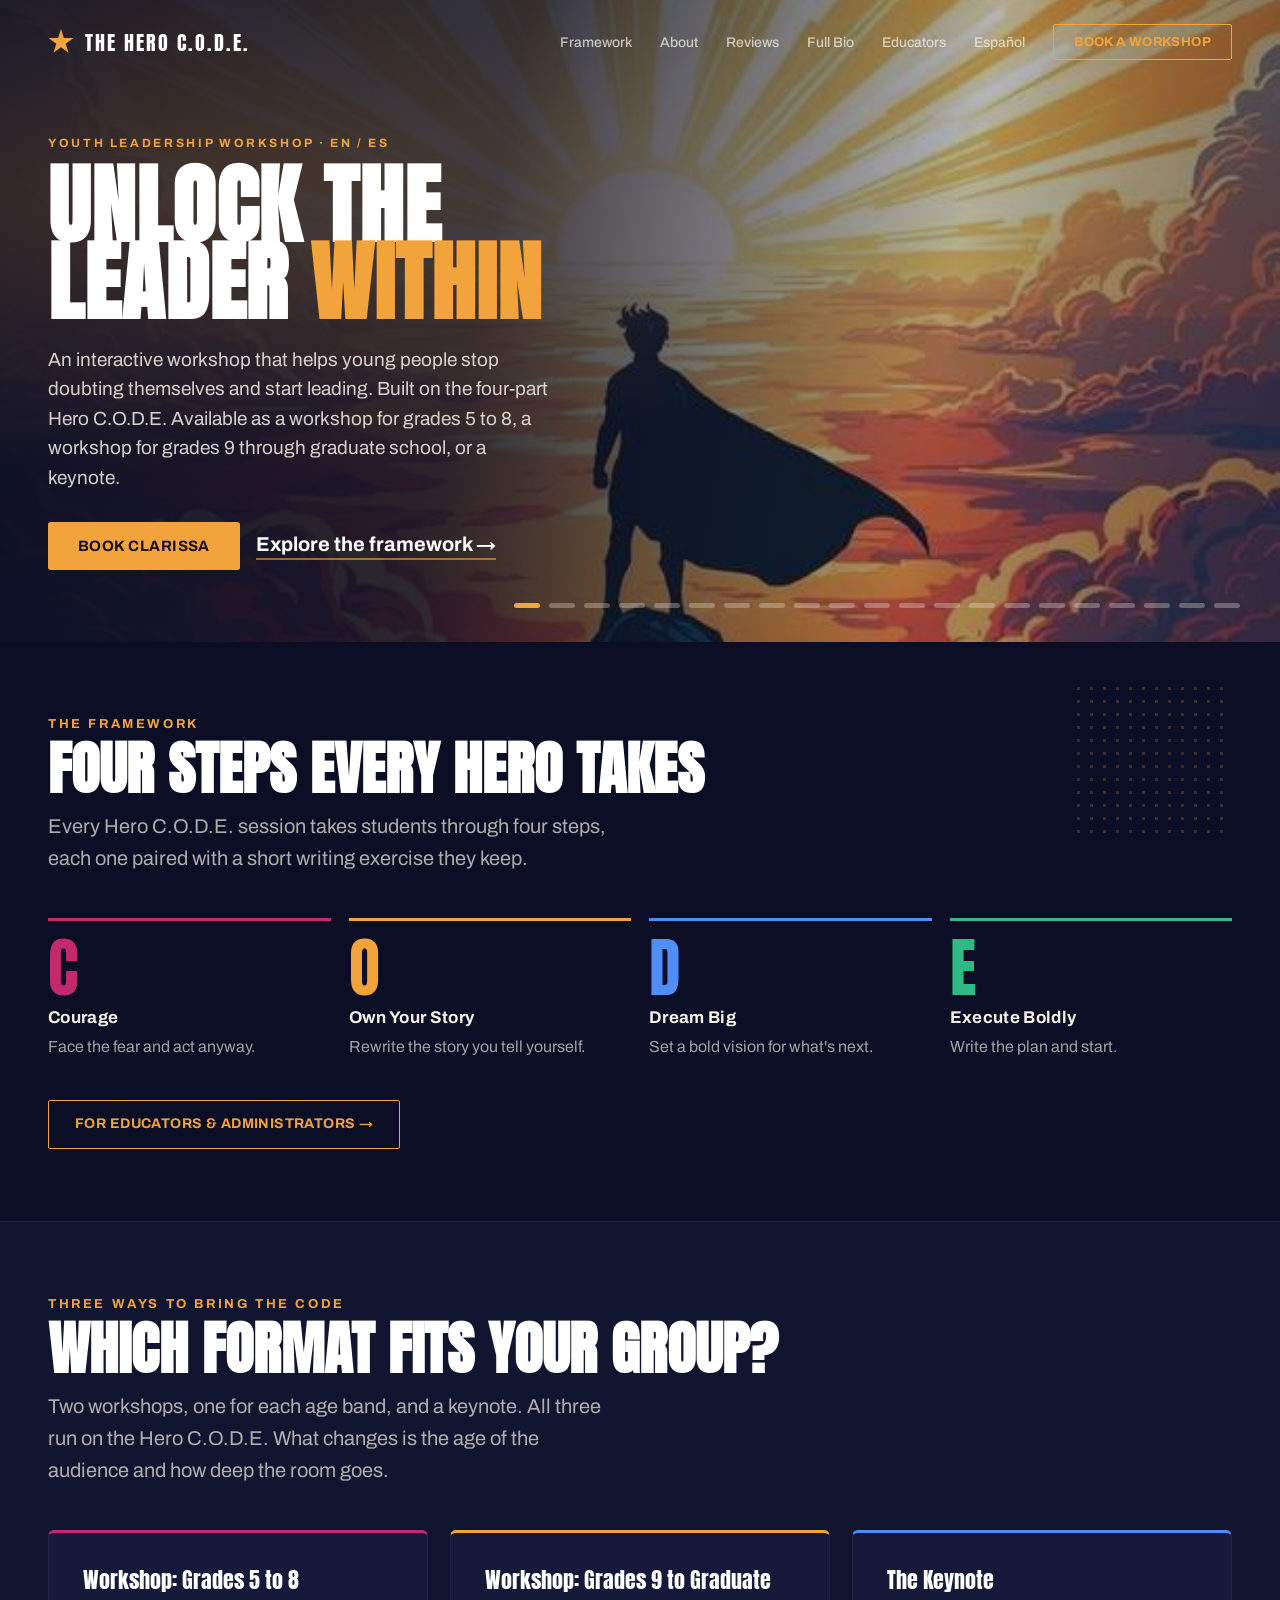
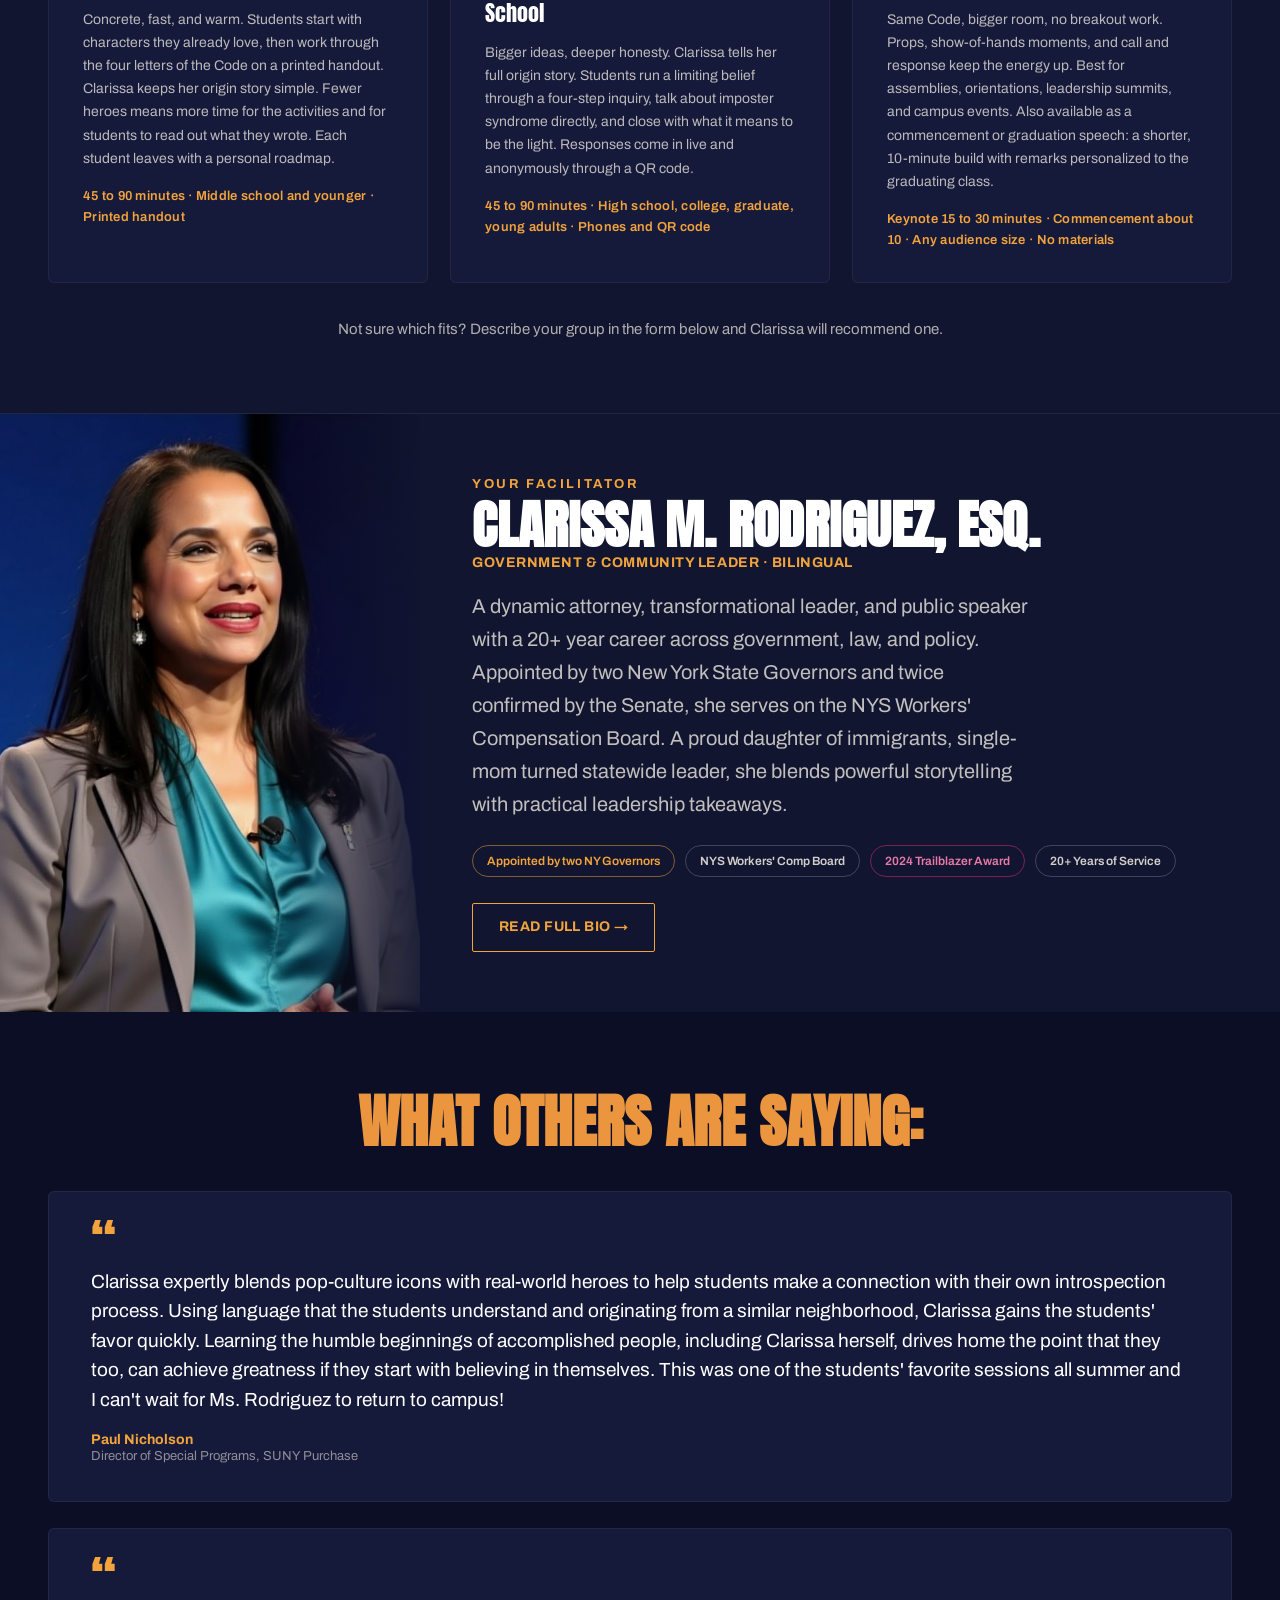
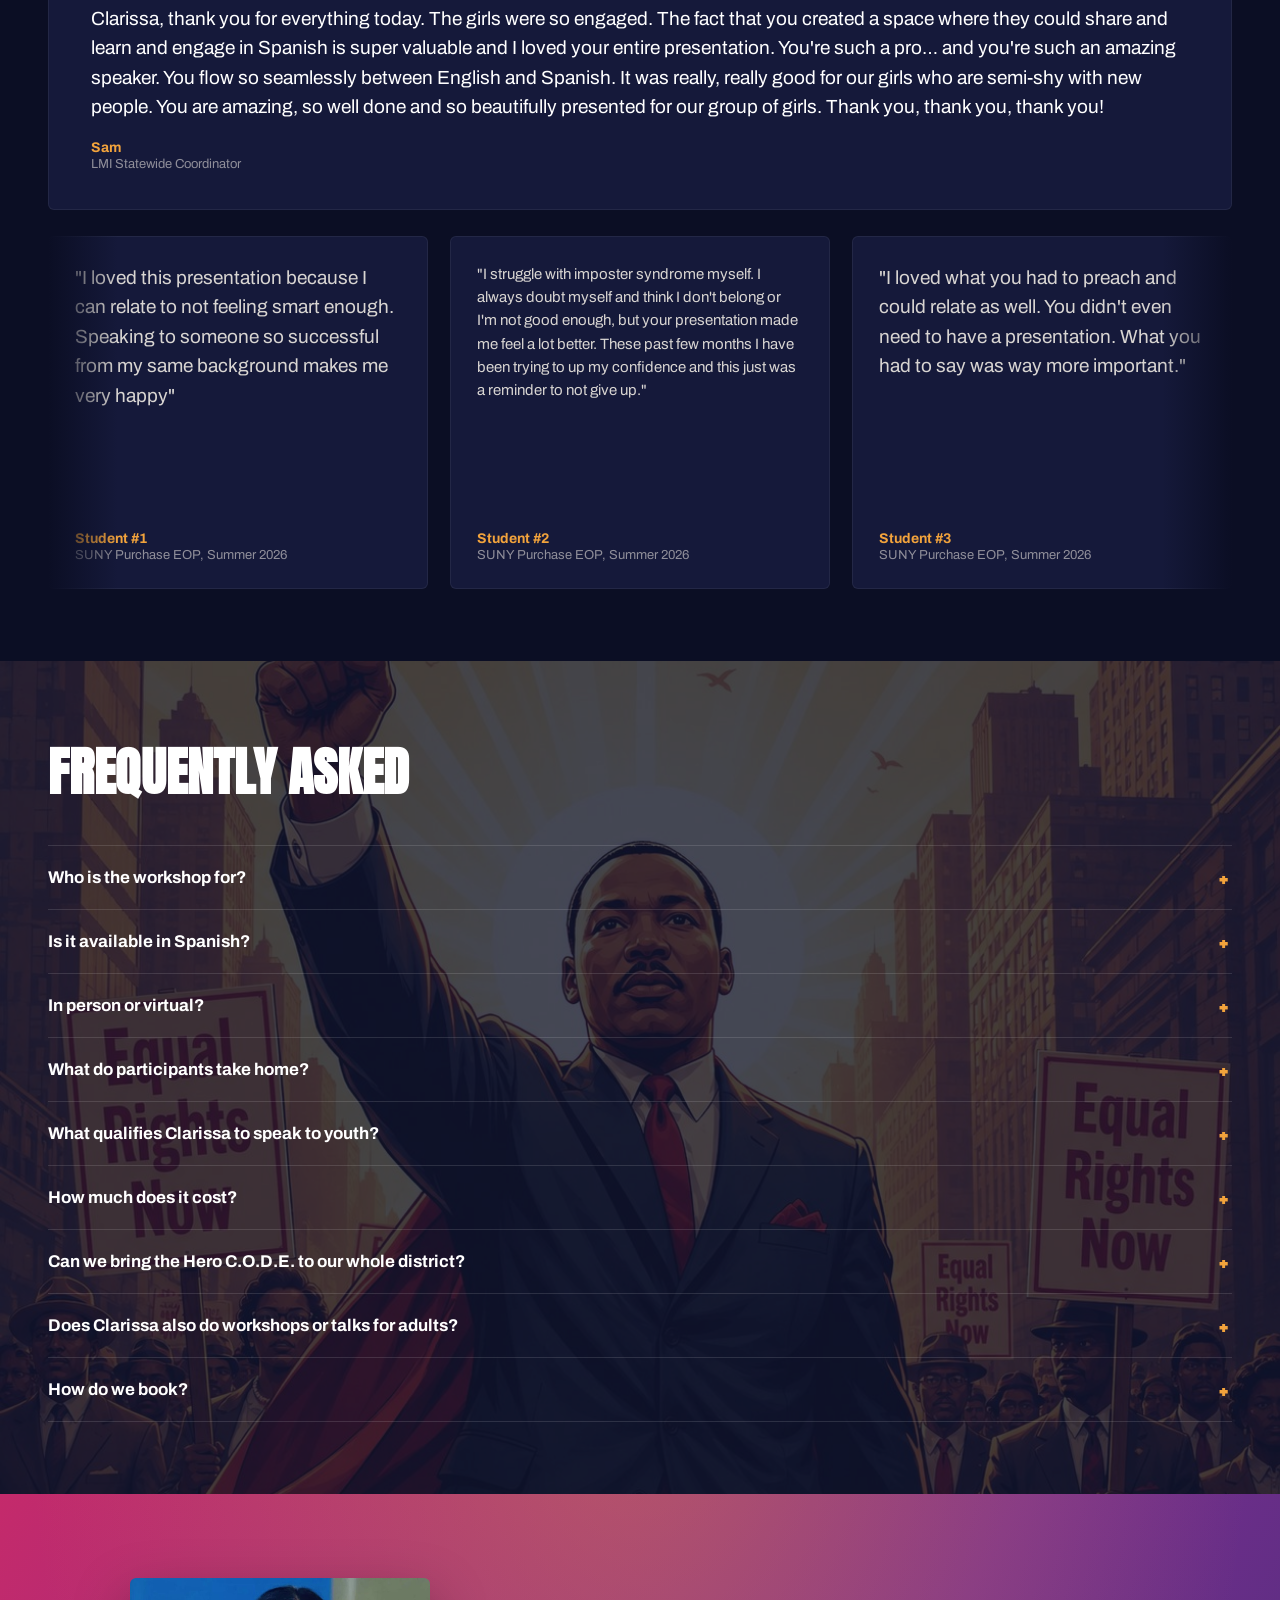
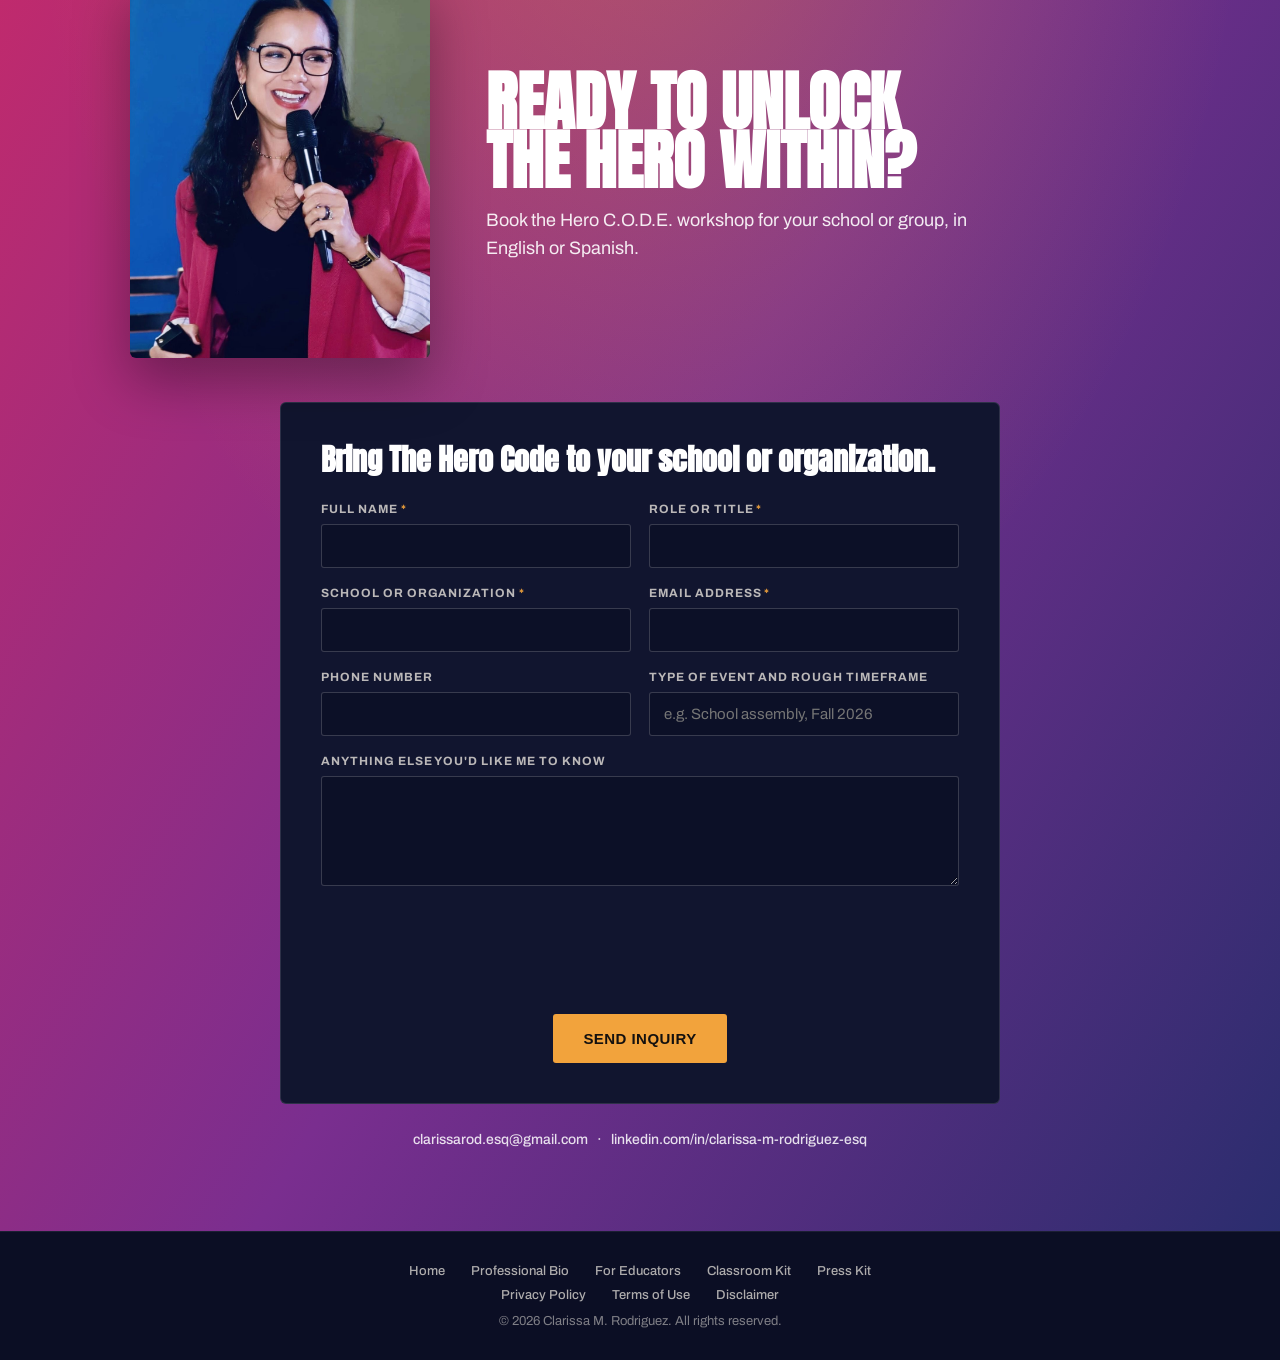
<file: index.html>
<!DOCTYPE html>
<html lang="en">
<head>
<meta charset="utf-8">
<meta name="viewport" content="width=device-width, initial-scale=1">
<title>The Hero C.O.D.E. Youth Leadership Workshop with Clarissa M. Rodriguez, Esq.</title>
<meta name="description" content="An interactive youth leadership workshop that helps young people stop doubting themselves and start leading. Built on the four-part Hero C.O.D.E. Available in English and Spanish.">
<link rel="canonical" href="https://www.theherocodetalk.com/">
<link rel="icon" href="images/favicon.svg" type="image/svg+xml">
<link rel="icon" href="images/favicon-32.png" type="image/png" sizes="32x32">
<link rel="apple-touch-icon" href="images/apple-touch-icon.png">
<meta name="theme-color" content="#0B0E24">
<meta property="og:type" content="website">
<meta property="og:site_name" content="The Hero C.O.D.E.">
<meta property="og:title" content="The Hero C.O.D.E. Youth Leadership Workshop">
<meta property="og:description" content="An interactive youth leadership workshop that helps young people stop doubting themselves and start leading. Built on the four-part Hero C.O.D.E. Available in English and Spanish.">
<meta property="og:url" content="https://www.theherocodetalk.com/">
<meta property="og:image" content="https://www.theherocodetalk.com/images/og-card.jpg">
<meta property="og:image:width" content="1200">
<meta property="og:image:height" content="630">
<meta name="twitter:card" content="summary_large_image">
<link rel="preconnect" href="https://fonts.googleapis.com">
<link rel="preconnect" href="https://fonts.gstatic.com" crossorigin>
<link href="https://fonts.googleapis.com/css2?family=Anton&family=Archivo:wght@400;500;600;700;800&display=swap" rel="stylesheet">
<link rel="stylesheet" href="css/styles.css">
</head>
<body>

<!-- ============ HERO BANNER w/ SLIDESHOW ============ -->
<header class="hero">
  <img src="images/hero-summit.jpg" alt="Hero at the summit" class="hero__slide is-active">
  <img src="images/people/mlk-march-comic.jpg" alt="Dr. Martin Luther King Jr." class="hero__slide" style="object-position:center 22%">
  <img src="images/people/frida-kahlo-es-comic.jpg" alt="Frida Kahlo" class="hero__slide" style="object-position:center 24%">
  <img src="images/people/einstein-comic.jpg" alt="Albert Einstein" class="hero__slide" style="object-position:center 28%">
  <img src="images/people/celia-cruz-comic.jpg" alt="Celia Cruz" class="hero__slide" style="object-position:center 20%">
  <img src="images/people/gandhi-comic.jpg" alt="Mahatma Gandhi" class="hero__slide" style="object-position:center 18%">
  <img src="images/people/lin-manuel-comic.jpg" alt="Lin-Manuel Miranda" class="hero__slide" style="object-position:center 24%">
  <img src="images/people/harvey-milk-comic.jpg" alt="Harvey Milk" class="hero__slide" style="object-position:center 20%">
  <img src="images/people/bruce-lee-comic.jpg" alt="Bruce Lee" class="hero__slide" style="object-position:center 26%">
  <img src="images/people/michael-jordan-comic.jpg" alt="Michael Jordan" class="hero__slide" style="object-position:center 30%">
  <img src="images/people/dolores-huerta-comic.jpg" alt="Dolores Huerta" class="hero__slide" style="object-position:center 25%">
  <img src="images/people/young-queen-comic.jpg" alt="Young leader: Take Risks" class="hero__slide" style="object-position:center 30%">
  <img src="images/people/nyc-bus-comic.jpg" alt="New York City crosstown bus" class="hero__slide" style="object-position:center 40%">
  <img src="images/people/roberto-clemente-comic.jpg" alt="Roberto Clemente" class="hero__slide" style="object-position:center 28%">
  <img src="images/people/sonia-sotomayor-comic.jpg" alt="Justice Sonia Sotomayor" class="hero__slide" style="object-position:center 22%">
  <img src="images/people/yoda-comic.jpg" alt="Yoda" class="hero__slide" style="object-position:center 25%">
  <img src="images/people/audre-lorde-comic.jpg" alt="Audre Lorde" class="hero__slide" style="object-position:center 25%">
  <img src="images/people/greta-thunberg-comic.jpg" alt="Greta Thunberg" class="hero__slide" style="object-position:center 20%">
  <img src="images/people/mirabal-sisters-comic.jpg" alt="The Mirabal Sisters" class="hero__slide" style="object-position:center 30%">
  <img src="images/people/thurgood-marshall-comic.jpg" alt="Justice Thurgood Marshall" class="hero__slide" style="object-position:center 22%">
  <img src="images/missing-puzzle-piece.jpg" alt="Somewhere in this city, I belong" class="hero__slide" style="object-position:center 55%">
  <div class="hero__shade"></div>
  <div class="hero__glow"></div>

  <nav class="nav">
    <a class="nav__brand" href="#top">
      <span class="nav__star" aria-hidden="true"></span>
      <span class="nav__wordmark">THE HERO C.O.D.E.</span>
    </a>
    <div class="nav__links">
      <a class="nav__link" href="#framework">Framework</a>
      <a class="nav__link" href="#about">About</a>
      <a class="nav__link" href="#reviews">Reviews</a>
      <a class="nav__link" href="bio.html">Full Bio</a>
      <a class="nav__link" href="educators.html">Educators</a>
      <a class="nav__link nav__link--es" href="https://www-theherocodetalk-com.translate.goog/?_x_tr_sl=en&amp;_x_tr_tl=es&amp;_x_tr_hl=es" rel="noopener">Espa&ntilde;ol</a>
      <a class="btn-outline" href="#contact">Book a Workshop</a>
    </div>
  </nav>

  <div class="hero__content">
    <span class="hero__kicker">Youth Leadership Workshop &middot; EN / ES</span>
    <h1 class="hero__title">UNLOCK THE<br>LEADER <em>WITHIN</em></h1>
    <p class="hero__lede">An interactive workshop that helps young people stop doubting themselves and start leading. Built on the four-part Hero C.O.D.E. Available as a workshop for grades 5 to 8, a workshop for grades 9 through graduate school, or a keynote.</p>
    <div class="hero__actions">
      <a class="btn-primary" href="#contact">Book Clarissa</a>
      <a class="link-underline" href="#framework">Explore the framework &rarr;</a>
    </div>
  </div>

  <div class="hero__dots" role="tablist" aria-label="Slideshow"></div>
</header>

<!-- ============ THE C.O.D.E. FRAMEWORK ============ -->
<section class="framework" id="framework">
  <div class="framework__dots" aria-hidden="true"></div>
  <span class="kicker">The Framework</span>
  <h2>FOUR STEPS EVERY HERO TAKES</h2>
  <p class="framework__intro">Every Hero C.O.D.E. session takes students through four steps, each one paired with a short writing exercise they keep.</p>
  <div class="framework__grid">
    <div class="move move--c">
      <div class="move__letter">C</div>
      <h3>Courage</h3>
      <p>Face the fear and act anyway.</p>
    </div>
    <div class="move move--o">
      <div class="move__letter">O</div>
      <h3>Own Your Story</h3>
      <p>Rewrite the story you tell yourself.</p>
    </div>
    <div class="move move--d">
      <div class="move__letter">D</div>
      <h3>Dream Big</h3>
      <p>Set a bold vision for what's next.</p>
    </div>
    <div class="move move--e">
      <div class="move__letter">E</div>
      <h3>Execute Boldly</h3>
      <p>Write the plan and start.</p>
    </div>
  </div>
  <div class="section-cta">
    <a class="btn-outline btn-outline--lg" href="educators.html">For Educators &amp; Administrators &rarr;</a>
  </div>
</section>

<!-- ============ WORKSHOP OR KEYNOTE ============ -->
<section class="formats" id="formats">
  <span class="kicker">Three Ways to Bring the Code</span>
  <h2>WHICH FORMAT FITS YOUR GROUP?</h2>
  <p class="framework__intro">Two workshops, one for each age band, and a keynote. All three run on the Hero C.O.D.E. What changes is the age of the audience and how deep the room goes.</p>
  <div class="card-grid card-grid--3">
    <div class="info-card info-card--magenta">
      <h3>Workshop: Grades 5 to 8</h3>
      <p>Concrete, fast, and warm. Students start with characters they already love, then work through the four letters of the Code on a printed handout. Clarissa keeps her origin story simple. Fewer heroes means more time for the activities and for students to read out what they wrote. Each student leaves with a personal roadmap.</p>
      <p class="info-card__meta">45 to 90 minutes &middot; Middle school and younger &middot; Printed handout</p>
    </div>
    <div class="info-card info-card--gold">
      <h3>Workshop: Grades 9 to Graduate School</h3>
      <p>Bigger ideas, deeper honesty. Clarissa tells her full origin story. Students run a limiting belief through a four-step inquiry, talk about imposter syndrome directly, and close with what it means to be the light. Responses come in live and anonymously through a QR code.</p>
      <p class="info-card__meta">45 to 90 minutes &middot; High school, college, graduate, young adults &middot; Phones and QR code</p>
    </div>
    <div class="info-card info-card--blue">
      <h3>The Keynote</h3>
      <p>Same Code, bigger room, no breakout work. Props, show-of-hands moments, and call and response keep the energy up. Best for assemblies, orientations, leadership summits, and campus events. Also available as a commencement or graduation speech: a shorter, 10-minute build with remarks personalized to the graduating class.</p>
      <p class="info-card__meta">Keynote 15 to 30 minutes &middot; Commencement about 10 &middot; Any audience size &middot; No materials</p>
    </div>
  </div>
  <p class="formats__note">Not sure which fits? Describe your group in the form below and Clarissa will recommend one.</p>
</section>

<!-- ============ FACILITATOR BIO ============ -->
<section class="about" id="about">
  <div class="about__media">
    <img src="images/clarissa-headshot.jpg" alt="Clarissa M. Rodriguez">
    <div class="about__fade"></div>
  </div>
  <div class="about__body">
    <span class="kicker">Your Facilitator</span>
    <h2>CLARISSA M. RODRIGUEZ, ESQ.</h2>
    <p class="about__subtitle">GOVERNMENT &amp; COMMUNITY LEADER &middot; BILINGUAL</p>
    <p class="about__bio">A dynamic attorney, transformational leader, and public speaker with a 20+ year career across government, law, and policy. Appointed by two New York State Governors and twice confirmed by the Senate, she serves on the NYS Workers' Compensation Board. A proud daughter of immigrants, single-mom turned statewide leader, she blends powerful storytelling with practical leadership takeaways.</p>
    <div class="pills">
      <span class="pill pill--gold">Appointed by two NY Governors</span>
      <span class="pill">NYS Workers' Comp Board</span>
      <span class="pill pill--pink">2024 Trailblazer Award</span>
      <span class="pill">20+ Years of Service</span>
    </div>
    <div class="about__cta">
      <a class="btn-outline btn-outline--lg" href="bio.html">Read Full Bio &rarr;</a>
    </div>
  </div>
</section>

<!-- ============ TESTIMONIALS ============ -->
<section class="reviews" id="reviews">
  <div class="reviews__head">
    <h2>WHAT OTHERS ARE SAYING:</h2>
  </div>
  <div class="quote-card quote-card--featured">
    <div class="quote-card__mark" aria-hidden="true">&ldquo;</div>
    <p class="quote-card__text">Clarissa expertly blends pop-culture icons with real-world heroes to help students make a connection with their own introspection process. Using language that the students understand and originating from a similar neighborhood, Clarissa gains the students' favor quickly. Learning the humble beginnings of accomplished people, including Clarissa herself, drives home the point that they too, can achieve greatness if they start with believing in themselves. This was one of the students' favorite sessions all summer and I can't wait for Ms. Rodriguez to return to campus!</p>
    <p class="quote-card__name">Paul Nicholson</p>
    <p class="quote-card__role">Director of Special Programs, SUNY Purchase</p>
  </div>
  <div class="quote-card quote-card--featured">
    <div class="quote-card__mark" aria-hidden="true">&ldquo;</div>
    <p class="quote-card__text">Clarissa, thank you for everything today. The girls were so engaged. The fact that you created a space where they could share and learn and engage in Spanish is super valuable and I loved your entire presentation. You're such a pro&hellip; and you're such an amazing speaker. You flow so seamlessly between English and Spanish. It was really, really good for our girls who are semi-shy with new people. You are amazing, so well done and so beautifully presented for our group of girls. Thank you, thank you, thank you!</p>
    <p class="quote-card__name">Sam</p>
    <p class="quote-card__role">LMI Statewide Coordinator</p>
  </div>
  <div class="marquee">
    <div class="marquee__fade marquee__fade--left" aria-hidden="true"></div>
    <div class="marquee__fade marquee__fade--right" aria-hidden="true"></div>
    <div class="marquee__track">
      <div class="marquee__group">
        <div class="quote-card quote-card--marquee quote-card--lg">
          <p class="quote-card__text">"I loved this presentation because I can relate to not feeling smart enough. Speaking to someone so successful from my same background makes me very happy"</p>
          <p class="quote-card__name">Student #1</p>
          <p class="quote-card__role">SUNY Purchase EOP, Summer 2026</p>
        </div>
        <div class="quote-card quote-card--marquee quote-card--md">
          <p class="quote-card__text">"I struggle with imposter syndrome myself. I always doubt myself and think I don't belong or I'm not good enough, but your presentation made me feel a lot better. These past few months I have been trying to up my confidence and this just was a reminder to not give up."</p>
          <p class="quote-card__name">Student #2</p>
          <p class="quote-card__role">SUNY Purchase EOP, Summer 2026</p>
        </div>
        <div class="quote-card quote-card--marquee quote-card--lg">
          <p class="quote-card__text">"I loved what you had to preach and could relate as well. You didn't even need to have a presentation. What you had to say was way more important."</p>
          <p class="quote-card__name">Student #3</p>
          <p class="quote-card__role">SUNY Purchase EOP, Summer 2026</p>
        </div>
        <div class="quote-card quote-card--marquee quote-card--md">
          <div class="quote-card__stars" aria-hidden="true">&#9733;&#9733;&#9733;&#9733;&#9733;</div>
          <p class="quote-card__text">"Your presentation was so inspiring. I loved how the girls were so engaged, listening and participating. I personally enjoyed it as much as the girls; I know it was a God-given moment that I needed to attend that day. I will certainly be referencing your presentation to many people I know would benefit from it."</p>
          <p class="quote-card__name">Desire</p>
          <p class="quote-card__role">Mentor, LMI</p>
        </div>
        <div class="quote-card quote-card--marquee quote-card--lg">
          <div class="quote-card__stars" aria-hidden="true">&#9733;&#9733;&#9733;&#9733;&#9733;</div>
          <p class="quote-card__text">"Incredible presentation! I love the manner in which it leads the girls to think about their own powers and potential for the future."</p>
          <p class="quote-card__name">Fulvia</p>
          <p class="quote-card__role">Mentor, LMI</p>
        </div>
        <div class="quote-card quote-card--marquee">
          <div class="quote-card__stars" aria-hidden="true">&#9733;&#9733;&#9733;&#9733;&#9733;</div>
          <p class="quote-card__text">"Fantastic! Enjoyed how you wove your personal story into the presentation. It gave the girls a tangible and excellent example that they could relate to as part of the exercise."</p>
          <p class="quote-card__name">Belkis</p>
          <p class="quote-card__role">Mentor, LMI</p>
        </div>
        <div class="quote-card quote-card--marquee">
          <p class="quote-card__text">"The Hero C.O.D.E. workshop was informative, engaging and transformative: it taught our participants key skills for actualizing their dreams and goals."</p>
          <p class="quote-card__name">Jennifer Rogers</p>
          <p class="quote-card__role">Site Coordinator, Statewide Youth Mentoring Program</p>
        </div>
        <div class="quote-card quote-card--marquee">
          <p class="quote-card__text">"An inspiring role model and a highly effective speaker, offering clear, practical guidance to help students prepare for life after graduation."</p>
          <p class="quote-card__name">Dr. Mery Diaz, DSW, LCSW</p>
          <p class="quote-card__role">Faculty Director, CREAR Futuros &middot; CUNY</p>
        </div>
        <div class="quote-card quote-card--marquee">
          <p class="quote-card__text">"Motivational and age-appropriate for young people. Students need role models like you, and you accomplished exactly that."</p>
          <p class="quote-card__name">Dean Ana Garcia Reyes</p>
          <p class="quote-card__role">Hostos Community College &middot; CUNY</p>
        </div>
        <div class="quote-card quote-card--marquee quote-card--sm">
          <div class="quote-card__stars" aria-hidden="true">&#9733;&#9733;&#9733;&#9733;&#9733;</div>
          <p class="quote-card__text">"The presentation's interactive framework proved to be the most resonant element for the participants. By using a superhero-themed story as a relatable anchor, Clarissa kept engagement high. This structure facilitated meaningful breakout discussions, allowing the girls to process Clarissa's prompts directly with their mentors and translate abstract concepts into personal insights. I personally loved the session! The superhero framing was a hit, and the insights shared were very relevant."</p>
          <p class="quote-card__name">Principal Soto</p>
          <p class="quote-card__role">Bronx, NY</p>
        </div>
      </div>
      <div class="marquee__group" aria-hidden="true">
        <div class="quote-card quote-card--marquee quote-card--lg">
          <p class="quote-card__text">"I loved this presentation because I can relate to not feeling smart enough. Speaking to someone so successful from my same background makes me very happy"</p>
          <p class="quote-card__name">Student #1</p>
          <p class="quote-card__role">SUNY Purchase EOP, Summer 2026</p>
        </div>
        <div class="quote-card quote-card--marquee quote-card--md">
          <p class="quote-card__text">"I struggle with imposter syndrome myself. I always doubt myself and think I don't belong or I'm not good enough, but your presentation made me feel a lot better. These past few months I have been trying to up my confidence and this just was a reminder to not give up."</p>
          <p class="quote-card__name">Student #2</p>
          <p class="quote-card__role">SUNY Purchase EOP, Summer 2026</p>
        </div>
        <div class="quote-card quote-card--marquee quote-card--lg">
          <p class="quote-card__text">"I loved what you had to preach and could relate as well. You didn't even need to have a presentation. What you had to say was way more important."</p>
          <p class="quote-card__name">Student #3</p>
          <p class="quote-card__role">SUNY Purchase EOP, Summer 2026</p>
        </div>
        <div class="quote-card quote-card--marquee quote-card--md">
          <div class="quote-card__stars" aria-hidden="true">&#9733;&#9733;&#9733;&#9733;&#9733;</div>
          <p class="quote-card__text">"Your presentation was so inspiring. I loved how the girls were so engaged, listening and participating. I personally enjoyed it as much as the girls; I know it was a God-given moment that I needed to attend that day. I will certainly be referencing your presentation to many people I know would benefit from it."</p>
          <p class="quote-card__name">Desire</p>
          <p class="quote-card__role">Mentor, LMI</p>
        </div>
        <div class="quote-card quote-card--marquee quote-card--lg">
          <div class="quote-card__stars" aria-hidden="true">&#9733;&#9733;&#9733;&#9733;&#9733;</div>
          <p class="quote-card__text">"Incredible presentation! I love the manner in which it leads the girls to think about their own powers and potential for the future."</p>
          <p class="quote-card__name">Fulvia</p>
          <p class="quote-card__role">Mentor, LMI</p>
        </div>
        <div class="quote-card quote-card--marquee">
          <div class="quote-card__stars" aria-hidden="true">&#9733;&#9733;&#9733;&#9733;&#9733;</div>
          <p class="quote-card__text">"Fantastic! Enjoyed how you wove your personal story into the presentation. It gave the girls a tangible and excellent example that they could relate to as part of the exercise."</p>
          <p class="quote-card__name">Belkis</p>
          <p class="quote-card__role">Mentor, LMI</p>
        </div>
        <div class="quote-card quote-card--marquee">
          <p class="quote-card__text">"The Hero C.O.D.E. workshop was informative, engaging and transformative: it taught our participants key skills for actualizing their dreams and goals."</p>
          <p class="quote-card__name">Jennifer Rogers</p>
          <p class="quote-card__role">Site Coordinator, Statewide Youth Mentoring Program</p>
        </div>
        <div class="quote-card quote-card--marquee">
          <p class="quote-card__text">"An inspiring role model and a highly effective speaker, offering clear, practical guidance to help students prepare for life after graduation."</p>
          <p class="quote-card__name">Dr. Mery Diaz, DSW, LCSW</p>
          <p class="quote-card__role">Faculty Director, CREAR Futuros &middot; CUNY</p>
        </div>
        <div class="quote-card quote-card--marquee">
          <p class="quote-card__text">"Motivational and age-appropriate for young people. Students need role models like you, and you accomplished exactly that."</p>
          <p class="quote-card__name">Dean Ana Garcia Reyes</p>
          <p class="quote-card__role">Hostos Community College &middot; CUNY</p>
        </div>
        <div class="quote-card quote-card--marquee quote-card--sm">
          <div class="quote-card__stars" aria-hidden="true">&#9733;&#9733;&#9733;&#9733;&#9733;</div>
          <p class="quote-card__text">"The presentation's interactive framework proved to be the most resonant element for the participants. By using a superhero-themed story as a relatable anchor, Clarissa kept engagement high. This structure facilitated meaningful breakout discussions, allowing the girls to process Clarissa's prompts directly with their mentors and translate abstract concepts into personal insights. I personally loved the session! The superhero framing was a hit, and the insights shared were very relevant."</p>
          <p class="quote-card__name">Principal Soto</p>
          <p class="quote-card__role">Bronx, NY</p>
        </div>
      </div>
    </div>
  </div>
</section>

<!-- ============ FAQ w/ rotating background ============ -->
<section class="faq" id="faq">
  <img class="faq__bg is-active" src="images/people/mlk-march-comic.jpg" alt="" style="object-position:center 22%">
  <img class="faq__bg" src="images/people/frida-kahlo-es-comic.jpg" alt="" style="object-position:center 24%">
  <img class="faq__bg" src="images/people/celia-cruz-comic.jpg" alt="" style="object-position:center 20%">
  <img class="faq__bg" src="images/people/michael-jordan-comic.jpg" alt="" style="object-position:center 30%">
  <img class="faq__bg" src="images/people/dolores-huerta-comic.jpg" alt="" style="object-position:center 25%">
  <img class="faq__bg" src="images/people/sonia-sotomayor-comic.jpg" alt="" style="object-position:center 22%">
  <img class="faq__bg" src="images/people/roberto-clemente-comic.jpg" alt="" style="object-position:center 28%">
  <img class="faq__bg" src="images/people/greta-thunberg-comic.jpg" alt="" style="object-position:center 20%">
  <img class="faq__bg" src="images/people/thurgood-marshall-comic.jpg" alt="" style="object-position:center 22%">
  <img class="faq__bg" src="images/people/audre-lorde-comic.jpg" alt="" style="object-position:center 25%">
  <div class="faq__scrim" aria-hidden="true"></div>
  <h2>FREQUENTLY ASKED</h2>
  <div class="faq__list">
    <details class="faq__item" name="faq">
      <summary class="faq__q">Who is the workshop for?</summary>
      <p class="faq__a">Young people from grades 5 through graduate school. There are two workshops, one for grades 5 to 8 and one for grades 9 through graduate school, plus a keynote or commencement address for any age.</p>
    </details>
    <details class="faq__item" name="faq">
      <summary class="faq__q">Is it available in Spanish?</summary>
      <p class="faq__a">Yes. The Hero C.O.D.E. can be delivered fully in English, Spanish or bilingual.</p>
    </details>
    <details class="faq__item" name="faq">
      <summary class="faq__q">In person or virtual?</summary>
      <p class="faq__a">Both. Clarissa presents on-site for schools and groups, or remotely for distributed audiences.</p>
    </details>
    <details class="faq__item" name="faq">
      <summary class="faq__q">What do participants take home?</summary>
      <p class="faq__a">Students in grades 5 to 8 leave with their completed printed handout, including the roadmap they wrote from their future self, and a certificate of achievement to post in class or hang at home. Students in grades 9 and up work through their phones and leave with a twenty-year vision and commitments they can act on now. After the session, hosting educators receive discussion questions and a four-week plan for keeping the Code alive, as part of the <a href="kit.html">Classroom Kit &rarr;</a></p>
    </details>
    <details class="faq__item" name="faq">
      <summary class="faq__q">What qualifies Clarissa to speak to youth?</summary>
      <p class="faq__a">Clarissa is an attorney and former cabinet-level agency head who led a 1,000-person New York State agency, was appointed by two NY Governors and twice confirmed by the State Senate, and is admitted to the U.S. Supreme Court Bar. A bilingual keynote speaker and mentor with the Governor's NYS Latina Mentoring Initiative, she began her career as a community organizer in the Bronx and Brooklyn, and she's a proud mom of two beautiful daughters. <a href="bio.html">Read her full bio &rarr;</a></p>
    </details>
    <details class="faq__item" name="faq">
      <summary class="faq__q">How much does it cost?</summary>
      <p class="faq__a">Pricing depends on format, length, travel, and group size. <a href="#contact">Contact Clarissa</a> to talk through cost and packages. What she values most in return is honest feedback. Younger students fill out a printed form, older students respond through a QR code, and educators and administrators email her directly. Every host gets a copy of the results.</p>
    </details>
    <details class="faq__item" name="faq">
      <summary class="faq__q">Can we bring the Hero C.O.D.E. to our whole district?</summary>
      <p class="faq__a">Yes. A district licensing track is available to discuss. It can include facilitator guides, train-the-trainer certification, site licenses for multiple schools, and the full curriculum. <a href="#contact">Tell us about your district</a> in the form below and Clarissa will follow up.</p>
    </details>
    <details class="faq__item" name="faq">
      <summary class="faq__q">Does Clarissa also do workshops or talks for adults?</summary>
      <p class="faq__a">The Hero C.O.D.E. is for young people. For executives, nonprofits, government leaders, and conferences, Clarissa's adult keynotes and leadership talks live at <a href="https://www.clarissaspeaks.com/" target="_blank" rel="noopener">clarissaspeaks.com</a>.</p>
    </details>
    <details class="faq__item" name="faq">
      <summary class="faq__q">How do we book?</summary>
      <p class="faq__a">Send your dates, group size, and language preference through the form below and we'll build a custom session.</p>
    </details>
  </div>
</section>

<!-- ============ FINAL CTA + CONTACT FORM ============ -->
<section class="contact" id="contact">
  <div class="contact__glow"></div>
  <div class="contact__inner">
    <div class="contact__intro">
      <img class="contact__photo" src="images/clarissa-speaking-bellas.jpg" alt="Clarissa M. Rodriguez speaking">
      <div class="contact__intro-body">
        <h2>READY TO UNLOCK<br>THE HERO WITHIN?</h2>
        <p class="contact__lede">Book the Hero C.O.D.E. workshop for your school or group, in English or Spanish.</p>
      </div>
    </div>

    <div class="contact__card">
      <h3>Bring The Hero Code to your school or organization.</h3>
      <form name="booking-inquiry-2026" method="POST" action="/thank-you.html" data-netlify="true" netlify-honeypot="bot-field" data-netlify-recaptcha="true">
        <input type="hidden" name="form-name" value="booking-inquiry-2026">
        <p class="hp-field">
          <label>Don't fill this out if you're human: <input name="bot-field"></label>
        </p>
        <div class="form__grid">
          <div class="form__field">
            <label for="f-name">Full name <span class="req">*</span></label>
            <input id="f-name" type="text" name="name" required autocomplete="name">
          </div>
          <div class="form__field">
            <label for="f-role">Role or title <span class="req">*</span></label>
            <input id="f-role" type="text" name="role" required autocomplete="organization-title">
          </div>
          <div class="form__field">
            <label for="f-org">School or organization <span class="req">*</span></label>
            <input id="f-org" type="text" name="organization" required autocomplete="organization">
          </div>
          <div class="form__field">
            <label for="f-email">Email address <span class="req">*</span></label>
            <input id="f-email" type="email" name="email" required autocomplete="email">
          </div>
          <div class="form__field">
            <label for="f-phone">Phone number</label>
            <input id="f-phone" type="tel" name="phone" autocomplete="tel">
          </div>
          <div class="form__field">
            <label for="f-event">Type of event and rough timeframe</label>
            <input id="f-event" type="text" name="event-type" placeholder="e.g. School assembly, Fall 2026">
          </div>
          <div class="form__field form__field--full">
            <label for="f-message">Anything else you'd like me to know</label>
            <textarea id="f-message" name="message" rows="5"></textarea>
          </div>
          <div class="form__captcha">
            <div data-netlify-recaptcha="true"></div>
          </div>
          <div class="form__submit-row">
            <button class="btn-primary" type="submit">Send inquiry</button>
          </div>
        </div>
      </form>
    </div>

    <div class="contact__meta">
      <a href="mailto:clarissarod.esq@gmail.com">clarissarod.esq@gmail.com</a>
      &nbsp;&nbsp;&middot;&nbsp;&nbsp;
      <a href="https://linkedin.com/in/clarissa-m-rodriguez-esq" target="_blank" rel="noopener">linkedin.com/in/clarissa-m-rodriguez-esq</a>
    </div>
  </div>
</section>

<footer class="footer">
  <nav class="footer__links footer__links--site">
    <a href="/">Home</a>
    <a href="bio.html">Professional Bio</a>
    <a href="educators.html">For Educators</a>
    <a href="kit.html">Classroom Kit</a>
    <a href="press.html">Press Kit</a>
  </nav>
  <nav class="footer__links">
    <a href="privacy.html">Privacy Policy</a>
    <a href="terms.html">Terms of Use</a>
    <a href="disclaimer.html">Disclaimer</a>
  </nav>
  <p class="footer__copy">&copy; 2026 Clarissa M. Rodriguez. All rights reserved.</p>
</footer>

<script src="js/main.js"></script>
</body>
</html>
</file>
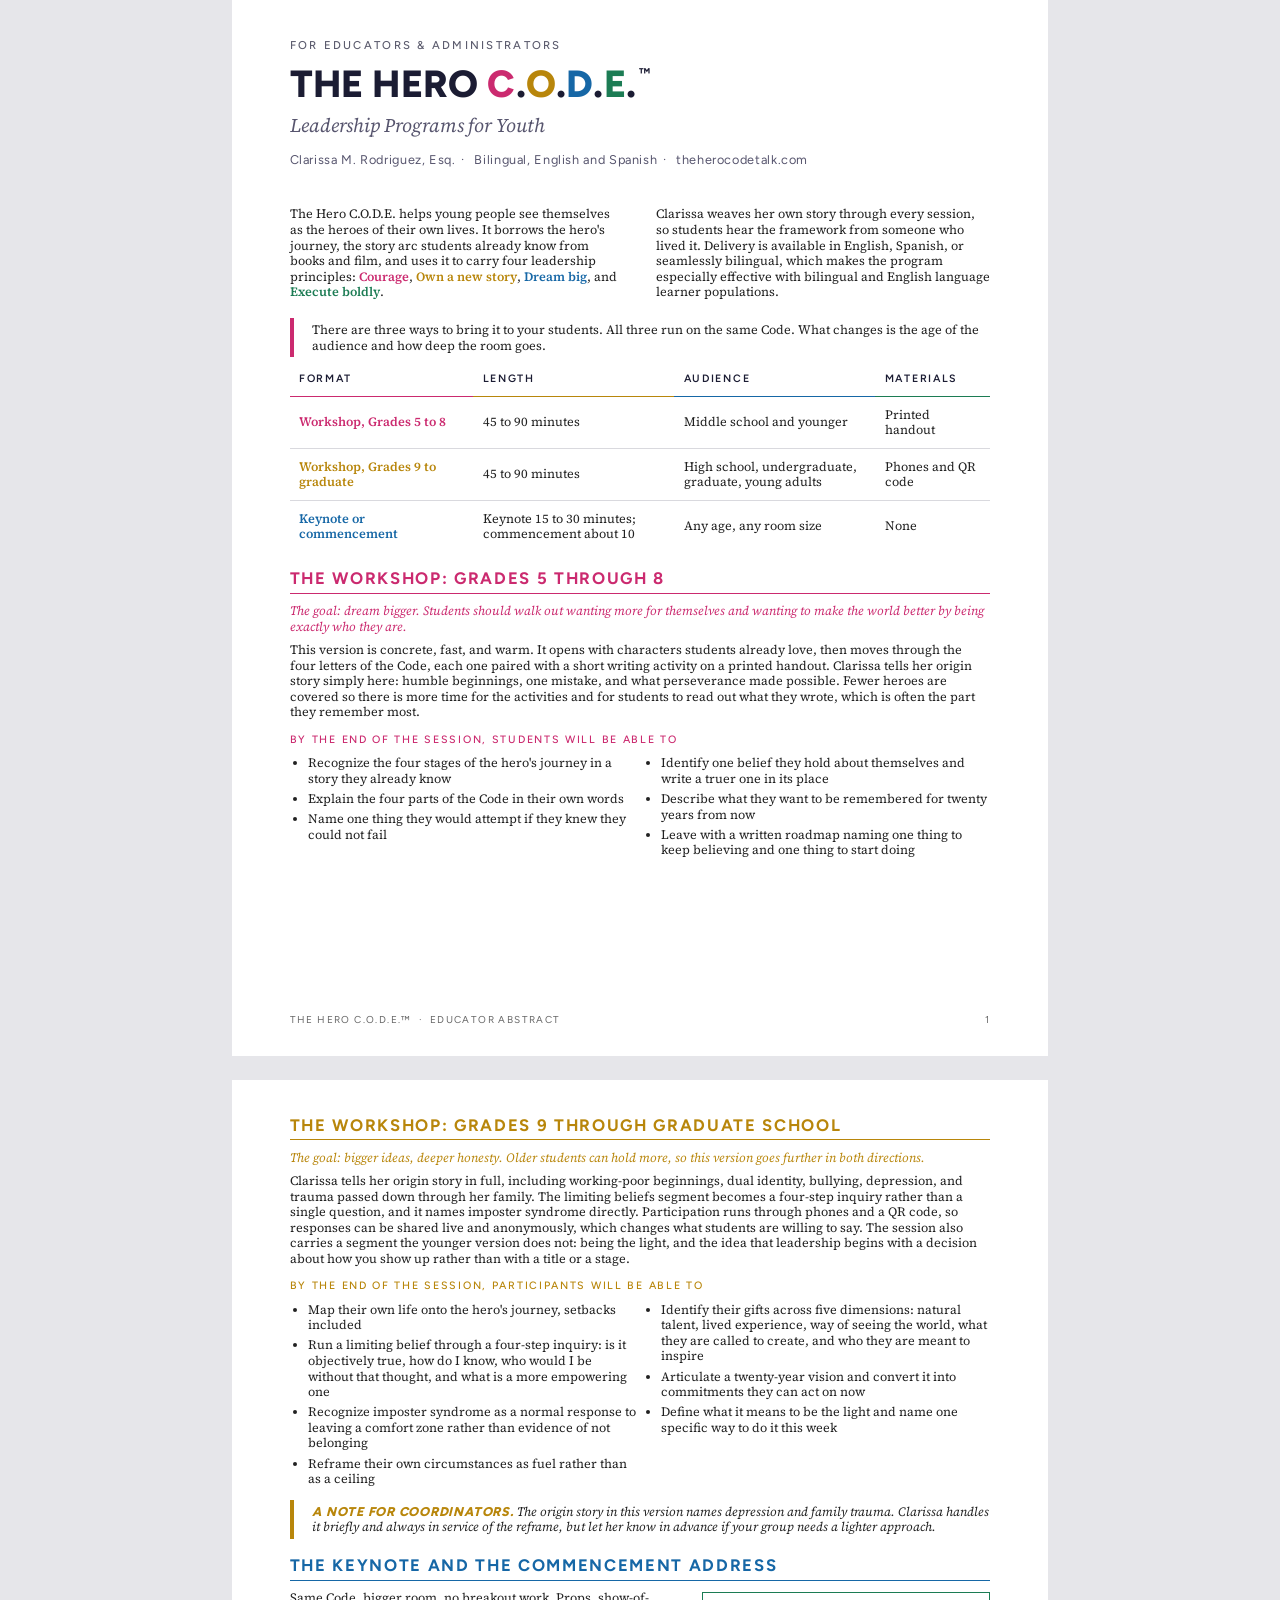
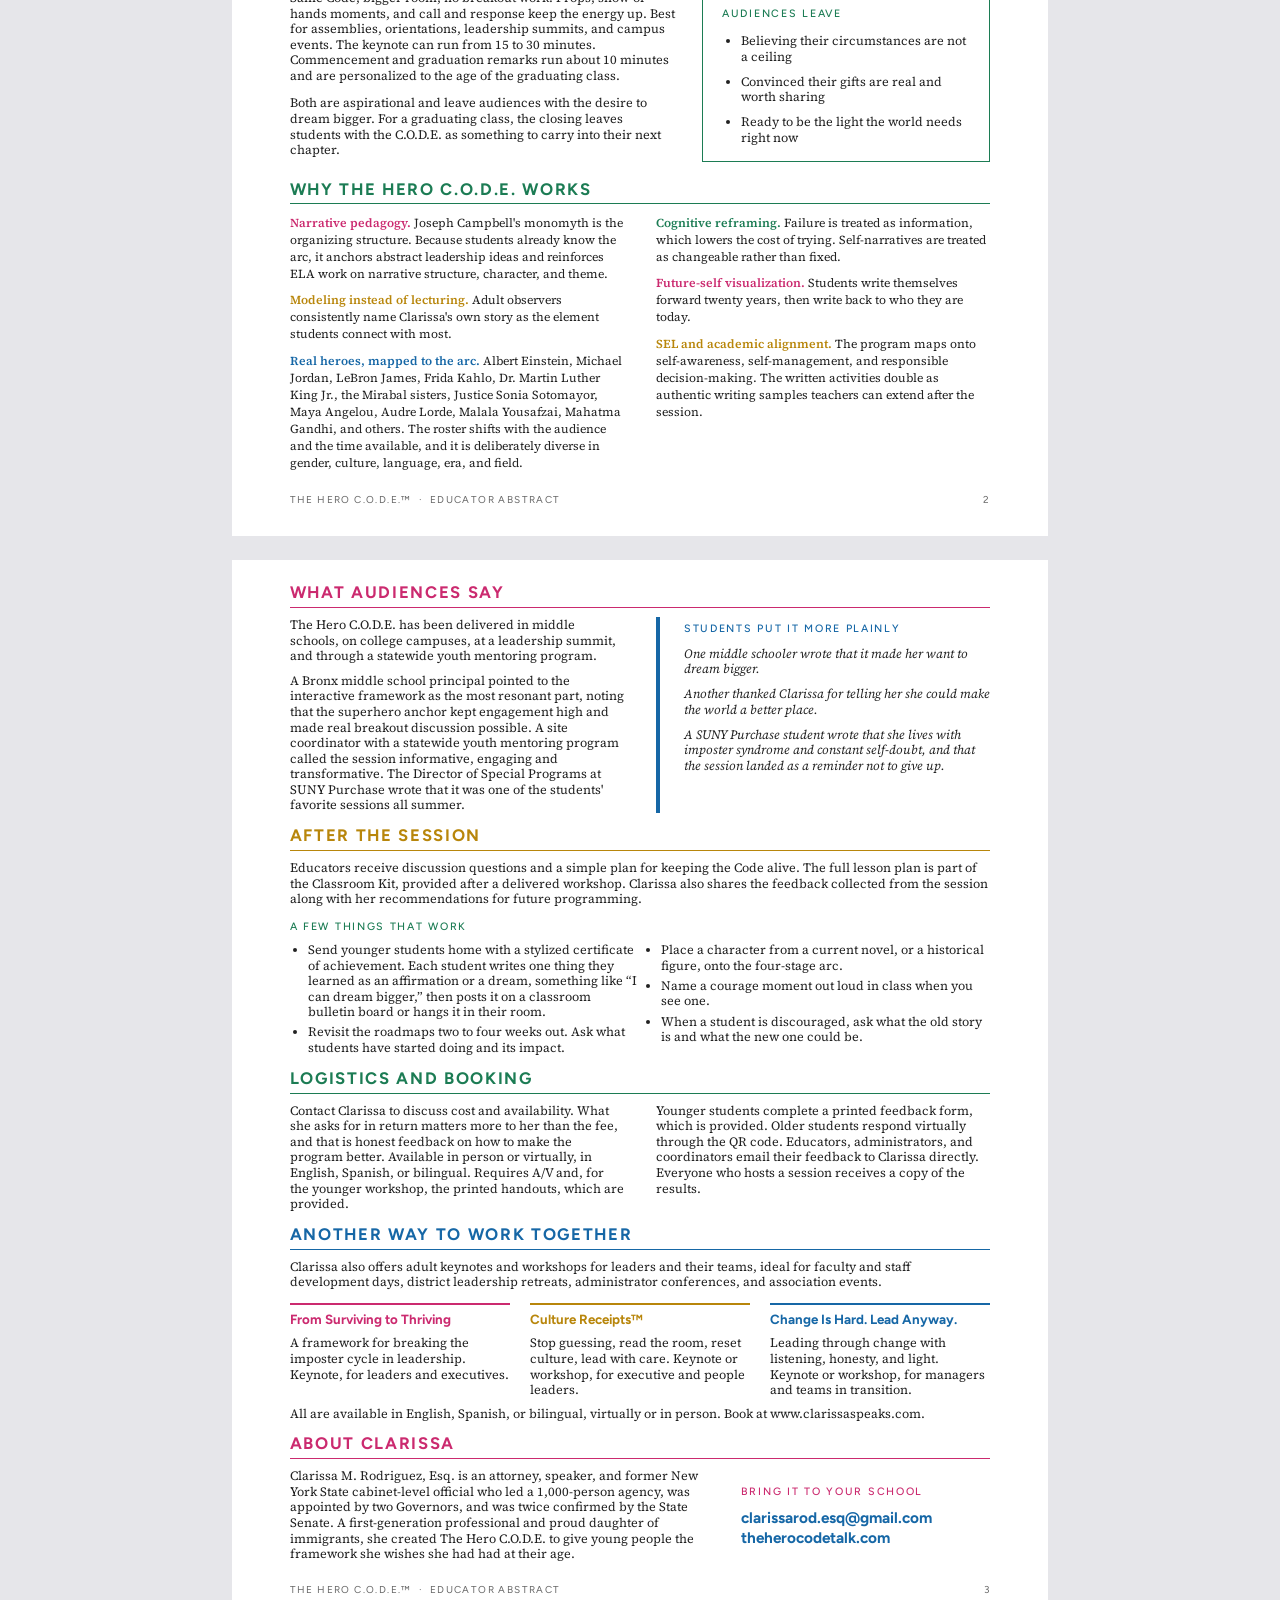
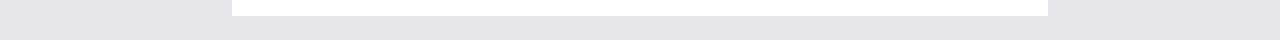
<file: files/abstract/index.html>
<!DOCTYPE html>
<html lang="en">
<head>
<meta charset="utf-8">
<title>The Hero C.O.D.E. Educator Abstract</title>
<meta name="robots" content="noindex">
<link rel="stylesheet" href="abstract.css">
</head>
<body>

<!-- ======================= PAGE 1 ======================= -->
<section class="page">
  <p class="kicker">For Educators &amp; Administrators</p>
  <h1 class="wordmark">THE HERO <span class="c-magenta">C</span>.<span class="c-gold">O</span>.<span class="c-blue">D</span>.<span class="c-green">E</span>.<sup>&trade;</sup></h1>
  <p class="tagline">Leadership Programs for Youth</p>
  <p class="byline">Clarissa M. Rodriguez, Esq.<span class="dot">&middot;</span> Bilingual, English and Spanish<span class="dot">&middot;</span> theherocodetalk.com</p>

  <div class="cols intro">
    <div>
      <p>The Hero C.O.D.E. helps young people see themselves as the heroes of their own lives. It borrows the hero's journey, the story arc students already know from books and film, and uses it to carry four leadership principles: <b class="c-magenta">Courage</b>, <b class="c-gold">Own a new story</b>, <b class="c-blue">Dream big</b>, and <b class="c-green">Execute boldly</b>.</p>
    </div>
    <div>
      <p>Clarissa weaves her own story through every session, so students hear the framework from someone who lived it. Delivery is available in English, Spanish, or seamlessly bilingual, which makes the program especially effective with bilingual and English language learner populations.</p>
    </div>
  </div>

  <p class="bar callout">There are three ways to bring it to your students. All three run on the same Code. What changes is the age of the audience and how deep the room goes.</p>

  <table class="formats">
    <thead>
      <tr><th>Format</th><th>Length</th><th>Audience</th><th>Materials</th></tr>
    </thead>
    <tbody>
      <tr><td class="c-magenta">Workshop, Grades 5 to 8</td><td>45 to 90 minutes</td><td>Middle school and younger</td><td>Printed handout</td></tr>
      <tr><td class="c-gold">Workshop, Grades 9 to graduate</td><td>45 to 90 minutes</td><td>High school, undergraduate, graduate, young adults</td><td>Phones and QR code</td></tr>
      <tr><td class="c-blue">Keynote or commencement</td><td>Keynote 15 to 30 minutes; commencement about 10</td><td>Any age, any room size</td><td>None</td></tr>
    </tbody>
  </table>

  <div class="section">
    <h2 class="c-magenta">The Workshop: Grades 5 through 8</h2>
    <p class="goal c-magenta">The goal: dream bigger. Students should walk out wanting more for themselves and wanting to make the world better by being exactly who they are.</p>
    <p>This version is concrete, fast, and warm. It opens with characters students already love, then moves through the four letters of the Code, each one paired with a short writing activity on a printed handout. Clarissa tells her origin story simply here: humble beginnings, one mistake, and what perseverance made possible. Fewer heroes are covered so there is more time for the activities and for students to read out what they wrote, which is often the part they remember most.</p>
    <p class="label c-magenta">By the end of the session, students will be able to</p>
    <div class="cols cols--list">
      <ul>
        <li>Recognize the four stages of the hero's journey in a story they already know</li>
        <li>Explain the four parts of the Code in their own words</li>
        <li>Name one thing they would attempt if they knew they could not fail</li>
      </ul>
      <ul>
        <li>Identify one belief they hold about themselves and write a truer one in its place</li>
        <li>Describe what they want to be remembered for twenty years from now</li>
        <li>Leave with a written roadmap naming one thing to keep believing and one thing to start doing</li>
      </ul>
    </div>
  </div>

  <div class="footer"><span>The Hero C.O.D.E.&trade; &nbsp;&middot;&nbsp; Educator Abstract</span><span>1</span></div>
</section>

<!-- ======================= PAGE 2 ======================= -->
<section class="page page--2">
  <div>
    <h2 class="c-gold">The Workshop: Grades 9 through Graduate School</h2>
    <p class="goal c-gold">The goal: bigger ideas, deeper honesty. Older students can hold more, so this version goes further in both directions.</p>
    <p>Clarissa tells her origin story in full, including working-poor beginnings, dual identity, bullying, depression, and trauma passed down through her family. The limiting beliefs segment becomes a four-step inquiry rather than a single question, and it names imposter syndrome directly. Participation runs through phones and a QR code, so responses can be shared live and anonymously, which changes what students are willing to say. The session also carries a segment the younger version does not: being the light, and the idea that leadership begins with a decision about how you show up rather than with a title or a stage.</p>
    <p class="label c-gold">By the end of the session, participants will be able to</p>
    <div class="cols cols--list">
      <ul>
        <li>Map their own life onto the hero's journey, setbacks included</li>
        <li>Run a limiting belief through a four-step inquiry: is it objectively true, how do I know, who would I be without that thought, and what is a more empowering one</li>
        <li>Recognize imposter syndrome as a normal response to leaving a comfort zone rather than evidence of not belonging</li>
        <li>Reframe their own circumstances as fuel rather than as a ceiling</li>
      </ul>
      <ul>
        <li>Identify their gifts across five dimensions: natural talent, lived experience, way of seeing the world, what they are called to create, and who they are meant to inspire</li>
        <li>Articulate a twenty-year vision and convert it into commitments they can act on now</li>
        <li>Define what it means to be the light and name one specific way to do it this week</li>
      </ul>
    </div>
    <p class="bar bar--gold note"><b>A NOTE FOR COORDINATORS.</b> The origin story in this version names depression and family trauma. Clarissa handles it briefly and always in service of the reframe, but let her know in advance if your group needs a lighter approach.</p>
  </div>

  <div class="section">
    <h2 class="c-blue">The Keynote and the Commencement Address</h2>
    <div class="keynote">
      <div>
        <p>Same Code, bigger room, no breakout work. Props, show-of-hands moments, and call and response keep the energy up. Best for assemblies, orientations, leadership summits, and campus events. The keynote can run from 15 to 30 minutes. Commencement and graduation remarks run about 10 minutes and are personalized to the age of the graduating class.</p>
        <p>Both are aspirational and leave audiences with the desire to dream bigger. For a graduating class, the closing leaves students with the C.O.D.E. as something to carry into their next chapter.</p>
      </div>
      <div class="leave">
        <p class="label c-green">Audiences leave</p>
        <ul>
          <li>Believing their circumstances are not a ceiling</li>
          <li>Convinced their gifts are real and worth sharing</li>
          <li>Ready to be the light the world needs right now</li>
        </ul>
      </div>
    </div>
  </div>

  <div class="section">
    <h2 class="c-green">Why the Hero C.O.D.E. Works</h2>
    <div class="cols why">
      <div>
        <p><b class="c-magenta">Narrative pedagogy.</b> Joseph Campbell's monomyth is the organizing structure. Because students already know the arc, it anchors abstract leadership ideas and reinforces ELA work on narrative structure, character, and theme.</p>
        <p><b class="c-gold">Modeling instead of lecturing.</b> Adult observers consistently name Clarissa's own story as the element students connect with most.</p>
        <p><b class="c-blue">Real heroes, mapped to the arc.</b> Albert Einstein, Michael Jordan, LeBron James, Frida Kahlo, Dr. Martin Luther King Jr., the Mirabal sisters, Justice Sonia Sotomayor, Maya Angelou, Audre Lorde, Malala Yousafzai, Mahatma Gandhi, and others. The roster shifts with the audience and the time available, and it is deliberately diverse in gender, culture, language, era, and field.</p>
      </div>
      <div>
        <p><b class="c-green">Cognitive reframing.</b> Failure is treated as information, which lowers the cost of trying. Self-narratives are treated as changeable rather than fixed.</p>
        <p><b class="c-magenta">Future-self visualization.</b> Students write themselves forward twenty years, then write back to who they are today.</p>
        <p><b class="c-gold">SEL and academic alignment.</b> The program maps onto self-awareness, self-management, and responsible decision-making. The written activities double as authentic writing samples teachers can extend after the session.</p>
      </div>
    </div>
  </div>

  <div class="footer"><span>The Hero C.O.D.E.&trade; &nbsp;&middot;&nbsp; Educator Abstract</span><span>2</span></div>
</section>

<!-- ======================= PAGE 3 ======================= -->
<section class="page page--3">
  <div>
    <h2 class="c-magenta">What Audiences Say</h2>
    <div class="cols">
      <div>
        <p>The Hero C.O.D.E. has been delivered in middle schools, on college campuses, at a leadership summit, and through a statewide youth mentoring program.</p>
        <p>A Bronx middle school principal pointed to the interactive framework as the most resonant part, noting that the superhero anchor kept engagement high and made real breakout discussion possible. A site coordinator with a statewide youth mentoring program called the session informative, engaging and transformative. The Director of Special Programs at SUNY Purchase wrote that it was one of the students' favorite sessions all summer.</p>
      </div>
      <div class="plainly">
        <p class="label c-blue">Students put it more plainly</p>
        <p>One middle schooler wrote that it made her want to dream bigger.</p>
        <p>Another thanked Clarissa for telling her she could make the world a better place.</p>
        <p>A SUNY Purchase student wrote that she lives with imposter syndrome and constant self-doubt, and that the session landed as a reminder not to give up.</p>
      </div>
    </div>
  </div>

  <div class="section">
    <h2 class="c-gold">After the Session</h2>
    <p>Educators receive discussion questions and a simple plan for keeping the Code alive. The full lesson plan is part of the Classroom Kit, provided after a delivered workshop. Clarissa also shares the feedback collected from the session along with her recommendations for future programming.</p>
    <p class="label c-green">A few things that work</p>
    <div class="cols cols--list">
      <ul>
        <li>Send younger students home with a stylized certificate of achievement. Each student writes one thing they learned as an affirmation or a dream, something like &ldquo;I can dream bigger,&rdquo; then posts it on a classroom bulletin board or hangs it in their room.</li>
        <li>Revisit the roadmaps two to four weeks out. Ask what students have started doing and its impact.</li>
      </ul>
      <ul>
        <li>Place a character from a current novel, or a historical figure, onto the four-stage arc.</li>
        <li>Name a courage moment out loud in class when you see one.</li>
        <li>When a student is discouraged, ask what the old story is and what the new one could be.</li>
      </ul>
    </div>
  </div>

  <div class="section">
    <h2 class="c-green">Logistics and Booking</h2>
    <div class="cols">
      <div>
        <p>Contact Clarissa to discuss cost and availability. What she asks for in return matters more to her than the fee, and that is honest feedback on how to make the program better. Available in person or virtually, in English, Spanish, or bilingual. Requires A/V and, for the younger workshop, the printed handouts, which are provided.</p>
      </div>
      <div>
        <p>Younger students complete a printed feedback form, which is provided. Older students respond virtually through the QR code. Educators, administrators, and coordinators email their feedback to Clarissa directly. Everyone who hosts a session receives a copy of the results.</p>
      </div>
    </div>
  </div>

  <div class="section">
    <h2 class="c-blue">Another Way to Work Together</h2>
    <p>Clarissa also offers adult keynotes and workshops for leaders and their teams, ideal for faculty and staff development days, district leadership retreats, administrator conferences, and association events.</p>
    <div class="talks">
      <div class="talk" style="border-color:var(--magenta)">
        <h3 class="c-magenta">From Surviving to Thriving</h3>
        <p>A framework for breaking the imposter cycle in leadership. Keynote, for leaders and executives.</p>
      </div>
      <div class="talk" style="border-color:var(--gold)">
        <h3 class="c-gold">Culture Receipts&trade;</h3>
        <p>Stop guessing, read the room, reset culture, lead with care. Keynote or workshop, for executive and people leaders.</p>
      </div>
      <div class="talk" style="border-color:var(--blue)">
        <h3 class="c-blue">Change Is Hard. Lead Anyway.</h3>
        <p>Leading through change with listening, honesty, and light. Keynote or workshop, for managers and teams in transition.</p>
      </div>
    </div>
    <p style="margin-top:6pt">All are available in English, Spanish, or bilingual, virtually or in person. Book at www.clarissaspeaks.com.</p>
  </div>

  <div class="section">
    <h2 class="c-magenta">About Clarissa</h2>
    <div class="cols contact">
      <div>
        <p>Clarissa M. Rodriguez, Esq. is an attorney, speaker, and former New York State cabinet-level official who led a 1,000-person agency, was appointed by two Governors, and was twice confirmed by the State Senate. A first-generation professional and proud daughter of immigrants, she created The Hero C.O.D.E. to give young people the framework she wishes she had had at their age.</p>
      </div>
      <div>
        <p class="label c-magenta">Bring it to your school</p>
        <a href="mailto:clarissarod.esq@gmail.com">clarissarod.esq@gmail.com</a>
        <a href="https://www.theherocodetalk.com/">theherocodetalk.com</a>
      </div>
    </div>
  </div>

  <div class="footer"><span>The Hero C.O.D.E.&trade; &nbsp;&middot;&nbsp; Educator Abstract</span><span>3</span></div>
</section>

</body>
</html>
</file>
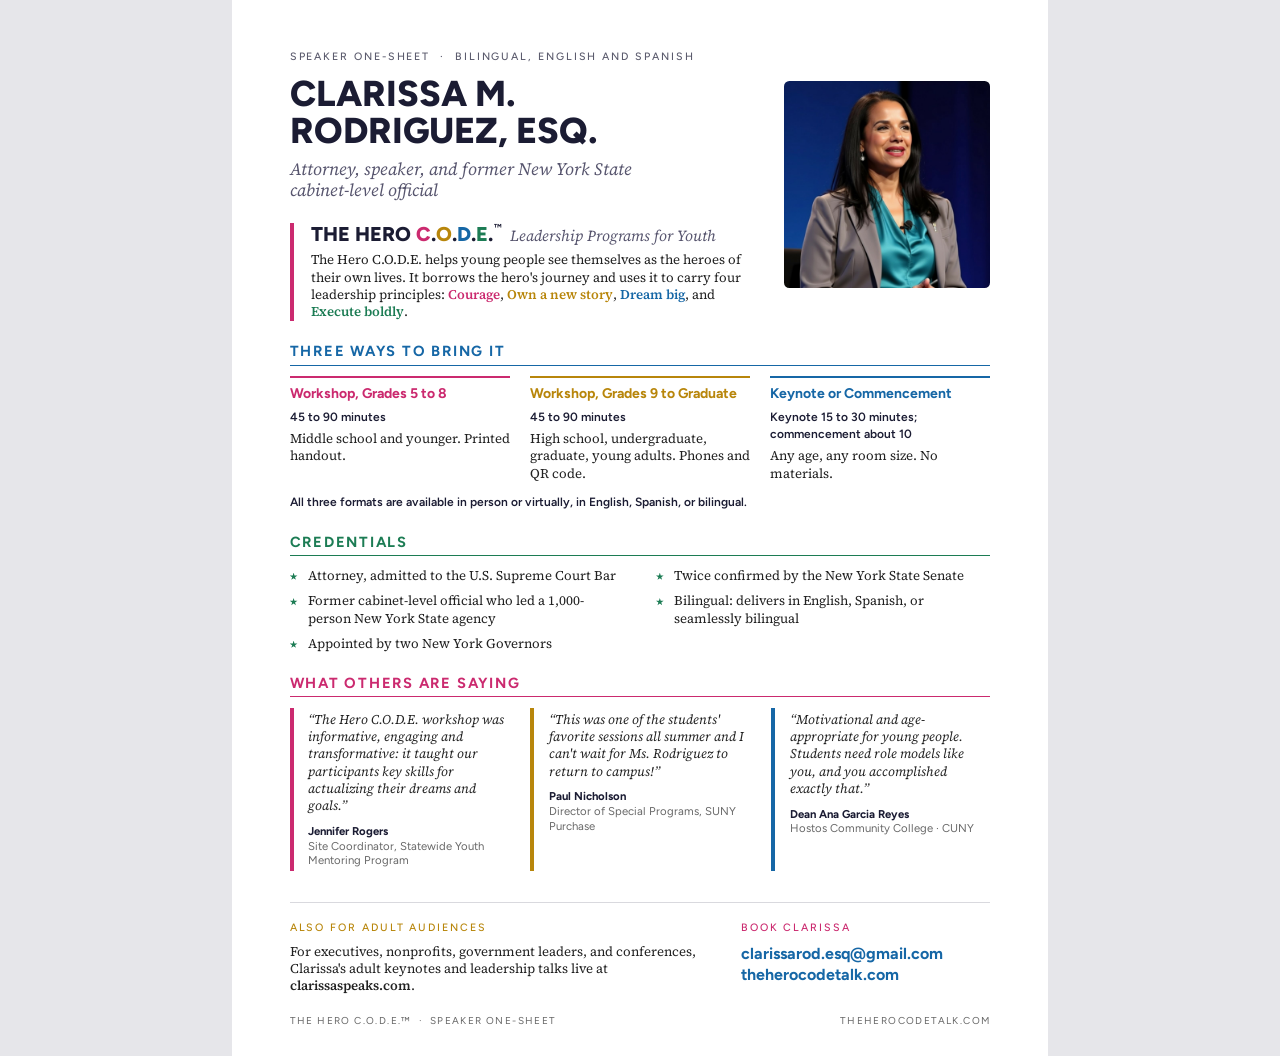
<file: files/one-sheet/index.html>
<!DOCTYPE html>
<html lang="en">
<head>
<meta charset="utf-8">
<title>Clarissa M. Rodriguez, Esq. Speaker One-Sheet</title>
<meta name="robots" content="noindex">
<link rel="stylesheet" href="one-sheet.css">
</head>
<body>

<section class="page">

  <div class="masthead">
    <div>
      <p class="label">Speaker One-Sheet &nbsp;&middot;&nbsp; Bilingual, English and Spanish</p>
      <h1 class="name">CLARISSA M.<br>RODRIGUEZ, ESQ.</h1>
      <p class="role">Attorney, speaker, and former New York State<br>cabinet-level official</p>
      <div class="program">
        <p class="wordmark">THE HERO <span class="c-magenta">C</span>.<span class="c-gold">O</span>.<span class="c-blue">D</span>.<span class="c-green">E</span>.<sup>&trade;</sup><span class="sub">Leadership Programs for Youth</span></p>
        <p>The Hero C.O.D.E. helps young people see themselves as the heroes of their own lives. It borrows the hero's journey and uses it to carry four leadership principles: <b class="c-magenta">Courage</b>, <b class="c-gold">Own a new story</b>, <b class="c-blue">Dream big</b>, and <b class="c-green">Execute boldly</b>.</p>
      </div>
    </div>
    <img class="photo" src="../../images/clarissa-headshot.jpg" alt="Clarissa M. Rodriguez, Esq.">
  </div>

  <div class="section">
    <h2 class="c-blue">Three Ways to Bring It</h2>
    <div class="formats">
      <div class="format" style="border-color:var(--magenta)">
        <h3 class="c-magenta">Workshop, Grades 5 to 8</h3>
        <p class="len">45 to 90 minutes</p>
        <p>Middle school and younger. Printed handout.</p>
      </div>
      <div class="format" style="border-color:var(--gold)">
        <h3 class="c-gold">Workshop, Grades 9 to Graduate</h3>
        <p class="len">45 to 90 minutes</p>
        <p>High school, undergraduate, graduate, young adults. Phones and QR code.</p>
      </div>
      <div class="format" style="border-color:var(--blue)">
        <h3 class="c-blue">Keynote or Commencement</h3>
        <p class="len">Keynote 15 to 30 minutes; commencement about 10</p>
        <p>Any age, any room size. No materials.</p>
      </div>
    </div>
    <p class="formats-note">All three formats are available in person or virtually, in English, Spanish, or bilingual.</p>
  </div>

  <div class="section">
    <h2 class="c-green">Credentials</h2>
    <ul class="creds">
      <li>Attorney, admitted to the U.S. Supreme Court Bar</li>
      <li>Former cabinet-level official who led a 1,000-person New York State agency</li>
      <li>Appointed by two New York Governors</li>
      <li>Twice confirmed by the New York State Senate</li>
      <li>Bilingual: delivers in English, Spanish, or seamlessly bilingual</li>
    </ul>
  </div>

  <div class="section">
    <h2 class="c-magenta">What Others Are Saying</h2>
    <div class="quotes">
      <div class="quote" style="border-color:var(--magenta)">
        <p>&ldquo;The Hero C.O.D.E. workshop was informative, engaging and transformative: it taught our participants key skills for actualizing their dreams and goals.&rdquo;</p>
        <p class="who"><b>Jennifer Rogers</b><span>Site Coordinator, Statewide Youth Mentoring Program</span></p>
      </div>
      <div class="quote" style="border-color:var(--gold)">
        <p>&ldquo;This was one of the students' favorite sessions all summer and I can't wait for Ms. Rodriguez to return to campus!&rdquo;</p>
        <p class="who"><b>Paul Nicholson</b><span>Director of Special Programs, SUNY Purchase</span></p>
      </div>
      <div class="quote" style="border-color:var(--blue)">
        <p>&ldquo;Motivational and age-appropriate for young people. Students need role models like you, and you accomplished exactly that.&rdquo;</p>
        <p class="who"><b>Dean Ana Garcia Reyes</b><span>Hostos Community College &middot; CUNY</span></p>
      </div>
    </div>
  </div>

  <div class="band">
    <div>
      <p class="label c-gold">Also for adult audiences</p>
      <p>For executives, nonprofits, government leaders, and conferences, Clarissa's adult keynotes and leadership talks live at <b>clarissaspeaks.com</b>.</p>
    </div>
    <div class="contact">
      <p class="label c-magenta">Book Clarissa</p>
      <a href="mailto:clarissarod.esq@gmail.com">clarissarod.esq@gmail.com</a>
      <a href="https://www.theherocodetalk.com/">theherocodetalk.com</a>
    </div>
  </div>

  <div class="footer"><span>The Hero C.O.D.E.&trade; &nbsp;&middot;&nbsp; Speaker One-Sheet</span><span>theherocodetalk.com</span></div>
</section>

</body>
</html>
</file>
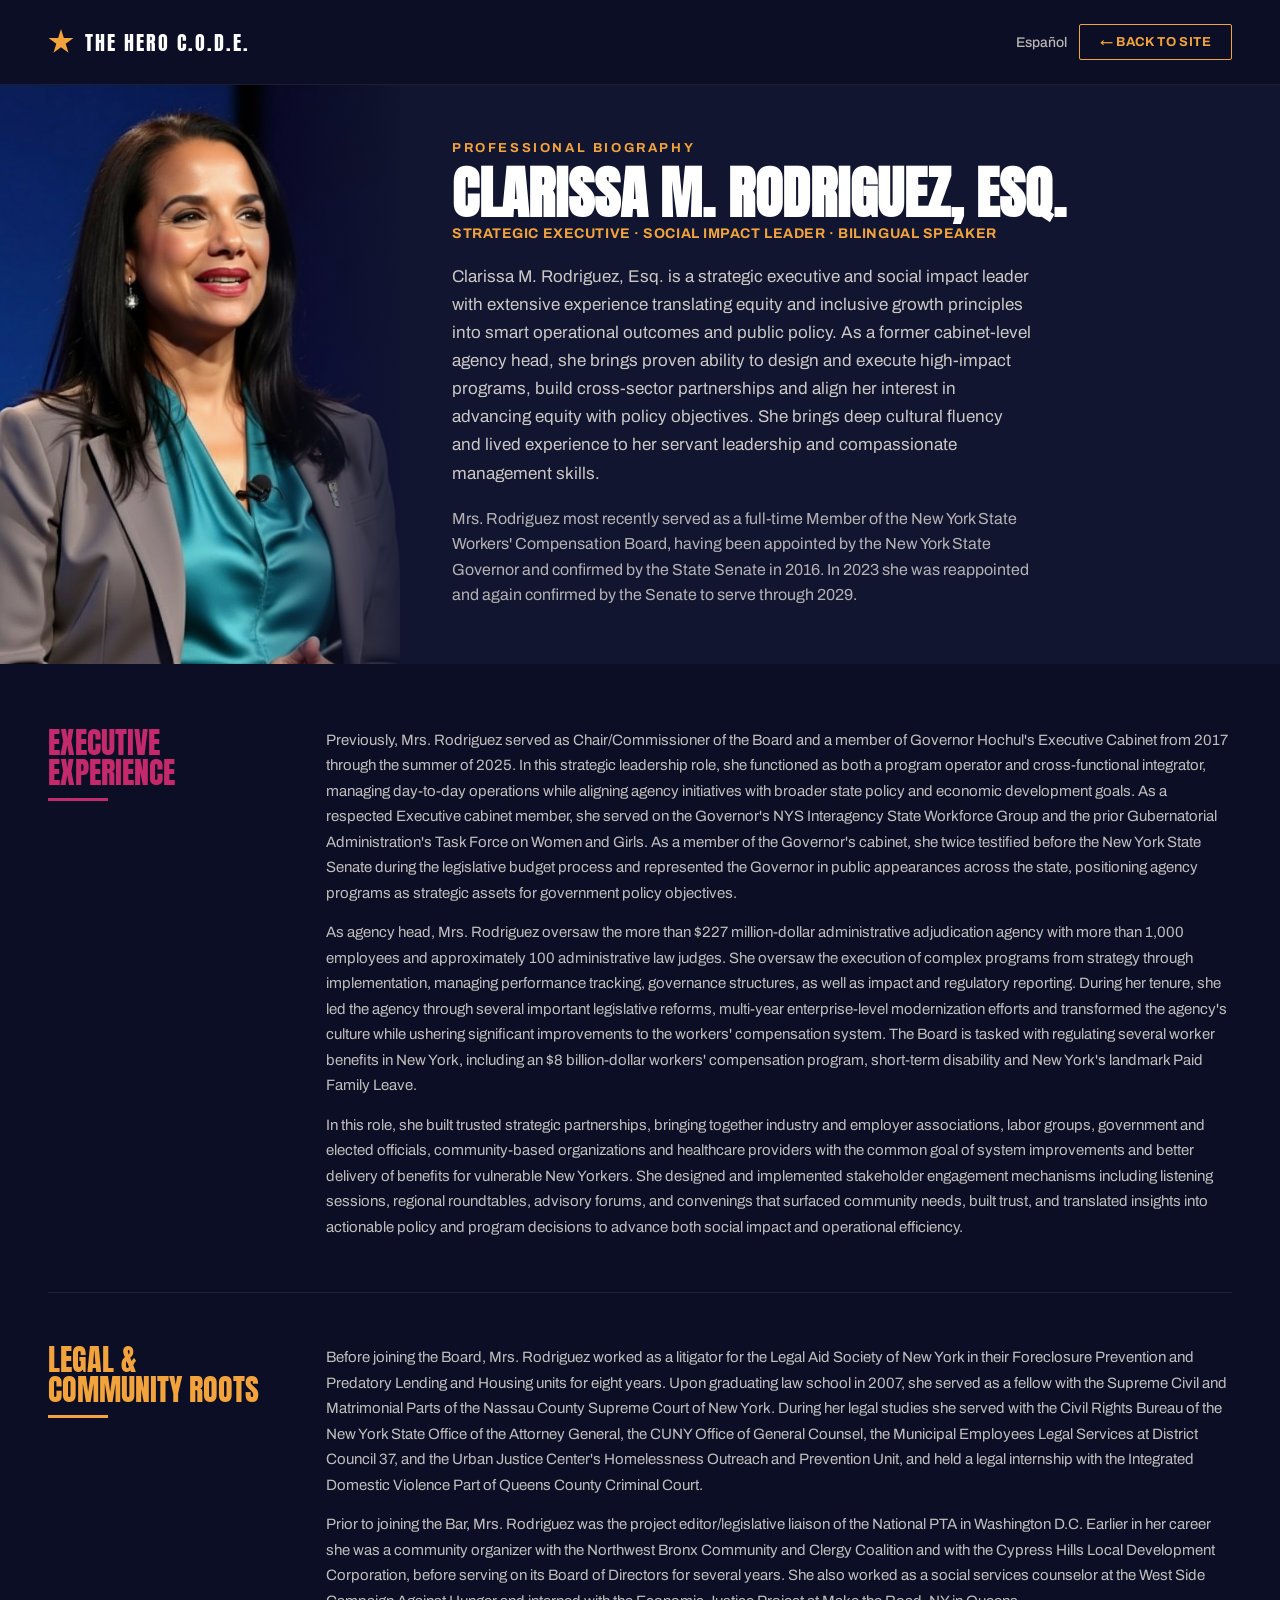
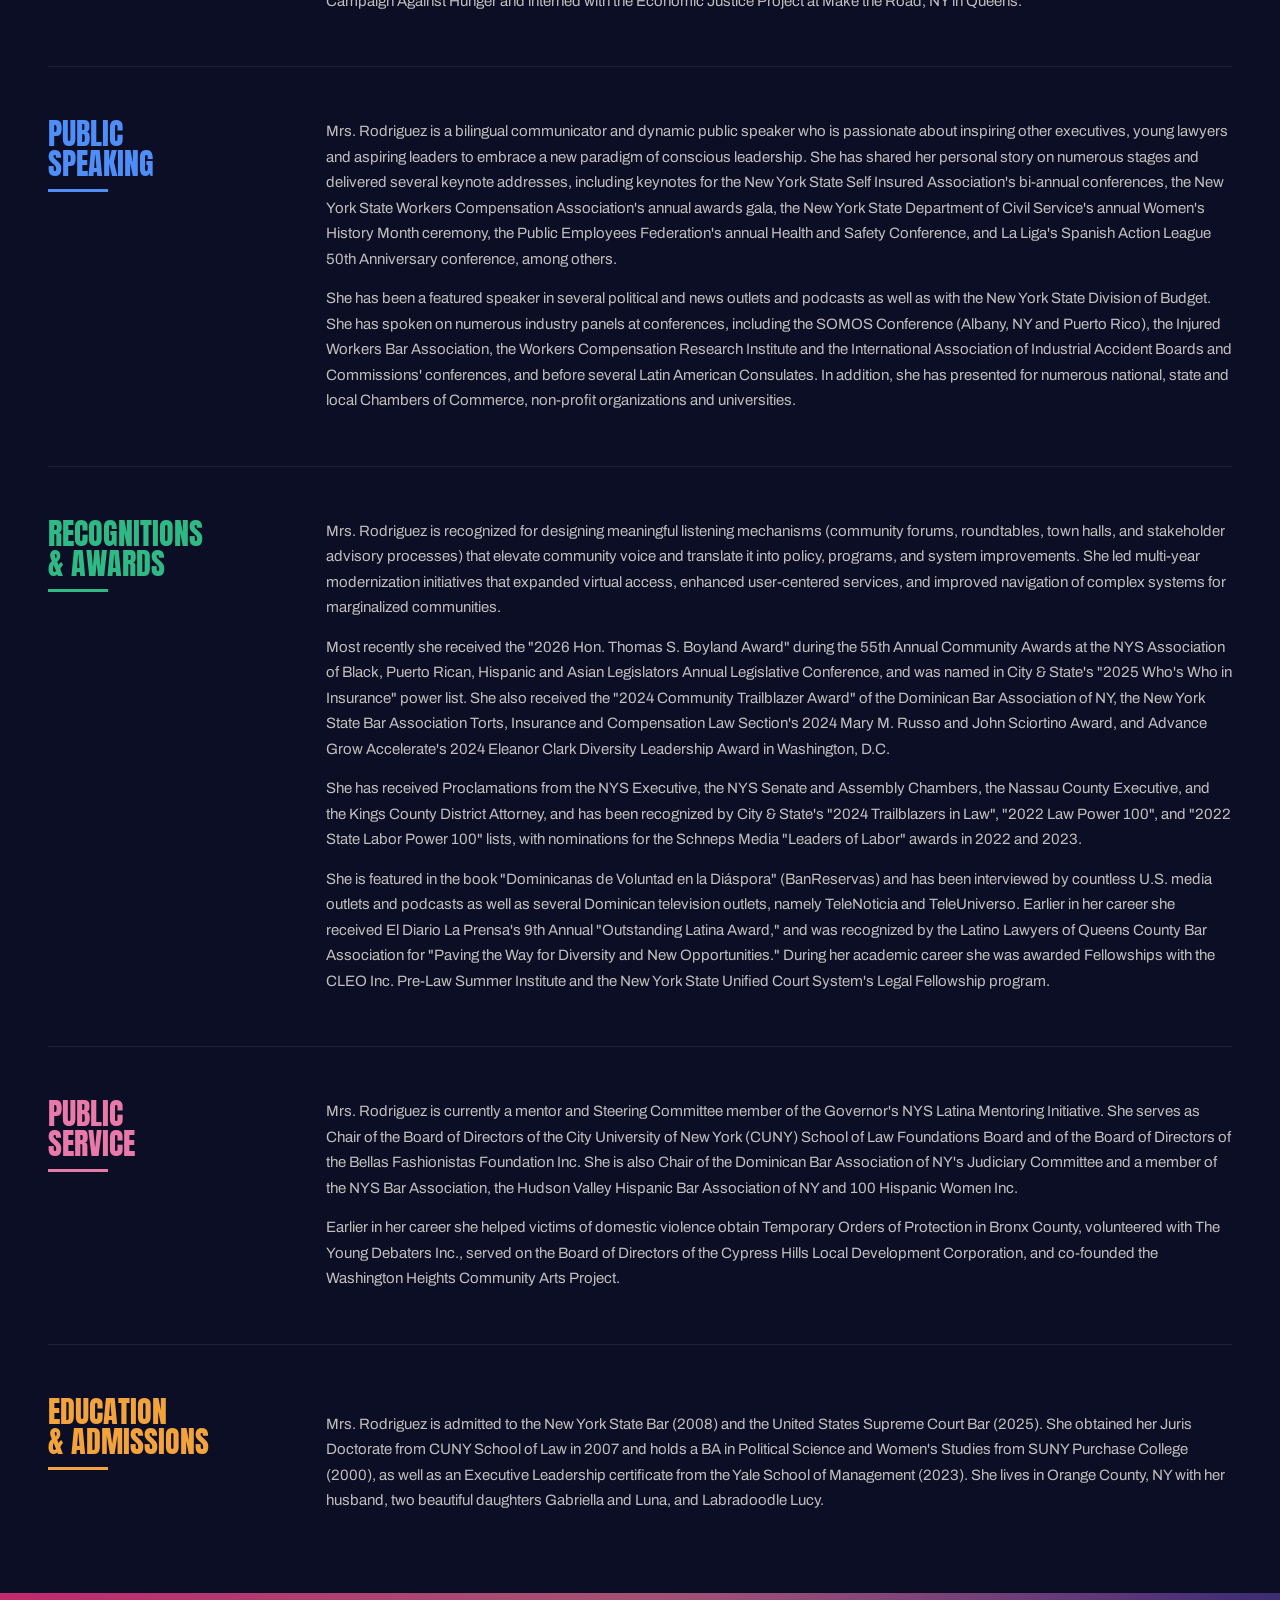
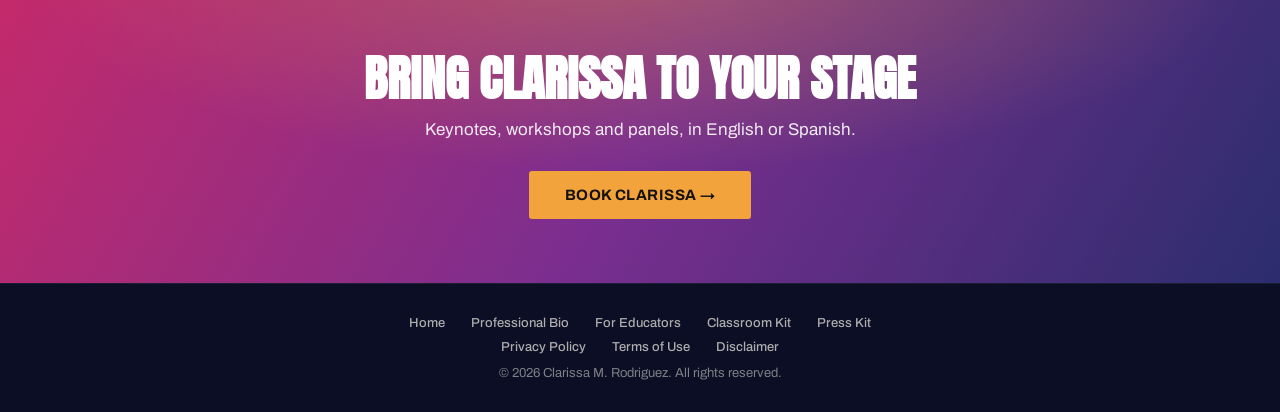
<file: bio.html>
<!DOCTYPE html>
<html lang="en">
<head>
<meta charset="utf-8">
<meta name="viewport" content="width=device-width, initial-scale=1">
<title>Professional Bio: Clarissa M. Rodriguez, Esq. | The Hero C.O.D.E.</title>
<meta name="description" content="The full professional biography of Clarissa M. Rodriguez, Esq.: strategic executive, social impact leader, and bilingual speaker behind The Hero C.O.D.E. youth leadership workshop.">
<link rel="canonical" href="https://www.theherocodetalk.com/bio.html">
<link rel="icon" href="images/favicon.svg" type="image/svg+xml">
<link rel="icon" href="images/favicon-32.png" type="image/png" sizes="32x32">
<link rel="apple-touch-icon" href="images/apple-touch-icon.png">
<meta name="theme-color" content="#0B0E24">
<meta property="og:type" content="website">
<meta property="og:site_name" content="The Hero C.O.D.E.">
<meta property="og:title" content="Professional Bio: Clarissa M. Rodriguez, Esq.">
<meta property="og:description" content="Strategic executive, social impact leader, and bilingual speaker: the full professional biography behind The Hero C.O.D.E.">
<meta property="og:url" content="https://www.theherocodetalk.com/bio.html">
<meta property="og:image" content="https://www.theherocodetalk.com/images/og-card.jpg">
<meta property="og:image:width" content="1200">
<meta property="og:image:height" content="630">
<meta name="twitter:card" content="summary_large_image">
<link rel="preconnect" href="https://fonts.googleapis.com">
<link rel="preconnect" href="https://fonts.gstatic.com" crossorigin>
<link href="https://fonts.googleapis.com/css2?family=Anton&family=Archivo:wght@400;500;600;700;800&display=swap" rel="stylesheet">
<link rel="stylesheet" href="css/styles.css">
</head>
<body>

<header class="site-header">
  <a class="nav__brand" href="/">
    <span class="nav__star" aria-hidden="true"></span>
    <span class="nav__wordmark">THE HERO C.O.D.E.</span>
  </a>
  <div class="site-header__actions">
    <a class="nav__link" href="https://www-theherocodetalk-com.translate.goog/bio.html?_x_tr_sl=en&amp;_x_tr_tl=es&amp;_x_tr_hl=es" rel="noopener">Espa&ntilde;ol</a>
    <a class="btn-outline" href="/">&larr; Back to Site</a>
  </div>
</header>

<section class="bio-hero">
  <div class="bio-hero__media">
    <img src="images/clarissa-headshot.jpg" alt="Clarissa M. Rodriguez, Esq.">
    <div class="bio-hero__fade"></div>
  </div>
  <div class="bio-hero__body">
    <span class="kicker">Professional Biography</span>
    <h1>CLARISSA M. RODRIGUEZ, ESQ.</h1>
    <p class="bio-hero__subtitle">STRATEGIC EXECUTIVE &middot; SOCIAL IMPACT LEADER &middot; BILINGUAL SPEAKER</p>
    <p class="bio-hero__intro">Clarissa M. Rodriguez, Esq. is a strategic executive and social impact leader with extensive experience translating equity and inclusive growth principles into smart operational outcomes and public policy. As a former cabinet-level agency head, she brings proven ability to design and execute high-impact programs, build cross-sector partnerships and align her interest in advancing equity with policy objectives. She brings deep cultural fluency and lived experience to her servant leadership and compassionate management skills.</p>
    <p class="bio-hero__intro bio-hero__intro--secondary">Mrs. Rodriguez most recently served as a full-time Member of the New York State Workers' Compensation Board, having been appointed by the New York State Governor and confirmed by the State Senate in 2016. In 2023 she was reappointed and again confirmed by the Senate to serve through 2029.</p>
  </div>
</section>

<div class="doc-sections doc-sections--roomy">

  <section class="doc-section doc-section--magenta">
    <div class="doc-section__label">
      <h2>EXECUTIVE<br>EXPERIENCE</h2>
      <div class="doc-section__rule"></div>
    </div>
    <div class="doc-section__body doc-section__body--flow">
      <p>Previously, Mrs. Rodriguez served as Chair/Commissioner of the Board and a member of Governor Hochul's Executive Cabinet from 2017 through the summer of 2025. In this strategic leadership role, she functioned as both a program operator and cross-functional integrator, managing day-to-day operations while aligning agency initiatives with broader state policy and economic development goals. As a respected Executive cabinet member, she served on the Governor's NYS Interagency State Workforce Group and the prior Gubernatorial Administration's Task Force on Women and Girls. As a member of the Governor's cabinet, she twice testified before the New York State Senate during the legislative budget process and represented the Governor in public appearances across the state, positioning agency programs as strategic assets for government policy objectives.</p>
      <p>As agency head, Mrs. Rodriguez oversaw the more than $227 million-dollar administrative adjudication agency with more than 1,000 employees and approximately 100 administrative law judges. She oversaw the execution of complex programs from strategy through implementation, managing performance tracking, governance structures, as well as impact and regulatory reporting. During her tenure, she led the agency through several important legislative reforms, multi-year enterprise-level modernization efforts and transformed the agency's culture while ushering significant improvements to the workers' compensation system. The Board is tasked with regulating several worker benefits in New York, including an $8 billion-dollar workers' compensation program, short-term disability and New York's landmark Paid Family Leave.</p>
      <p>In this role, she built trusted strategic partnerships, bringing together industry and employer associations, labor groups, government and elected officials, community-based organizations and healthcare providers with the common goal of system improvements and better delivery of benefits for vulnerable New Yorkers. She designed and implemented stakeholder engagement mechanisms including listening sessions, regional roundtables, advisory forums, and convenings that surfaced community needs, built trust, and translated insights into actionable policy and program decisions to advance both social impact and operational efficiency.</p>
    </div>
  </section>

  <section class="doc-section doc-section--gold">
    <div class="doc-section__label">
      <h2>LEGAL &amp;<br>COMMUNITY ROOTS</h2>
      <div class="doc-section__rule"></div>
    </div>
    <div class="doc-section__body doc-section__body--flow">
      <p>Before joining the Board, Mrs. Rodriguez worked as a litigator for the Legal Aid Society of New York in their Foreclosure Prevention and Predatory Lending and Housing units for eight years. Upon graduating law school in 2007, she served as a fellow with the Supreme Civil and Matrimonial Parts of the Nassau County Supreme Court of New York. During her legal studies she served with the Civil Rights Bureau of the New York State Office of the Attorney General, the CUNY Office of General Counsel, the Municipal Employees Legal Services at District Council 37, and the Urban Justice Center's Homelessness Outreach and Prevention Unit, and held a legal internship with the Integrated Domestic Violence Part of Queens County Criminal Court.</p>
      <p>Prior to joining the Bar, Mrs. Rodriguez was the project editor/legislative liaison of the National PTA in Washington D.C. Earlier in her career she was a community organizer with the Northwest Bronx Community and Clergy Coalition and with the Cypress Hills Local Development Corporation, before serving on its Board of Directors for several years. She also worked as a social services counselor at the West Side Campaign Against Hunger and interned with the Economic Justice Project at Make the Road, NY in Queens.</p>
    </div>
  </section>

  <section class="doc-section doc-section--blue">
    <div class="doc-section__label">
      <h2>PUBLIC<br>SPEAKING</h2>
      <div class="doc-section__rule"></div>
    </div>
    <div class="doc-section__body doc-section__body--flow">
      <p>Mrs. Rodriguez is a bilingual communicator and dynamic public speaker who is passionate about inspiring other executives, young lawyers and aspiring leaders to embrace a new paradigm of conscious leadership. She has shared her personal story on numerous stages and delivered several keynote addresses, including keynotes for the New York State Self Insured Association's bi-annual conferences, the New York State Workers Compensation Association's annual awards gala, the New York State Department of Civil Service's annual Women's History Month ceremony, the Public Employees Federation's annual Health and Safety Conference, and La Liga's Spanish Action League 50th Anniversary conference, among others.</p>
      <p>She has been a featured speaker in several political and news outlets and podcasts as well as with the New York State Division of Budget. She has spoken on numerous industry panels at conferences, including the SOMOS Conference (Albany, NY and Puerto Rico), the Injured Workers Bar Association, the Workers Compensation Research Institute and the International Association of Industrial Accident Boards and Commissions' conferences, and before several Latin American Consulates. In addition, she has presented for numerous national, state and local Chambers of Commerce, non-profit organizations and universities.</p>
    </div>
  </section>

  <section class="doc-section doc-section--green">
    <div class="doc-section__label">
      <h2>RECOGNITIONS<br>&amp; AWARDS</h2>
      <div class="doc-section__rule"></div>
    </div>
    <div class="doc-section__body doc-section__body--flow">
      <p>Mrs. Rodriguez is recognized for designing meaningful listening mechanisms (community forums, roundtables, town halls, and stakeholder advisory processes) that elevate community voice and translate it into policy, programs, and system improvements. She led multi-year modernization initiatives that expanded virtual access, enhanced user-centered services, and improved navigation of complex systems for marginalized communities.</p>
      <p>Most recently she received the "2026 Hon. Thomas S. Boyland Award" during the 55th Annual Community Awards at the NYS Association of Black, Puerto Rican, Hispanic and Asian Legislators Annual Legislative Conference, and was named in City &amp; State's "2025 Who's Who in Insurance" power list. She also received the "2024 Community Trailblazer Award" of the Dominican Bar Association of NY, the New York State Bar Association Torts, Insurance and Compensation Law Section's 2024 Mary M. Russo and John Sciortino Award, and Advance Grow Accelerate's 2024 Eleanor Clark Diversity Leadership Award in Washington, D.C.</p>
      <p>She has received Proclamations from the NYS Executive, the NYS Senate and Assembly Chambers, the Nassau County Executive, and the Kings County District Attorney, and has been recognized by City &amp; State's "2024 Trailblazers in Law", "2022 Law Power 100", and "2022 State Labor Power 100" lists, with nominations for the Schneps Media "Leaders of Labor" awards in 2022 and 2023.</p>
      <p>She is featured in the book "Dominicanas de Voluntad en la Di&aacute;spora" (BanReservas) and has been interviewed by countless U.S. media outlets and podcasts as well as several Dominican television outlets, namely TeleNoticia and TeleUniverso. Earlier in her career she received El Diario La Prensa's 9th Annual "Outstanding Latina Award," and was recognized by the Latino Lawyers of Queens County Bar Association for "Paving the Way for Diversity and New Opportunities." During her academic career she was awarded Fellowships with the CLEO Inc. Pre-Law Summer Institute and the New York State Unified Court System's Legal Fellowship program.</p>
    </div>
  </section>

  <section class="doc-section doc-section--pink">
    <div class="doc-section__label">
      <h2>PUBLIC<br>SERVICE</h2>
      <div class="doc-section__rule"></div>
    </div>
    <div class="doc-section__body doc-section__body--flow">
      <p>Mrs. Rodriguez is currently a mentor and Steering Committee member of the Governor's NYS Latina Mentoring Initiative. She serves as Chair of the Board of Directors of the City University of New York (CUNY) School of Law Foundations Board and of the Board of Directors of the Bellas Fashionistas Foundation Inc. She is also Chair of the Dominican Bar Association of NY's Judiciary Committee and a member of the NYS Bar Association, the Hudson Valley Hispanic Bar Association of NY and 100 Hispanic Women Inc.</p>
      <p>Earlier in her career she helped victims of domestic violence obtain Temporary Orders of Protection in Bronx County, volunteered with The Young Debaters Inc., served on the Board of Directors of the Cypress Hills Local Development Corporation, and co-founded the Washington Heights Community Arts Project.</p>
    </div>
  </section>

  <section class="doc-section doc-section--gold">
    <div class="doc-section__label">
      <h2>EDUCATION<br>&amp; ADMISSIONS</h2>
      <div class="doc-section__rule"></div>
    </div>
    <div class="doc-section__body">
      <p>Mrs. Rodriguez is admitted to the New York State Bar (2008) and the United States Supreme Court Bar (2025). She obtained her Juris Doctorate from CUNY School of Law in 2007 and holds a BA in Political Science and Women's Studies from SUNY Purchase College (2000), as well as an Executive Leadership certificate from the Yale School of Management (2023). She lives in Orange County, NY with her husband, two beautiful daughters Gabriella and Luna, and Labradoodle Lucy.</p>
    </div>
  </section>
</div>

<section class="page-cta">
  <div class="page-cta__glow"></div>
  <div class="page-cta__inner">
    <h2>BRING CLARISSA TO YOUR STAGE</h2>
    <p class="page-cta__lede">Keynotes, workshops and panels, in English or Spanish.</p>
    <a class="btn-primary" href="/#contact">Book Clarissa &rarr;</a>
  </div>
</section>

<footer class="footer">
  <nav class="footer__links footer__links--site">
    <a href="/">Home</a>
    <a href="bio.html">Professional Bio</a>
    <a href="educators.html">For Educators</a>
    <a href="kit.html">Classroom Kit</a>
    <a href="press.html">Press Kit</a>
  </nav>
  <nav class="footer__links">
    <a href="privacy.html">Privacy Policy</a>
    <a href="terms.html">Terms of Use</a>
    <a href="disclaimer.html">Disclaimer</a>
  </nav>
  <p class="footer__copy">&copy; 2026 Clarissa M. Rodriguez. All rights reserved.</p>
</footer>

</body>
</html>
</file>
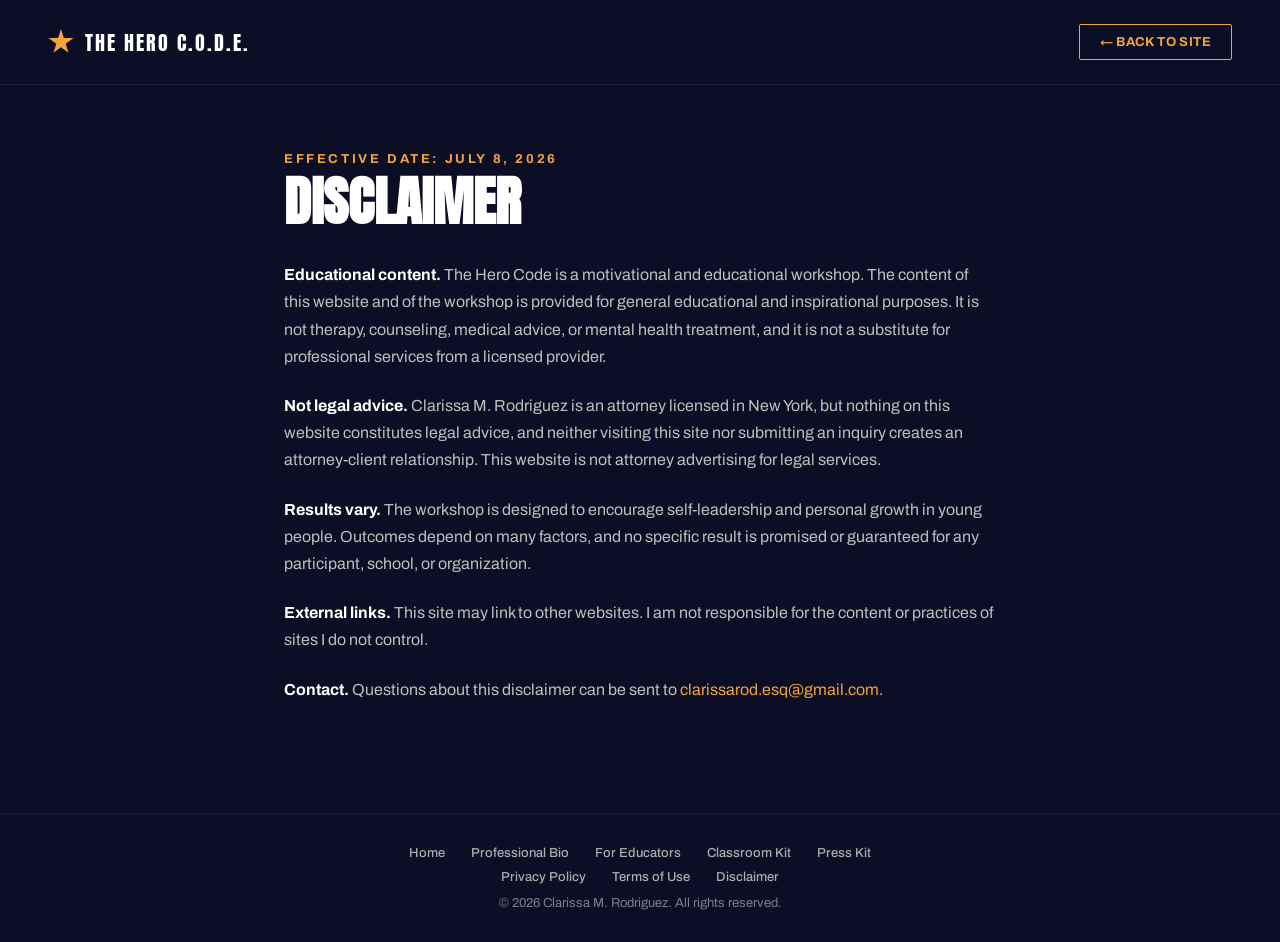
<file: disclaimer.html>
<!DOCTYPE html>
<html lang="en">
<head>
<meta charset="utf-8">
<meta name="viewport" content="width=device-width, initial-scale=1">
<title>Disclaimer: The Hero C.O.D.E.</title>
<link rel="icon" href="images/favicon.svg" type="image/svg+xml">
<link rel="icon" href="images/favicon-32.png" type="image/png" sizes="32x32">
<link rel="apple-touch-icon" href="images/apple-touch-icon.png">
<meta name="theme-color" content="#0B0E24">
<link rel="preconnect" href="https://fonts.googleapis.com">
<link rel="preconnect" href="https://fonts.gstatic.com" crossorigin>
<link href="https://fonts.googleapis.com/css2?family=Anton&family=Archivo:wght@400;500;600;700;800&display=swap" rel="stylesheet">
<link rel="stylesheet" href="css/styles.css">
</head>
<body>

<header class="site-header">
  <a class="nav__brand" href="/">
    <span class="nav__star" aria-hidden="true"></span>
    <span class="nav__wordmark">THE HERO C.O.D.E.</span>
  </a>
  <a class="btn-outline" href="/">&larr; Back to Site</a>
</header>

<main class="legal">
  <span class="kicker">Effective date: July 8, 2026</span>
  <h1>DISCLAIMER</h1>

  <p><strong>Educational content.</strong> The Hero Code is a motivational and educational workshop. The content of this website and of the workshop is provided for general educational and inspirational purposes. It is not therapy, counseling, medical advice, or mental health treatment, and it is not a substitute for professional services from a licensed provider.</p>

  <p><strong>Not legal advice.</strong> Clarissa M. Rodriguez is an attorney licensed in New York, but nothing on this website constitutes legal advice, and neither visiting this site nor submitting an inquiry creates an attorney-client relationship. This website is not attorney advertising for legal services.</p>

  <p><strong>Results vary.</strong> The workshop is designed to encourage self-leadership and personal growth in young people. Outcomes depend on many factors, and no specific result is promised or guaranteed for any participant, school, or organization.</p>

  <p><strong>External links.</strong> This site may link to other websites. I am not responsible for the content or practices of sites I do not control.</p>

  <p><strong>Contact.</strong> Questions about this disclaimer can be sent to <a href="mailto:clarissarod.esq@gmail.com">clarissarod.esq@gmail.com</a>.</p>
</main>

<footer class="footer">
  <nav class="footer__links footer__links--site">
    <a href="/">Home</a>
    <a href="bio.html">Professional Bio</a>
    <a href="educators.html">For Educators</a>
    <a href="kit.html">Classroom Kit</a>
    <a href="press.html">Press Kit</a>
  </nav>
  <nav class="footer__links">
    <a href="privacy.html">Privacy Policy</a>
    <a href="terms.html">Terms of Use</a>
    <a href="disclaimer.html">Disclaimer</a>
  </nav>
  <p class="footer__copy">&copy; 2026 Clarissa M. Rodriguez. All rights reserved.</p>
</footer>

</body>
</html>
</file>
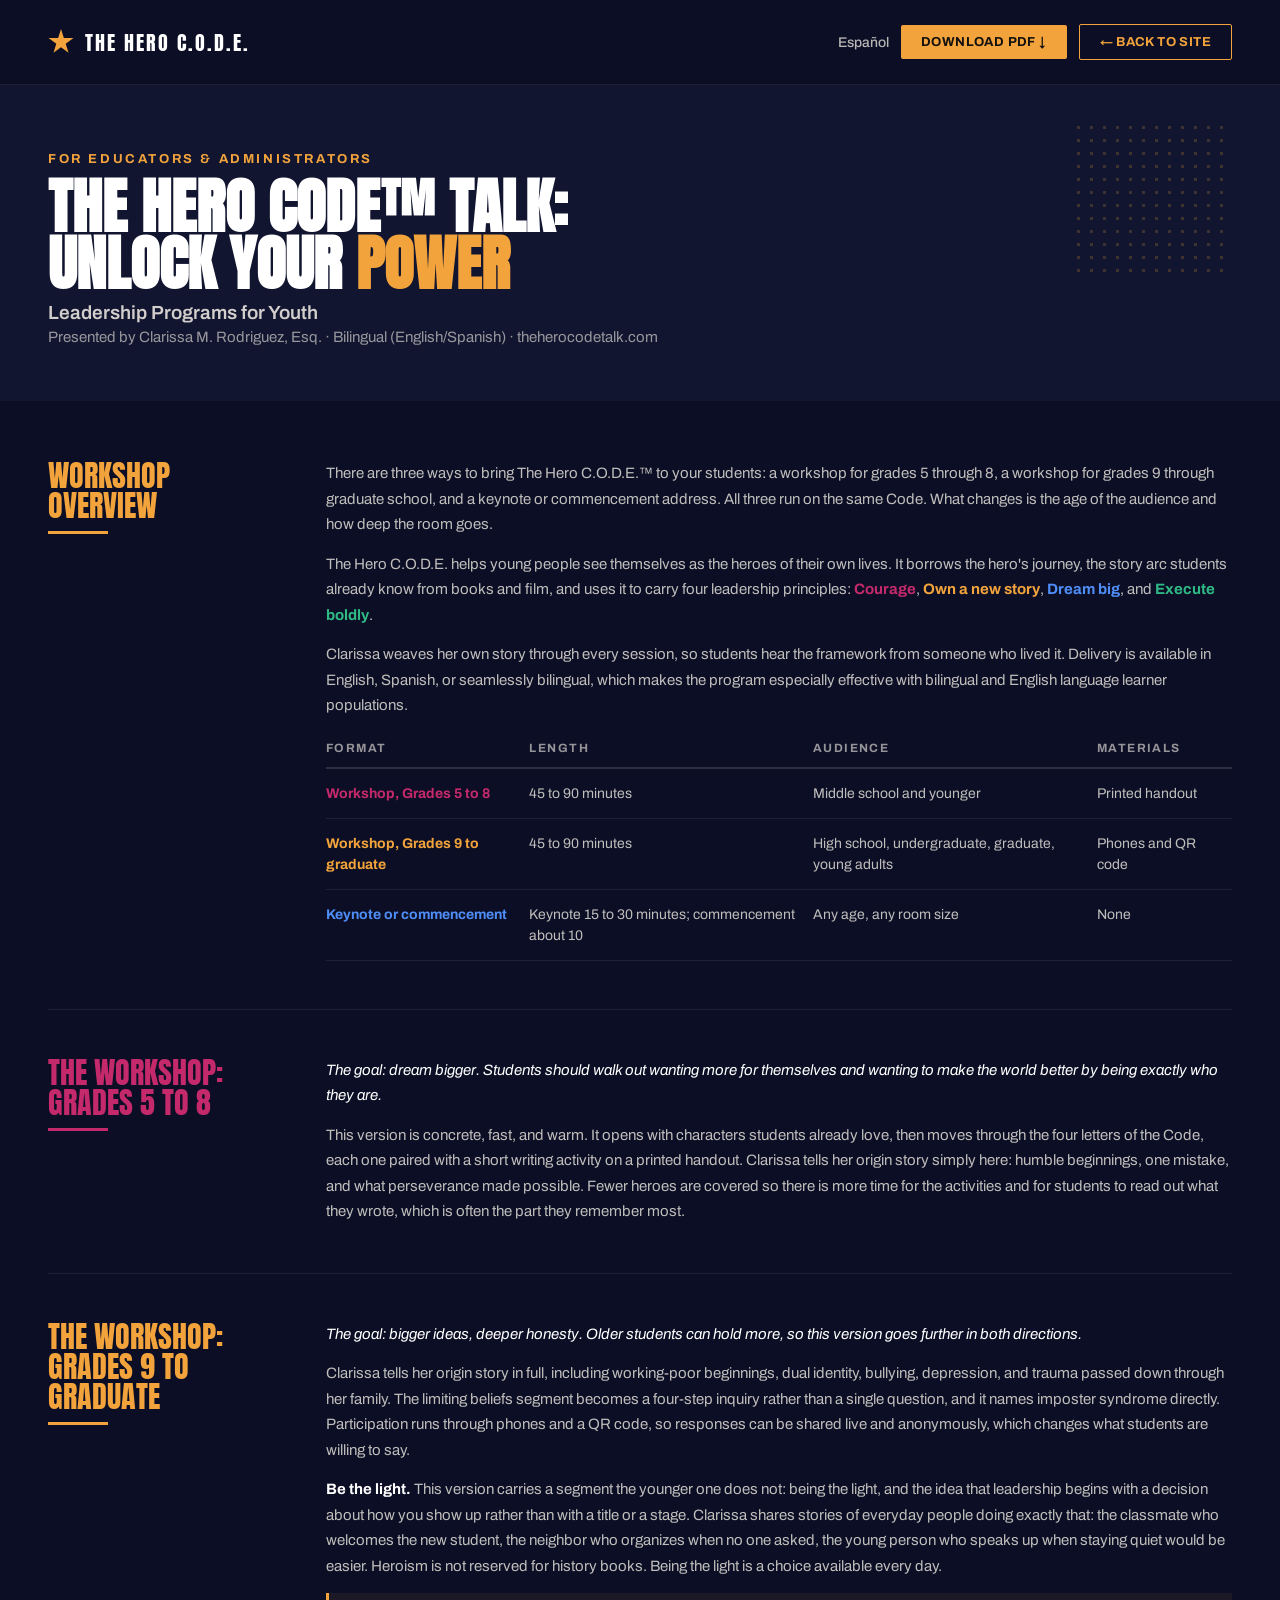
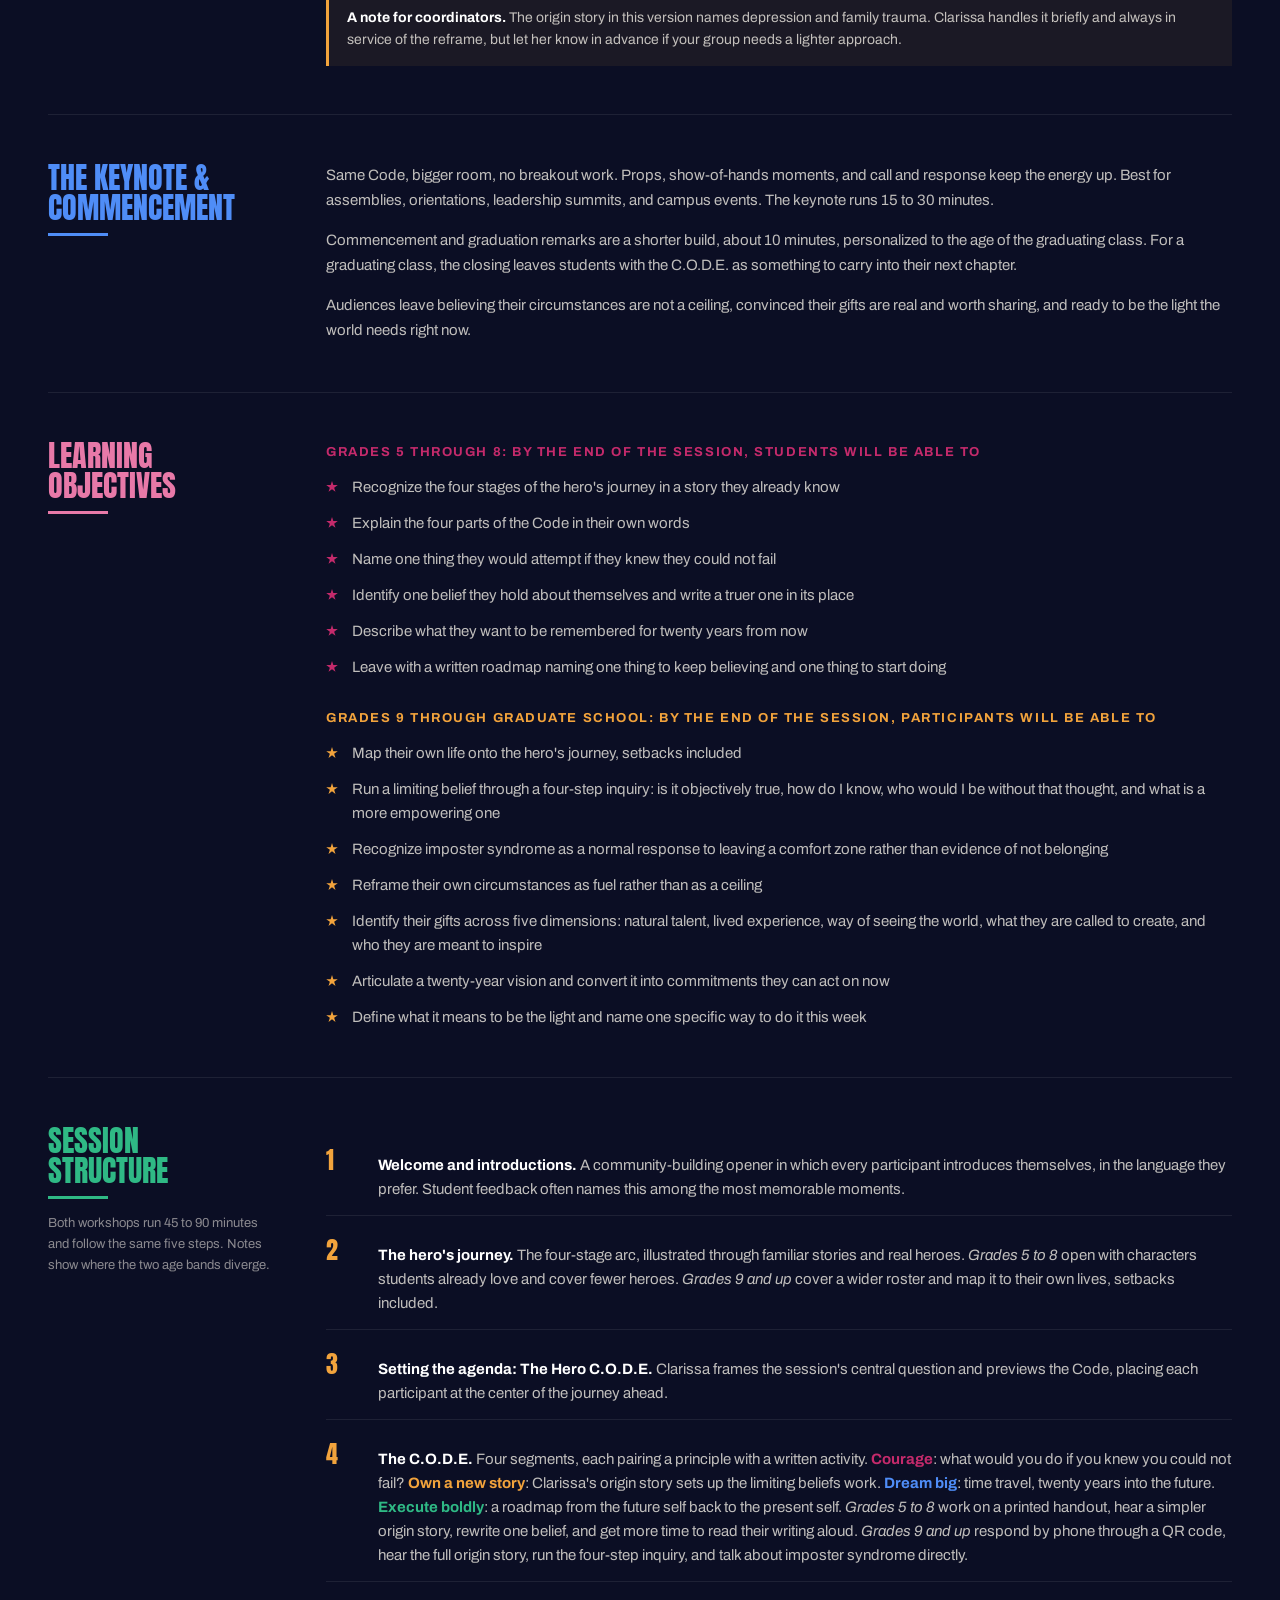
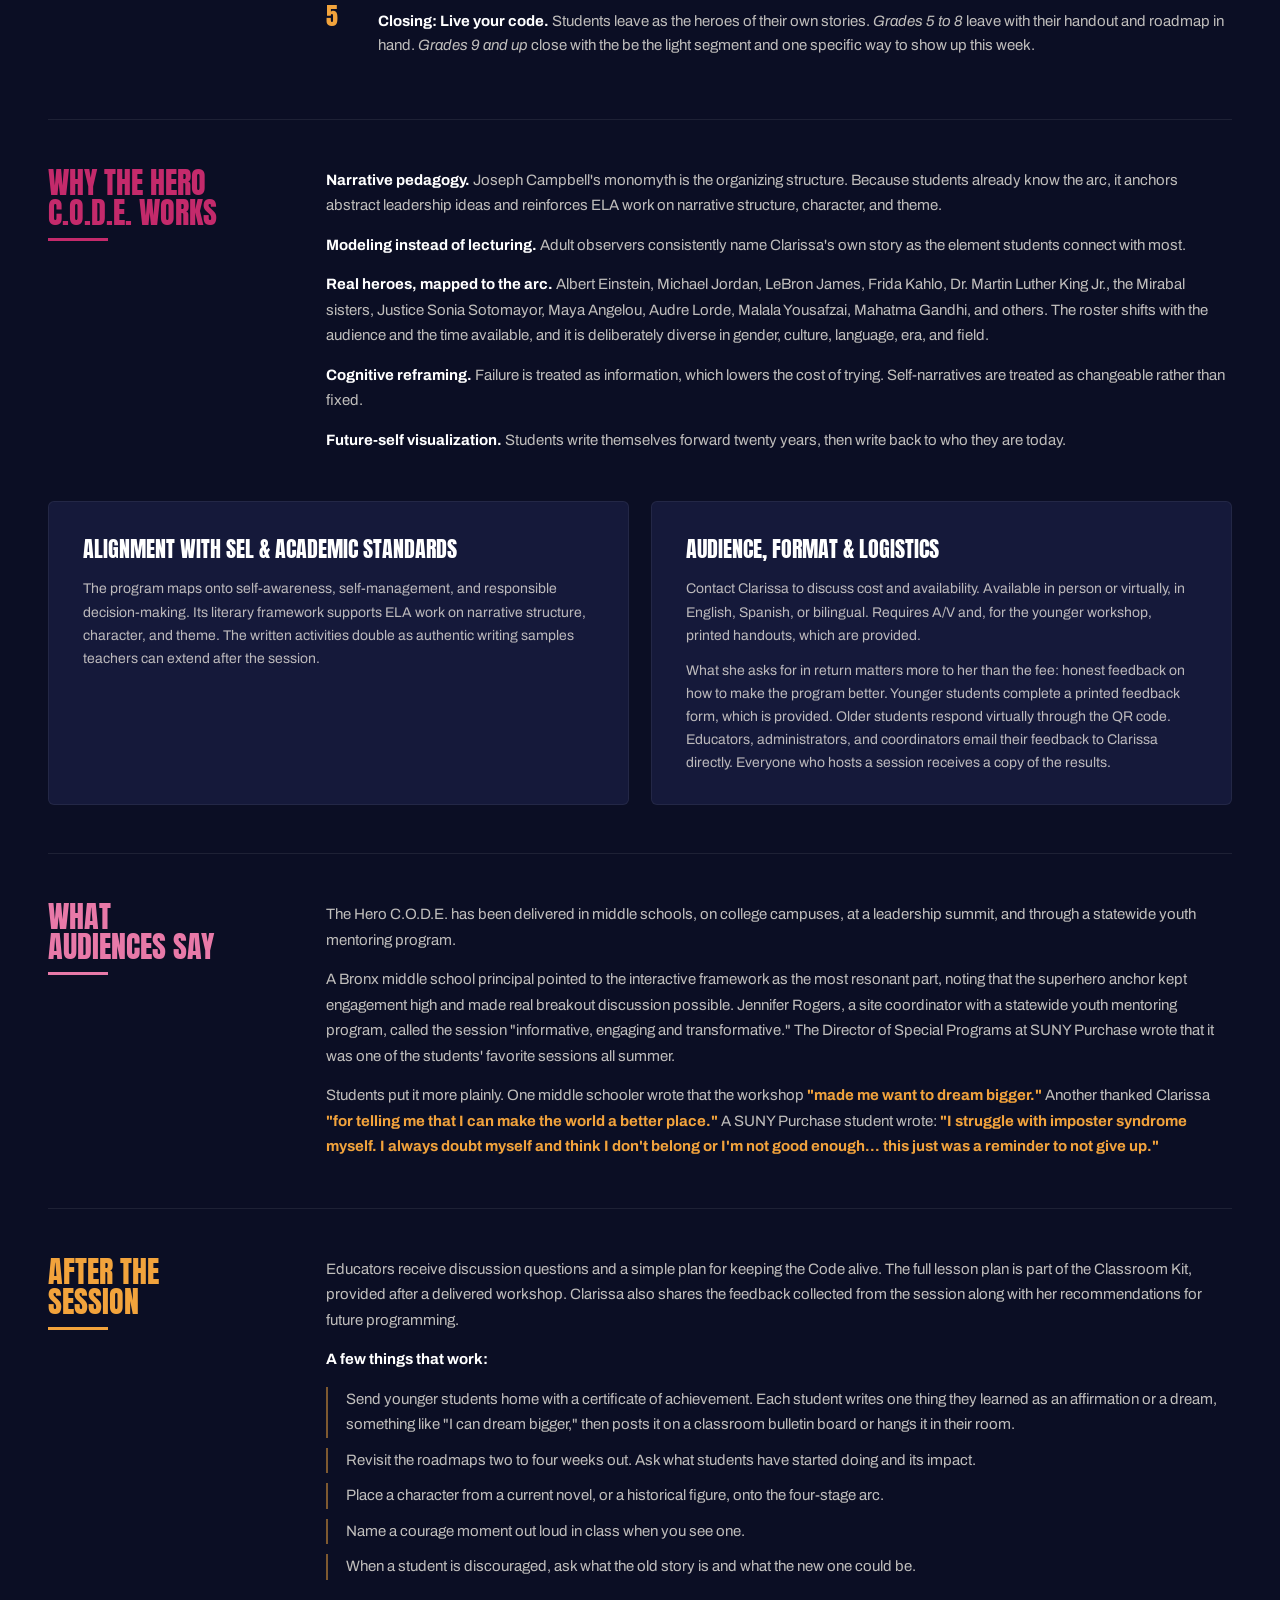
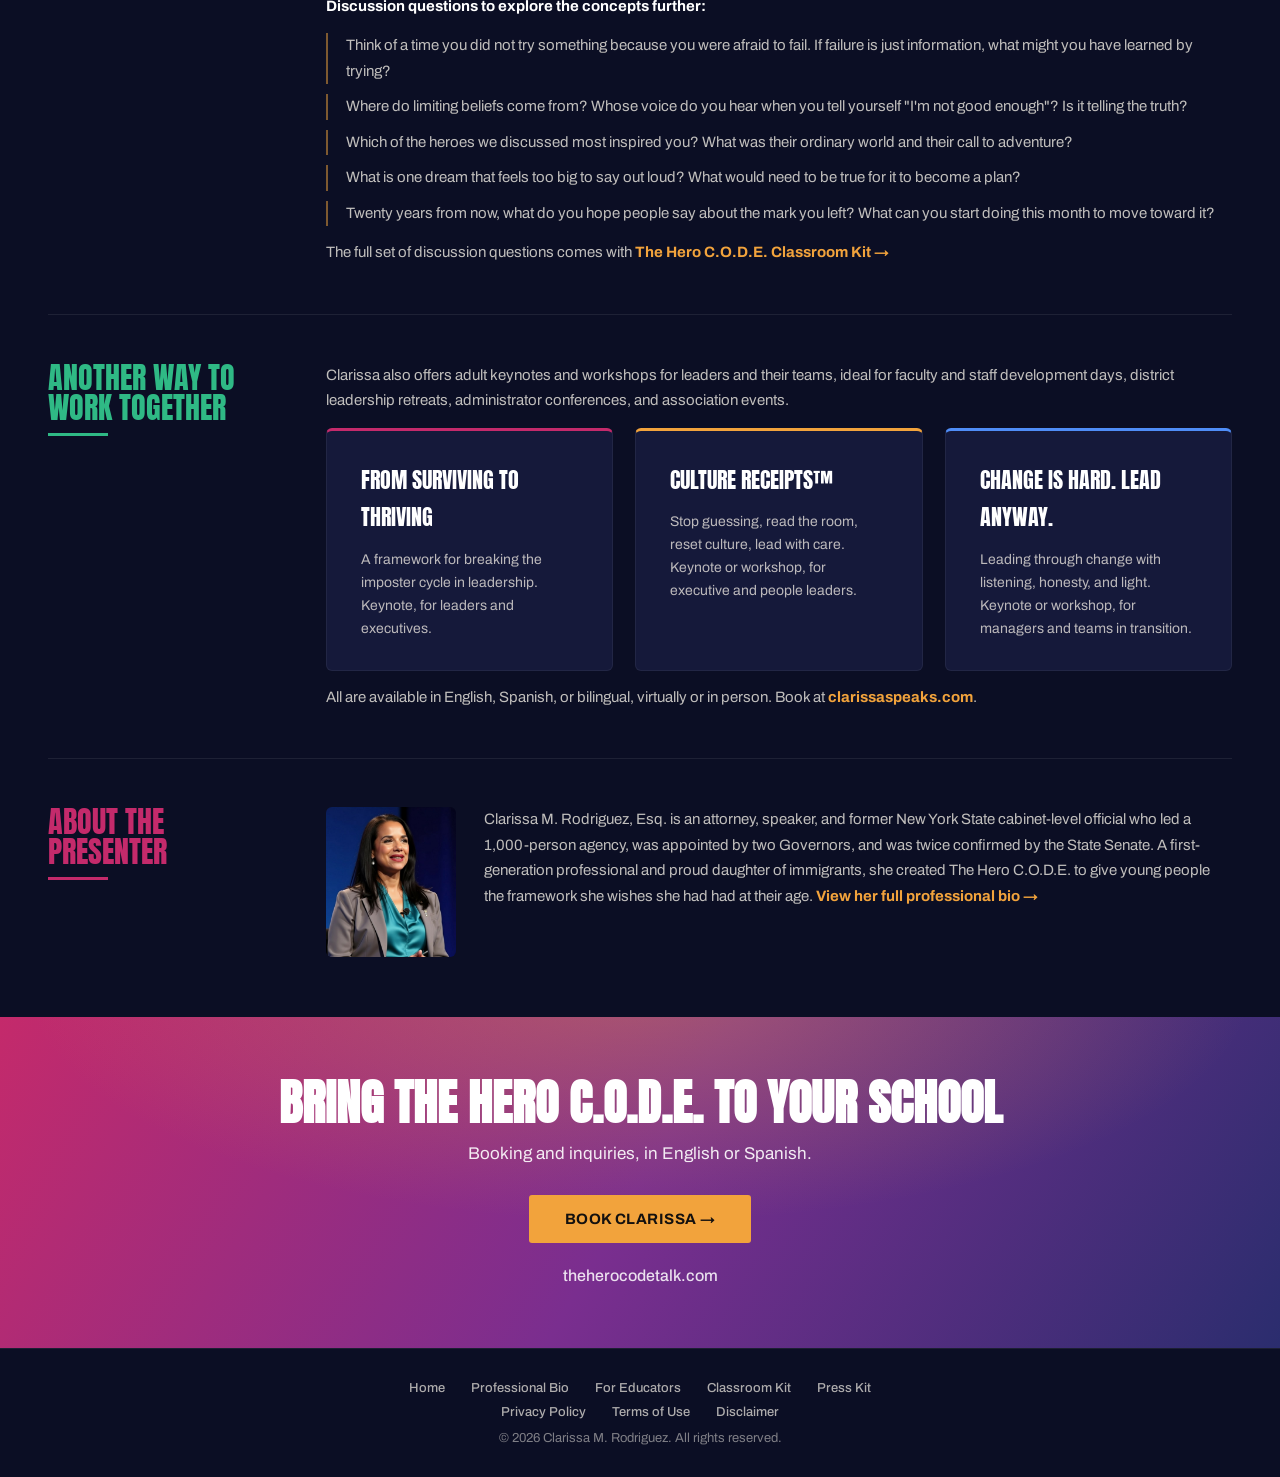
<file: educators.html>
<!DOCTYPE html>
<html lang="en">
<head>
<meta charset="utf-8">
<meta name="viewport" content="width=device-width, initial-scale=1">
<title>For Educators &amp; Administrators: The Hero C.O.D.E.</title>
<meta name="description" content="Educator abstract for The Hero C.O.D.E.™: bilingual leadership programs for youth by Clarissa M. Rodriguez, Esq. Two workshops by age band, plus a keynote or commencement address.">
<link rel="canonical" href="https://www.theherocodetalk.com/educators.html">
<link rel="icon" href="images/favicon.svg" type="image/svg+xml">
<link rel="icon" href="images/favicon-32.png" type="image/png" sizes="32x32">
<link rel="apple-touch-icon" href="images/apple-touch-icon.png">
<meta name="theme-color" content="#0B0E24">
<meta property="og:type" content="website">
<meta property="og:site_name" content="The Hero C.O.D.E.">
<meta property="og:title" content="For Educators &amp; Administrators: The Hero C.O.D.E.">
<meta property="og:description" content="Bilingual leadership programs for youth: a workshop for grades 5 to 8, a workshop for grades 9 through graduate school, and a keynote or commencement address. Includes a downloadable abstract.">
<meta property="og:url" content="https://www.theherocodetalk.com/educators.html">
<meta property="og:image" content="https://www.theherocodetalk.com/images/og-card.jpg">
<meta property="og:image:width" content="1200">
<meta property="og:image:height" content="630">
<meta name="twitter:card" content="summary_large_image">
<link rel="preconnect" href="https://fonts.googleapis.com">
<link rel="preconnect" href="https://fonts.gstatic.com" crossorigin>
<link href="https://fonts.googleapis.com/css2?family=Anton&family=Archivo:wght@400;500;600;700;800&display=swap" rel="stylesheet">
<link rel="stylesheet" href="css/styles.css">
</head>
<body>

<header class="site-header">
  <a class="nav__brand" href="/">
    <span class="nav__star" aria-hidden="true"></span>
    <span class="nav__wordmark">THE HERO C.O.D.E.</span>
  </a>
  <div class="site-header__actions">
    <a class="nav__link" href="https://www-theherocodetalk-com.translate.goog/educators.html?_x_tr_sl=en&amp;_x_tr_tl=es&amp;_x_tr_hl=es" rel="noopener">Espa&ntilde;ol</a>
    <a class="btn-primary btn-primary--sm" href="files/hero-code-educator-abstract.pdf" download="The Hero Code - Educator Abstract.pdf">Download PDF &darr;</a>
    <a class="btn-outline" href="/">&larr; Back to Site</a>
  </div>
</header>

<section class="abstract-hero">
  <div class="abstract-hero__dots" aria-hidden="true"></div>
  <span class="kicker">For Educators &amp; Administrators</span>
  <h1>THE HERO CODE&trade; TALK:<br>UNLOCK YOUR <em>POWER</em></h1>
  <p class="abstract-hero__sub">Leadership Programs for Youth</p>
  <p class="abstract-hero__byline">Presented by Clarissa M. Rodriguez, Esq. &middot; Bilingual (English/Spanish) &middot; theherocodetalk.com</p>
</section>

<div class="doc-sections">

  <section class="doc-section doc-section--gold">
    <div class="doc-section__label">
      <h2>WORKSHOP<br>OVERVIEW</h2>
      <div class="doc-section__rule"></div>
    </div>
    <div class="doc-section__body doc-section__body--flow">
      <p>There are three ways to bring The Hero C.O.D.E.&trade; to your students: a workshop for grades 5 through 8, a workshop for grades 9 through graduate school, and a keynote or commencement address. All three run on the same Code. What changes is the age of the audience and how deep the room goes.</p>
      <p>The Hero C.O.D.E. helps young people see themselves as the heroes of their own lives. It borrows the hero's journey, the story arc students already know from books and film, and uses it to carry four leadership principles: <strong class="txt-magenta">Courage</strong>, <strong class="txt-gold">Own a new story</strong>, <strong class="txt-blue">Dream big</strong>, and <strong class="txt-green">Execute boldly</strong>.</p>
      <p>Clarissa weaves her own story through every session, so students hear the framework from someone who lived it. Delivery is available in English, Spanish, or seamlessly bilingual, which makes the program especially effective with bilingual and English language learner populations.</p>
      <div class="format-table-wrap">
        <table class="format-table">
          <thead>
            <tr><th scope="col">Format</th><th scope="col">Length</th><th scope="col">Audience</th><th scope="col">Materials</th></tr>
          </thead>
          <tbody>
            <tr><td class="txt-magenta">Workshop, Grades 5 to 8</td><td data-label="Length">45 to 90 minutes</td><td data-label="Audience">Middle school and younger</td><td data-label="Materials">Printed handout</td></tr>
            <tr><td class="txt-gold">Workshop, Grades 9 to graduate</td><td data-label="Length">45 to 90 minutes</td><td data-label="Audience">High school, undergraduate, graduate, young adults</td><td data-label="Materials">Phones and QR code</td></tr>
            <tr><td class="txt-blue">Keynote or commencement</td><td data-label="Length">Keynote 15 to 30 minutes; commencement about 10</td><td data-label="Audience">Any age, any room size</td><td data-label="Materials">None</td></tr>
          </tbody>
        </table>
      </div>
    </div>
  </section>

  <section class="doc-section doc-section--magenta">
    <div class="doc-section__label">
      <h2>THE WORKSHOP:<br>GRADES 5 TO 8</h2>
      <div class="doc-section__rule"></div>
    </div>
    <div class="doc-section__body doc-section__body--flow">
      <p class="goal-line">The goal: dream bigger. Students should walk out wanting more for themselves and wanting to make the world better by being exactly who they are.</p>
      <p>This version is concrete, fast, and warm. It opens with characters students already love, then moves through the four letters of the Code, each one paired with a short writing activity on a printed handout. Clarissa tells her origin story simply here: humble beginnings, one mistake, and what perseverance made possible. Fewer heroes are covered so there is more time for the activities and for students to read out what they wrote, which is often the part they remember most.</p>
    </div>
  </section>

  <section class="doc-section doc-section--gold">
    <div class="doc-section__label">
      <h2>THE WORKSHOP:<br>GRADES 9 TO<br>GRADUATE</h2>
      <div class="doc-section__rule"></div>
    </div>
    <div class="doc-section__body doc-section__body--flow">
      <p class="goal-line">The goal: bigger ideas, deeper honesty. Older students can hold more, so this version goes further in both directions.</p>
      <p>Clarissa tells her origin story in full, including working-poor beginnings, dual identity, bullying, depression, and trauma passed down through her family. The limiting beliefs segment becomes a four-step inquiry rather than a single question, and it names imposter syndrome directly. Participation runs through phones and a QR code, so responses can be shared live and anonymously, which changes what students are willing to say.</p>
      <p><strong>Be the light.</strong> This version carries a segment the younger one does not: being the light, and the idea that leadership begins with a decision about how you show up rather than with a title or a stage. Clarissa shares stories of everyday people doing exactly that: the classmate who welcomes the new student, the neighbor who organizes when no one asked, the young person who speaks up when staying quiet would be easier. Heroism is not reserved for history books. Being the light is a choice available every day.</p>
      <p class="coordinator-note"><strong>A note for coordinators.</strong> The origin story in this version names depression and family trauma. Clarissa handles it briefly and always in service of the reframe, but let her know in advance if your group needs a lighter approach.</p>
    </div>
  </section>

  <section class="doc-section doc-section--blue">
    <div class="doc-section__label">
      <h2>THE KEYNOTE &amp;<br>COMMENCEMENT</h2>
      <div class="doc-section__rule"></div>
    </div>
    <div class="doc-section__body doc-section__body--flow">
      <p>Same Code, bigger room, no breakout work. Props, show-of-hands moments, and call and response keep the energy up. Best for assemblies, orientations, leadership summits, and campus events. The keynote runs 15 to 30 minutes.</p>
      <p>Commencement and graduation remarks are a shorter build, about 10 minutes, personalized to the age of the graduating class. For a graduating class, the closing leaves students with the C.O.D.E. as something to carry into their next chapter.</p>
      <p>Audiences leave believing their circumstances are not a ceiling, convinced their gifts are real and worth sharing, and ready to be the light the world needs right now.</p>
    </div>
  </section>

  <section class="doc-section doc-section--pink">
    <div class="doc-section__label">
      <h2>LEARNING<br>OBJECTIVES</h2>
      <div class="doc-section__rule"></div>
    </div>
    <div class="doc-section__body">
      <div class="objectives-group objectives-group--magenta">
        <h3>Grades 5 through 8: by the end of the session, students will be able to</h3>
        <div class="objectives">
          <div class="objective"><span class="objective__star objective__star--magenta" aria-hidden="true"></span><p>Recognize the four stages of the hero's journey in a story they already know</p></div>
          <div class="objective"><span class="objective__star objective__star--magenta" aria-hidden="true"></span><p>Explain the four parts of the Code in their own words</p></div>
          <div class="objective"><span class="objective__star objective__star--magenta" aria-hidden="true"></span><p>Name one thing they would attempt if they knew they could not fail</p></div>
          <div class="objective"><span class="objective__star objective__star--magenta" aria-hidden="true"></span><p>Identify one belief they hold about themselves and write a truer one in its place</p></div>
          <div class="objective"><span class="objective__star objective__star--magenta" aria-hidden="true"></span><p>Describe what they want to be remembered for twenty years from now</p></div>
          <div class="objective"><span class="objective__star objective__star--magenta" aria-hidden="true"></span><p>Leave with a written roadmap naming one thing to keep believing and one thing to start doing</p></div>
        </div>
      </div>
      <div class="objectives-group objectives-group--gold">
        <h3>Grades 9 through graduate school: by the end of the session, participants will be able to</h3>
        <div class="objectives">
          <div class="objective"><span class="objective__star objective__star--gold" aria-hidden="true"></span><p>Map their own life onto the hero's journey, setbacks included</p></div>
          <div class="objective"><span class="objective__star objective__star--gold" aria-hidden="true"></span><p>Run a limiting belief through a four-step inquiry: is it objectively true, how do I know, who would I be without that thought, and what is a more empowering one</p></div>
          <div class="objective"><span class="objective__star objective__star--gold" aria-hidden="true"></span><p>Recognize imposter syndrome as a normal response to leaving a comfort zone rather than evidence of not belonging</p></div>
          <div class="objective"><span class="objective__star objective__star--gold" aria-hidden="true"></span><p>Reframe their own circumstances as fuel rather than as a ceiling</p></div>
          <div class="objective"><span class="objective__star objective__star--gold" aria-hidden="true"></span><p>Identify their gifts across five dimensions: natural talent, lived experience, way of seeing the world, what they are called to create, and who they are meant to inspire</p></div>
          <div class="objective"><span class="objective__star objective__star--gold" aria-hidden="true"></span><p>Articulate a twenty-year vision and convert it into commitments they can act on now</p></div>
          <div class="objective"><span class="objective__star objective__star--gold" aria-hidden="true"></span><p>Define what it means to be the light and name one specific way to do it this week</p></div>
        </div>
      </div>
    </div>
  </section>

  <section class="doc-section doc-section--green">
    <div class="doc-section__label">
      <h2>SESSION<br>STRUCTURE</h2>
      <div class="doc-section__rule"></div>
      <p class="doc-section__note">Both workshops run 45 to 90 minutes and follow the same five steps. Notes show where the two age bands diverge.</p>
    </div>
    <div class="doc-section__body">
      <div class="session-row">
        <span class="session-row__num">1</span>
        <p><strong>Welcome and introductions.</strong> A community-building opener in which every participant introduces themselves, in the language they prefer. Student feedback often names this among the most memorable moments.</p>
      </div>
      <div class="session-row">
        <span class="session-row__num">2</span>
        <p><strong>The hero's journey.</strong> The four-stage arc, illustrated through familiar stories and real heroes. <em>Grades 5 to 8</em> open with characters students already love and cover fewer heroes. <em>Grades 9 and up</em> cover a wider roster and map it to their own lives, setbacks included.</p>
      </div>
      <div class="session-row">
        <span class="session-row__num">3</span>
        <p><strong>Setting the agenda: The Hero C.O.D.E.</strong> Clarissa frames the session's central question and previews the Code, placing each participant at the center of the journey ahead.</p>
      </div>
      <div class="session-row">
        <span class="session-row__num">4</span>
        <p><strong>The C.O.D.E.</strong> Four segments, each pairing a principle with a written activity. <strong class="txt-magenta">Courage</strong>: what would you do if you knew you could not fail? <strong class="txt-gold">Own a new story</strong>: Clarissa's origin story sets up the limiting beliefs work. <strong class="txt-blue">Dream big</strong>: time travel, twenty years into the future. <strong class="txt-green">Execute boldly</strong>: a roadmap from the future self back to the present self. <em>Grades 5 to 8</em> work on a printed handout, hear a simpler origin story, rewrite one belief, and get more time to read their writing aloud. <em>Grades 9 and up</em> respond by phone through a QR code, hear the full origin story, run the four-step inquiry, and talk about imposter syndrome directly.</p>
      </div>
      <div class="session-row">
        <span class="session-row__num">5</span>
        <p><strong>Closing: Live your code.</strong> Students leave as the heroes of their own stories. <em>Grades 5 to 8</em> leave with their handout and roadmap in hand. <em>Grades 9 and up</em> close with the be the light segment and one specific way to show up this week.</p>
      </div>
    </div>
  </section>

  <section class="doc-section doc-section--magenta">
    <div class="doc-section__label">
      <h2>WHY THE HERO<br>C.O.D.E. WORKS</h2>
      <div class="doc-section__rule"></div>
    </div>
    <div class="doc-section__body doc-section__body--flow">
      <p><strong>Narrative pedagogy.</strong> Joseph Campbell's monomyth is the organizing structure. Because students already know the arc, it anchors abstract leadership ideas and reinforces ELA work on narrative structure, character, and theme.</p>
      <p><strong>Modeling instead of lecturing.</strong> Adult observers consistently name Clarissa's own story as the element students connect with most.</p>
      <p><strong>Real heroes, mapped to the arc.</strong> Albert Einstein, Michael Jordan, LeBron James, Frida Kahlo, Dr. Martin Luther King Jr., the Mirabal sisters, Justice Sonia Sotomayor, Maya Angelou, Audre Lorde, Malala Yousafzai, Mahatma Gandhi, and others. The roster shifts with the audience and the time available, and it is deliberately diverse in gender, culture, language, era, and field.</p>
      <p><strong>Cognitive reframing.</strong> Failure is treated as information, which lowers the cost of trying. Self-narratives are treated as changeable rather than fixed.</p>
      <p><strong>Future-self visualization.</strong> Students write themselves forward twenty years, then write back to who they are today.</p>
    </div>
  </section>

  <section class="card-grid">
    <div class="info-card">
      <h3>ALIGNMENT WITH SEL &amp; ACADEMIC STANDARDS</h3>
      <p>The program maps onto self-awareness, self-management, and responsible decision-making. Its literary framework supports ELA work on narrative structure, character, and theme. The written activities double as authentic writing samples teachers can extend after the session.</p>
    </div>
    <div class="info-card">
      <h3>AUDIENCE, FORMAT &amp; LOGISTICS</h3>
      <p>Contact Clarissa to discuss cost and availability. Available in person or virtually, in English, Spanish, or bilingual. Requires A/V and, for the younger workshop, printed handouts, which are provided.</p>
      <p style="margin-top:12px">What she asks for in return matters more to her than the fee: honest feedback on how to make the program better. Younger students complete a printed feedback form, which is provided. Older students respond virtually through the QR code. Educators, administrators, and coordinators email their feedback to Clarissa directly. Everyone who hosts a session receives a copy of the results.</p>
    </div>
  </section>

  <section class="doc-section doc-section--pink">
    <div class="doc-section__label">
      <h2>WHAT<br>AUDIENCES SAY</h2>
      <div class="doc-section__rule"></div>
    </div>
    <div class="doc-section__body doc-section__body--flow">
      <p>The Hero C.O.D.E. has been delivered in middle schools, on college campuses, at a leadership summit, and through a statewide youth mentoring program.</p>
      <p>A Bronx middle school principal pointed to the interactive framework as the most resonant part, noting that the superhero anchor kept engagement high and made real breakout discussion possible. Jennifer Rogers, a site coordinator with a statewide youth mentoring program, called the session "informative, engaging and transformative." The Director of Special Programs at SUNY Purchase wrote that it was one of the students' favorite sessions all summer.</p>
      <p>Students put it more plainly. One middle schooler wrote that the workshop <strong class="txt-gold">"made me want to dream bigger."</strong> Another thanked Clarissa <strong class="txt-gold">"for telling me that I can make the world a better place."</strong> A SUNY Purchase student wrote: <strong class="txt-gold">"I struggle with imposter syndrome myself. I always doubt myself and think I don't belong or I'm not good enough&hellip; this just was a reminder to not give up."</strong></p>
    </div>
  </section>

  <section class="doc-section doc-section--gold">
    <div class="doc-section__label">
      <h2>AFTER THE<br>SESSION</h2>
      <div class="doc-section__rule"></div>
    </div>
    <div class="doc-section__body doc-section__body--flow">
      <p>Educators receive discussion questions and a simple plan for keeping the Code alive. The full lesson plan is part of the Classroom Kit, provided after a delivered workshop. Clarissa also shares the feedback collected from the session along with her recommendations for future programming.</p>
      <p class="dq-lead">A few things that work:</p>
      <div class="dq-list">
        <p>Send younger students home with a certificate of achievement. Each student writes one thing they learned as an affirmation or a dream, something like "I can dream bigger," then posts it on a classroom bulletin board or hangs it in their room.</p>
        <p>Revisit the roadmaps two to four weeks out. Ask what students have started doing and its impact.</p>
        <p>Place a character from a current novel, or a historical figure, onto the four-stage arc.</p>
        <p>Name a courage moment out loud in class when you see one.</p>
        <p>When a student is discouraged, ask what the old story is and what the new one could be.</p>
      </div>
      <p class="dq-lead">Discussion questions to explore the concepts further:</p>
      <div class="dq-list">
        <p>Think of a time you did not try something because you were afraid to fail. If failure is just information, what might you have learned by trying?</p>
        <p>Where do limiting beliefs come from? Whose voice do you hear when you tell yourself "I'm not good enough"? Is it telling the truth?</p>
        <p>Which of the heroes we discussed most inspired you? What was their ordinary world and their call to adventure?</p>
        <p>What is one dream that feels too big to say out loud? What would need to be true for it to become a plan?</p>
        <p>Twenty years from now, what do you hope people say about the mark you left? What can you start doing this month to move toward it?</p>
      </div>
      <p>The full set of discussion questions comes with <a href="kit.html">The Hero C.O.D.E. Classroom Kit &rarr;</a></p>
    </div>
  </section>

  <section class="doc-section doc-section--green">
    <div class="doc-section__label">
      <h2>ANOTHER WAY TO<br>WORK TOGETHER</h2>
      <div class="doc-section__rule"></div>
    </div>
    <div class="doc-section__body doc-section__body--flow">
      <p>Clarissa also offers adult keynotes and workshops for leaders and their teams, ideal for faculty and staff development days, district leadership retreats, administrator conferences, and association events.</p>
      <div class="card-grid card-grid--3">
        <div class="info-card info-card--magenta">
          <h3>FROM SURVIVING TO THRIVING</h3>
          <p>A framework for breaking the imposter cycle in leadership. Keynote, for leaders and executives.</p>
        </div>
        <div class="info-card info-card--gold">
          <h3>CULTURE RECEIPTS&trade;</h3>
          <p>Stop guessing, read the room, reset culture, lead with care. Keynote or workshop, for executive and people leaders.</p>
        </div>
        <div class="info-card info-card--blue">
          <h3>CHANGE IS HARD. LEAD ANYWAY.</h3>
          <p>Leading through change with listening, honesty, and light. Keynote or workshop, for managers and teams in transition.</p>
        </div>
      </div>
      <p>All are available in English, Spanish, or bilingual, virtually or in person. Book at <a href="https://www.clarissaspeaks.com/" target="_blank" rel="noopener">clarissaspeaks.com</a>.</p>
    </div>
  </section>

  <section class="doc-section doc-section--magenta">
    <div class="doc-section__label">
      <h2>ABOUT THE<br>PRESENTER</h2>
      <div class="doc-section__rule"></div>
    </div>
    <div class="doc-section__body doc-section__body--presenter">
      <img src="images/clarissa-headshot.jpg" alt="Clarissa M. Rodriguez, Esq.">
      <p>Clarissa M. Rodriguez, Esq. is an attorney, speaker, and former New York State cabinet-level official who led a 1,000-person agency, was appointed by two Governors, and was twice confirmed by the State Senate. A first-generation professional and proud daughter of immigrants, she created The Hero C.O.D.E. to give young people the framework she wishes she had had at their age. <a href="bio.html">View her full professional bio &rarr;</a></p>
    </div>
  </section>
</div>

<section class="page-cta">
  <div class="page-cta__glow"></div>
  <div class="page-cta__inner">
    <h2>BRING THE HERO C.O.D.E. TO YOUR SCHOOL</h2>
    <p class="page-cta__lede">Booking and inquiries, in English or Spanish.</p>
    <a class="btn-primary" href="/#contact">Book Clarissa &rarr;</a>
    <div class="page-cta__site">theherocodetalk.com</div>
  </div>
</section>

<footer class="footer">
  <nav class="footer__links footer__links--site">
    <a href="/">Home</a>
    <a href="bio.html">Professional Bio</a>
    <a href="educators.html">For Educators</a>
    <a href="kit.html">Classroom Kit</a>
    <a href="press.html">Press Kit</a>
  </nav>
  <nav class="footer__links">
    <a href="privacy.html">Privacy Policy</a>
    <a href="terms.html">Terms of Use</a>
    <a href="disclaimer.html">Disclaimer</a>
  </nav>
  <p class="footer__copy">&copy; 2026 Clarissa M. Rodriguez. All rights reserved.</p>
</footer>

</body>
</html>
</file>
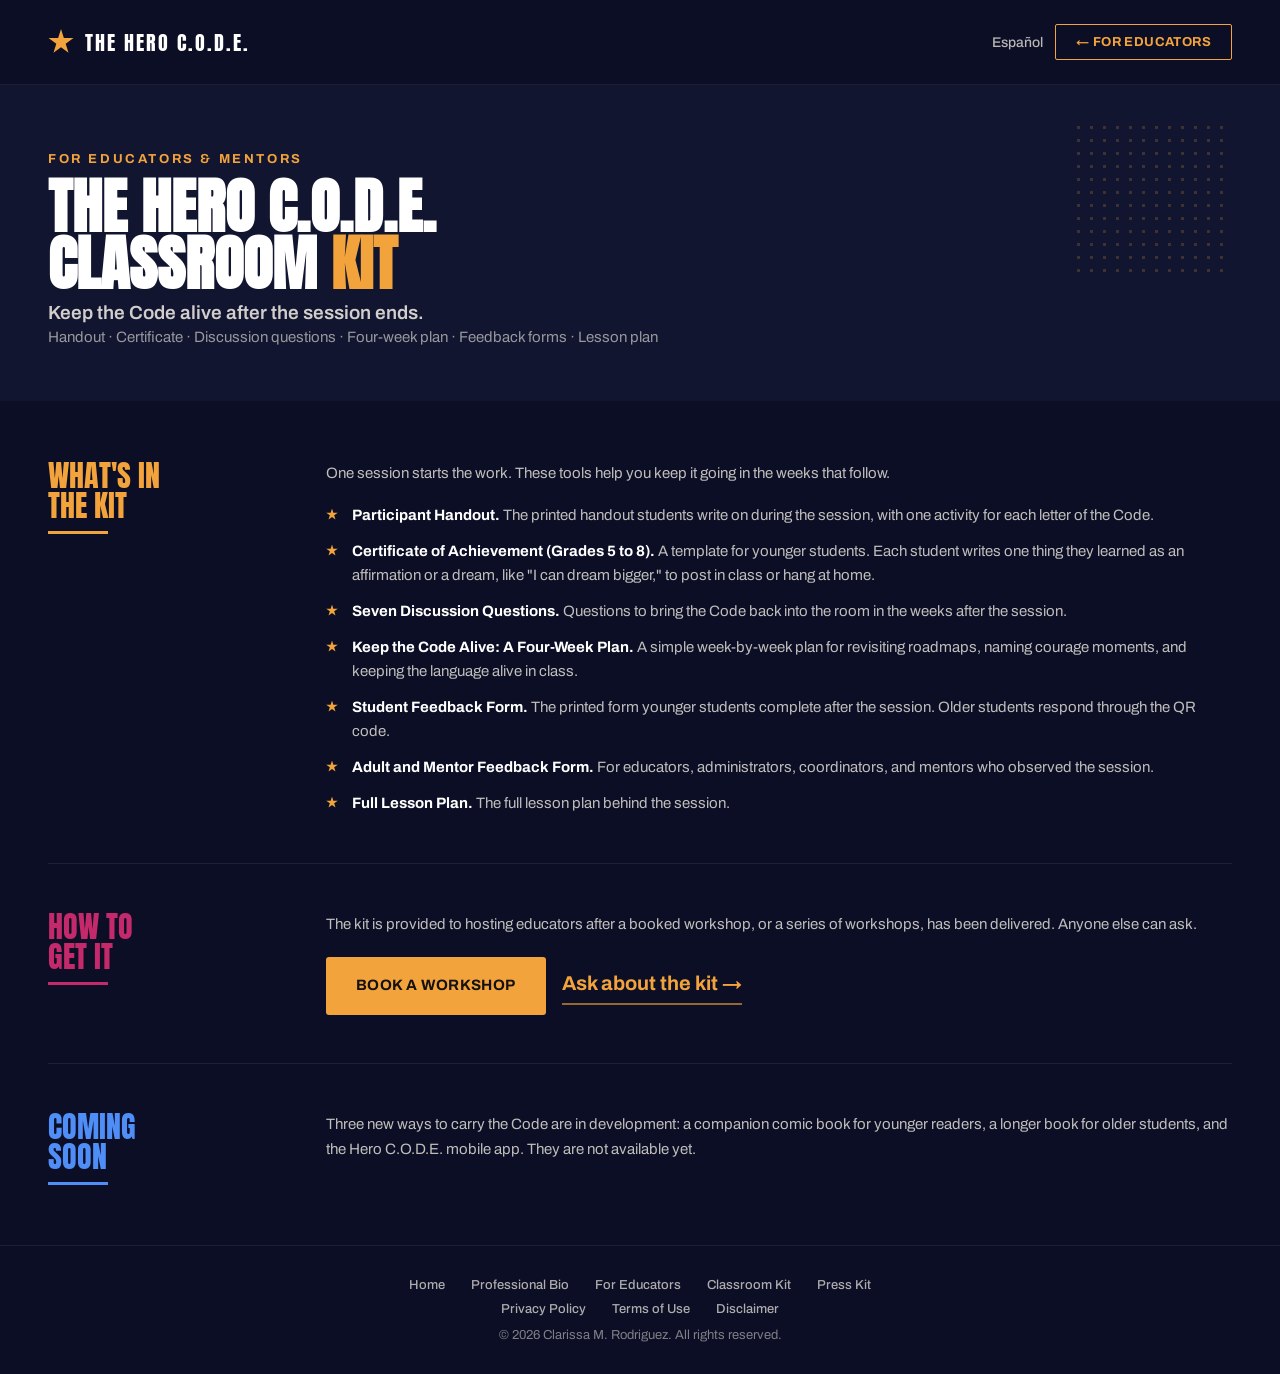
<file: kit.html>
<!DOCTYPE html>
<html lang="en">
<head>
<meta charset="utf-8">
<meta name="viewport" content="width=device-width, initial-scale=1">
<title>The Hero C.O.D.E. Classroom Kit</title>
<meta name="description" content="The Hero C.O.D.E. Classroom Kit: the handout, certificate template, discussion questions, four-week plan, feedback forms, and full lesson plan provided to educators who host a workshop.">
<link rel="canonical" href="https://www.theherocodetalk.com/kit.html">
<link rel="icon" href="images/favicon.svg" type="image/svg+xml">
<link rel="icon" href="images/favicon-32.png" type="image/png" sizes="32x32">
<link rel="apple-touch-icon" href="images/apple-touch-icon.png">
<meta name="theme-color" content="#0B0E24">
<meta property="og:type" content="website">
<meta property="og:site_name" content="The Hero C.O.D.E.">
<meta property="og:title" content="The Hero C.O.D.E. Classroom Kit">
<meta property="og:description" content="The Hero C.O.D.E. Classroom Kit: the handout, certificate template, discussion questions, four-week plan, feedback forms, and full lesson plan provided to educators who host a workshop.">
<meta property="og:url" content="https://www.theherocodetalk.com/kit.html">
<meta property="og:image" content="https://www.theherocodetalk.com/images/og-card.jpg">
<meta property="og:image:width" content="1200">
<meta property="og:image:height" content="630">
<meta name="twitter:card" content="summary_large_image">
<link rel="preconnect" href="https://fonts.googleapis.com">
<link rel="preconnect" href="https://fonts.gstatic.com" crossorigin>
<link href="https://fonts.googleapis.com/css2?family=Anton&family=Archivo:wght@400;500;600;700;800&display=swap" rel="stylesheet">
<link rel="stylesheet" href="css/styles.css">
</head>
<body>

<header class="site-header">
  <a class="nav__brand" href="/">
    <span class="nav__star" aria-hidden="true"></span>
    <span class="nav__wordmark">THE HERO C.O.D.E.</span>
  </a>
  <div class="site-header__actions">
    <a class="nav__link" href="https://www-theherocodetalk-com.translate.goog/kit.html?_x_tr_sl=en&amp;_x_tr_tl=es&amp;_x_tr_hl=es" rel="noopener">Espa&ntilde;ol</a>
    <a class="btn-outline" href="educators.html">&larr; For Educators</a>
  </div>
</header>

<section class="abstract-hero">
  <div class="abstract-hero__dots" aria-hidden="true"></div>
  <span class="kicker">For Educators &amp; Mentors</span>
  <h1>THE HERO C.O.D.E.<br>CLASSROOM <em>KIT</em></h1>
  <p class="abstract-hero__sub">Keep the Code alive after the session ends.</p>
  <p class="abstract-hero__byline">Handout &middot; Certificate &middot; Discussion questions &middot; Four-week plan &middot; Feedback forms &middot; Lesson plan</p>
</section>

<div class="doc-sections">

  <section class="doc-section doc-section--gold">
    <div class="doc-section__label">
      <h2>WHAT'S IN<br>THE KIT</h2>
      <div class="doc-section__rule"></div>
    </div>
    <div class="doc-section__body">
      <p class="objectives-lead">One session starts the work. These tools help you keep it going in the weeks that follow.</p>
      <div class="objectives">
        <div class="objective"><span class="objective__star objective__star--gold" aria-hidden="true"></span><p><strong>Participant Handout.</strong> The printed handout students write on during the session, with one activity for each letter of the Code.</p></div>
        <div class="objective"><span class="objective__star objective__star--gold" aria-hidden="true"></span><p><strong>Certificate of Achievement (Grades 5 to 8).</strong> A template for younger students. Each student writes one thing they learned as an affirmation or a dream, like "I can dream bigger," to post in class or hang at home.</p></div>
        <div class="objective"><span class="objective__star objective__star--gold" aria-hidden="true"></span><p><strong>Seven Discussion Questions.</strong> Questions to bring the Code back into the room in the weeks after the session.</p></div>
        <div class="objective"><span class="objective__star objective__star--gold" aria-hidden="true"></span><p><strong>Keep the Code Alive: A Four-Week Plan.</strong> A simple week-by-week plan for revisiting roadmaps, naming courage moments, and keeping the language alive in class.</p></div>
        <div class="objective"><span class="objective__star objective__star--gold" aria-hidden="true"></span><p><strong>Student Feedback Form.</strong> The printed form younger students complete after the session. Older students respond through the QR code.</p></div>
        <div class="objective"><span class="objective__star objective__star--gold" aria-hidden="true"></span><p><strong>Adult and Mentor Feedback Form.</strong> For educators, administrators, coordinators, and mentors who observed the session.</p></div>
        <div class="objective"><span class="objective__star objective__star--gold" aria-hidden="true"></span><p><strong>Full Lesson Plan.</strong> The full lesson plan behind the session.</p></div>
      </div>
    </div>
  </section>

  <section class="doc-section doc-section--magenta">
    <div class="doc-section__label">
      <h2>HOW TO<br>GET IT</h2>
      <div class="doc-section__rule"></div>
    </div>
    <div class="doc-section__body doc-section__body--flow">
      <p>The kit is provided to hosting educators after a booked workshop, or a series of workshops, has been delivered. Anyone else can ask.</p>
      <div class="hero__actions" style="margin-top:6px">
        <a class="btn-primary" href="/#contact">Book a Workshop</a>
        <a class="link-underline" href="/#contact">Ask about the kit &rarr;</a>
      </div>
    </div>
  </section>

  <section class="doc-section doc-section--blue">
    <div class="doc-section__label">
      <h2>COMING<br>SOON</h2>
      <div class="doc-section__rule"></div>
    </div>
    <div class="doc-section__body doc-section__body--flow">
      <p>Three new ways to carry the Code are in development: a companion comic book for younger readers, a longer book for older students, and the Hero C.O.D.E. mobile app. They are not available yet.</p>
    </div>
  </section>
</div>

<footer class="footer">
  <nav class="footer__links footer__links--site">
    <a href="/">Home</a>
    <a href="bio.html">Professional Bio</a>
    <a href="educators.html">For Educators</a>
    <a href="kit.html">Classroom Kit</a>
    <a href="press.html">Press Kit</a>
  </nav>
  <nav class="footer__links">
    <a href="privacy.html">Privacy Policy</a>
    <a href="terms.html">Terms of Use</a>
    <a href="disclaimer.html">Disclaimer</a>
  </nav>
  <p class="footer__copy">&copy; 2026 Clarissa M. Rodriguez. All rights reserved.</p>
</footer>

</body>
</html>
</file>
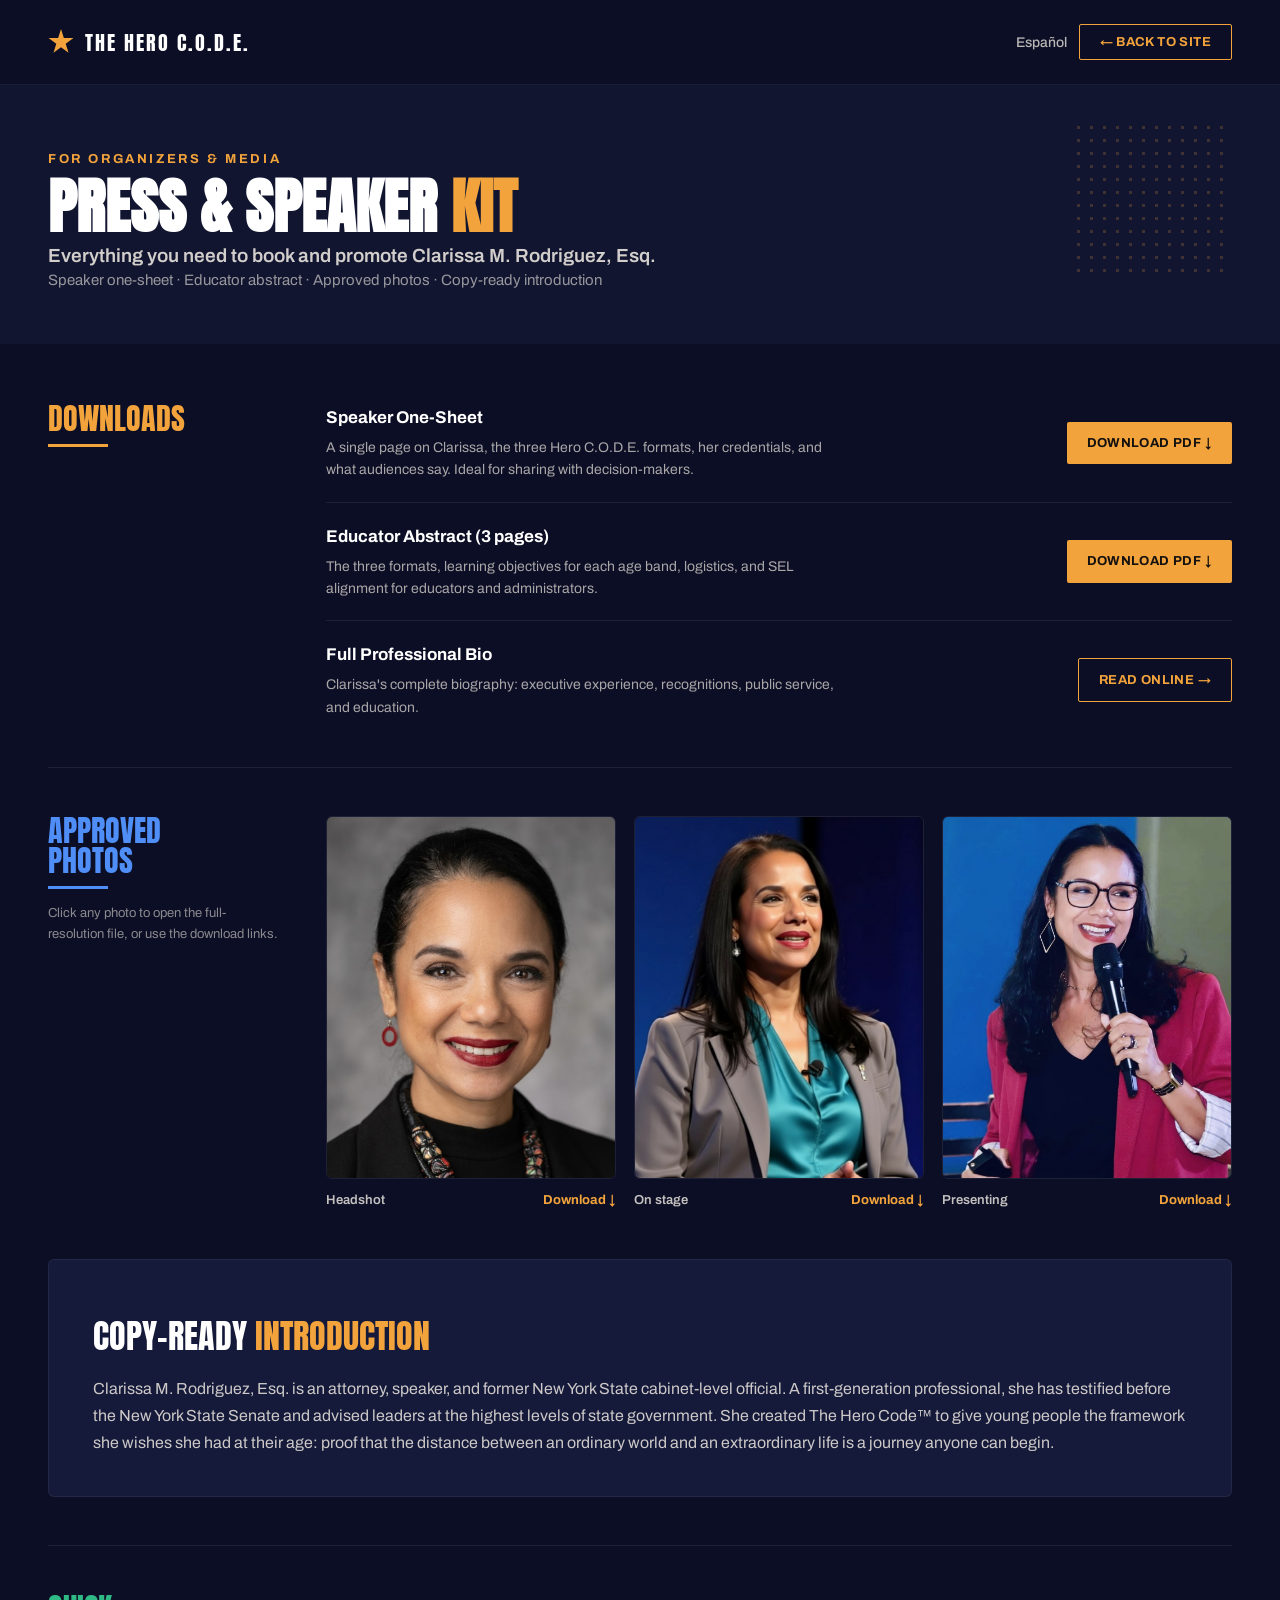
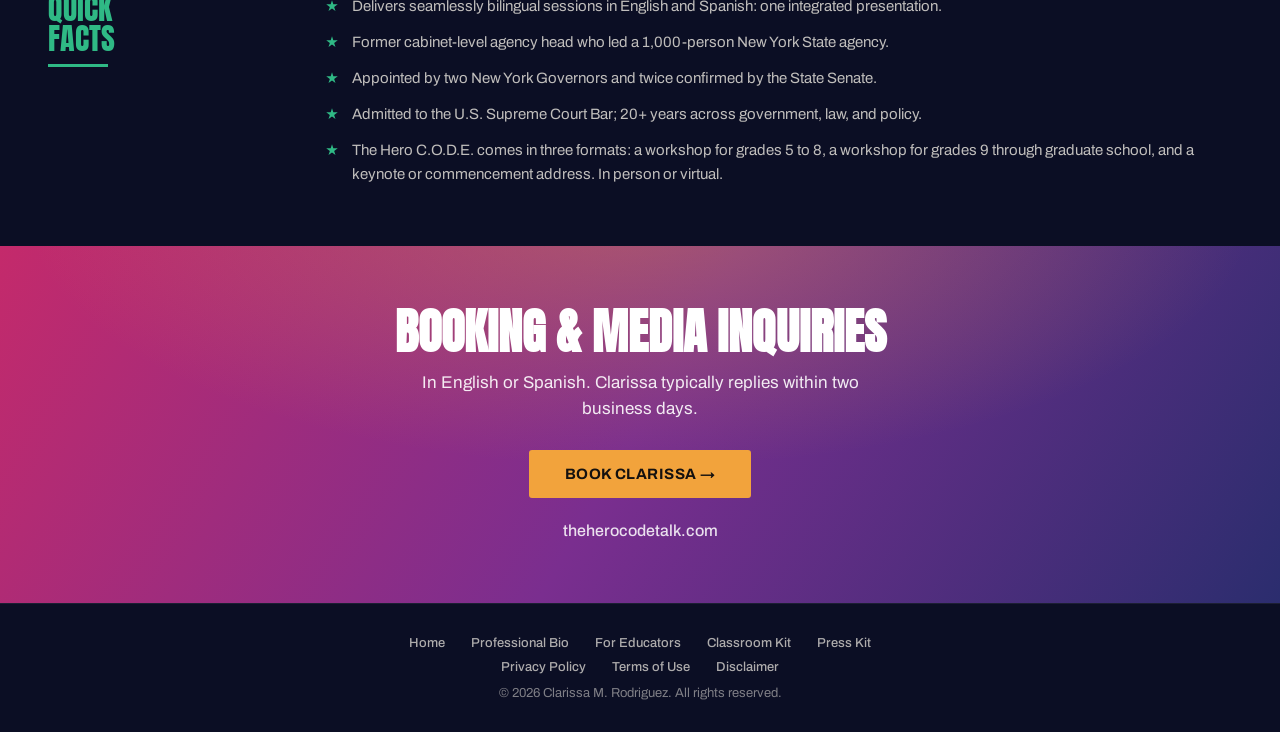
<file: press.html>
<!DOCTYPE html>
<html lang="en">
<head>
<meta charset="utf-8">
<meta name="viewport" content="width=device-width, initial-scale=1">
<title>Press &amp; Speaker Kit: The Hero C.O.D.E.</title>
<meta name="description" content="Press and speaker kit for Clarissa M. Rodriguez, Esq. Downloadable speaker one-sheet, educator abstract, approved photos, and a copy-ready introduction for event organizers.">
<link rel="canonical" href="https://www.theherocodetalk.com/press.html">
<link rel="icon" href="images/favicon.svg" type="image/svg+xml">
<link rel="icon" href="images/favicon-32.png" type="image/png" sizes="32x32">
<link rel="apple-touch-icon" href="images/apple-touch-icon.png">
<meta name="theme-color" content="#0B0E24">
<meta property="og:type" content="website">
<meta property="og:site_name" content="The Hero C.O.D.E.">
<meta property="og:title" content="Press &amp; Speaker Kit: The Hero C.O.D.E.">
<meta property="og:description" content="Speaker one-sheet, educator abstract, approved photos, and a copy-ready introduction for booking Clarissa M. Rodriguez, Esq.">
<meta property="og:url" content="https://www.theherocodetalk.com/press.html">
<meta property="og:image" content="https://www.theherocodetalk.com/images/og-card.jpg">
<meta property="og:image:width" content="1200">
<meta property="og:image:height" content="630">
<meta name="twitter:card" content="summary_large_image">
<link rel="preconnect" href="https://fonts.googleapis.com">
<link rel="preconnect" href="https://fonts.gstatic.com" crossorigin>
<link href="https://fonts.googleapis.com/css2?family=Anton&family=Archivo:wght@400;500;600;700;800&display=swap" rel="stylesheet">
<link rel="stylesheet" href="css/styles.css">
</head>
<body>

<header class="site-header">
  <a class="nav__brand" href="/">
    <span class="nav__star" aria-hidden="true"></span>
    <span class="nav__wordmark">THE HERO C.O.D.E.</span>
  </a>
  <div class="site-header__actions">
    <a class="nav__link" href="https://www-theherocodetalk-com.translate.goog/press.html?_x_tr_sl=en&amp;_x_tr_tl=es&amp;_x_tr_hl=es" rel="noopener">Espa&ntilde;ol</a>
    <a class="btn-outline" href="/">&larr; Back to Site</a>
  </div>
</header>

<section class="abstract-hero">
  <div class="abstract-hero__dots" aria-hidden="true"></div>
  <span class="kicker">For Organizers &amp; Media</span>
  <h1>PRESS &amp; SPEAKER <em>KIT</em></h1>
  <p class="abstract-hero__sub">Everything you need to book and promote Clarissa M. Rodriguez, Esq.</p>
  <p class="abstract-hero__byline">Speaker one-sheet &middot; Educator abstract &middot; Approved photos &middot; Copy-ready introduction</p>
</section>

<div class="doc-sections">

  <section class="doc-section doc-section--gold">
    <div class="doc-section__label">
      <h2>DOWNLOADS</h2>
      <div class="doc-section__rule"></div>
    </div>
    <div class="doc-section__body">
      <div class="download-row">
        <div class="download-row__info">
          <p class="download-row__title">Speaker One-Sheet</p>
          <p class="download-row__desc">A single page on Clarissa, the three Hero C.O.D.E. formats, her credentials, and what audiences say. Ideal for sharing with decision-makers.</p>
        </div>
        <a class="btn-primary btn-primary--sm" href="files/hero-code-one-sheet.pdf" download="Clarissa Rodriguez - Speaker One-Sheet.pdf">Download PDF &darr;</a>
      </div>
      <div class="download-row">
        <div class="download-row__info">
          <p class="download-row__title">Educator Abstract (3 pages)</p>
          <p class="download-row__desc">The three formats, learning objectives for each age band, logistics, and SEL alignment for educators and administrators.</p>
        </div>
        <a class="btn-primary btn-primary--sm" href="files/hero-code-educator-abstract.pdf" download="The Hero Code - Educator Abstract.pdf">Download PDF &darr;</a>
      </div>
      <div class="download-row">
        <div class="download-row__info">
          <p class="download-row__title">Full Professional Bio</p>
          <p class="download-row__desc">Clarissa's complete biography: executive experience, recognitions, public service, and education.</p>
        </div>
        <a class="btn-outline" href="bio.html">Read Online &rarr;</a>
      </div>
    </div>
  </section>

  <section class="doc-section doc-section--blue">
    <div class="doc-section__label">
      <h2>APPROVED<br>PHOTOS</h2>
      <div class="doc-section__rule"></div>
      <p class="doc-section__note">Click any photo to open the full-resolution file, or use the download links.</p>
    </div>
    <div class="doc-section__body">
      <div class="photo-grid">
        <figure class="photo-card">
          <a href="images/clarissa-headshot-2026.jpg" target="_blank" rel="noopener"><img src="images/clarissa-headshot-2026.jpg" alt="Clarissa M. Rodriguez, official headshot"></a>
          <figcaption>Headshot <a href="images/clarissa-headshot-2026.jpg" download="Clarissa-Rodriguez-Headshot.jpg">Download &darr;</a></figcaption>
        </figure>
        <figure class="photo-card">
          <a href="images/clarissa-onstage.jpg" target="_blank" rel="noopener"><img src="images/clarissa-onstage.jpg" alt="Clarissa M. Rodriguez on stage"></a>
          <figcaption>On stage <a href="images/clarissa-onstage.jpg" download="Clarissa-Rodriguez-On-Stage.jpg">Download &darr;</a></figcaption>
        </figure>
        <figure class="photo-card">
          <a href="images/clarissa-speaking-bellas.jpg" target="_blank" rel="noopener"><img src="images/clarissa-speaking-bellas.jpg" alt="Clarissa M. Rodriguez presenting a workshop"></a>
          <figcaption>Presenting <a href="images/clarissa-speaking-bellas.jpg" download="Clarissa-Rodriguez-Presenting.jpg">Download &darr;</a></figcaption>
        </figure>
      </div>
    </div>
  </section>

  <section class="callout-card">
    <h2>COPY-READY <em>INTRODUCTION</em></h2>
    <p>Clarissa M. Rodriguez, Esq. is an attorney, speaker, and former New York State cabinet-level official. A first-generation professional, she has testified before the New York State Senate and advised leaders at the highest levels of state government. She created The Hero Code&trade; to give young people the framework she wishes she had at their age: proof that the distance between an ordinary world and an extraordinary life is a journey anyone can begin.</p>
  </section>

  <section class="doc-section doc-section--green">
    <div class="doc-section__label">
      <h2>QUICK<br>FACTS</h2>
      <div class="doc-section__rule"></div>
    </div>
    <div class="doc-section__body">
      <div class="objectives">
        <div class="objective"><span class="objective__star objective__star--green" aria-hidden="true"></span><p>Delivers seamlessly bilingual sessions in English and Spanish: one integrated presentation.</p></div>
        <div class="objective"><span class="objective__star objective__star--green" aria-hidden="true"></span><p>Former cabinet-level agency head who led a 1,000-person New York State agency.</p></div>
        <div class="objective"><span class="objective__star objective__star--green" aria-hidden="true"></span><p>Appointed by two New York Governors and twice confirmed by the State Senate.</p></div>
        <div class="objective"><span class="objective__star objective__star--green" aria-hidden="true"></span><p>Admitted to the U.S. Supreme Court Bar; 20+ years across government, law, and policy.</p></div>
        <div class="objective"><span class="objective__star objective__star--green" aria-hidden="true"></span><p>The Hero C.O.D.E. comes in three formats: a workshop for grades 5 to 8, a workshop for grades 9 through graduate school, and a keynote or commencement address. In person or virtual.</p></div>
      </div>
    </div>
  </section>
</div>

<section class="page-cta">
  <div class="page-cta__glow"></div>
  <div class="page-cta__inner">
    <h2>BOOKING &amp; MEDIA INQUIRIES</h2>
    <p class="page-cta__lede">In English or Spanish. Clarissa typically replies within two business days.</p>
    <a class="btn-primary" href="/#contact">Book Clarissa &rarr;</a>
    <div class="page-cta__site">theherocodetalk.com</div>
  </div>
</section>

<footer class="footer">
  <nav class="footer__links footer__links--site">
    <a href="/">Home</a>
    <a href="bio.html">Professional Bio</a>
    <a href="educators.html">For Educators</a>
    <a href="kit.html">Classroom Kit</a>
    <a href="press.html">Press Kit</a>
  </nav>
  <nav class="footer__links">
    <a href="privacy.html">Privacy Policy</a>
    <a href="terms.html">Terms of Use</a>
    <a href="disclaimer.html">Disclaimer</a>
  </nav>
  <p class="footer__copy">&copy; 2026 Clarissa M. Rodriguez. All rights reserved.</p>
</footer>

</body>
</html>
</file>
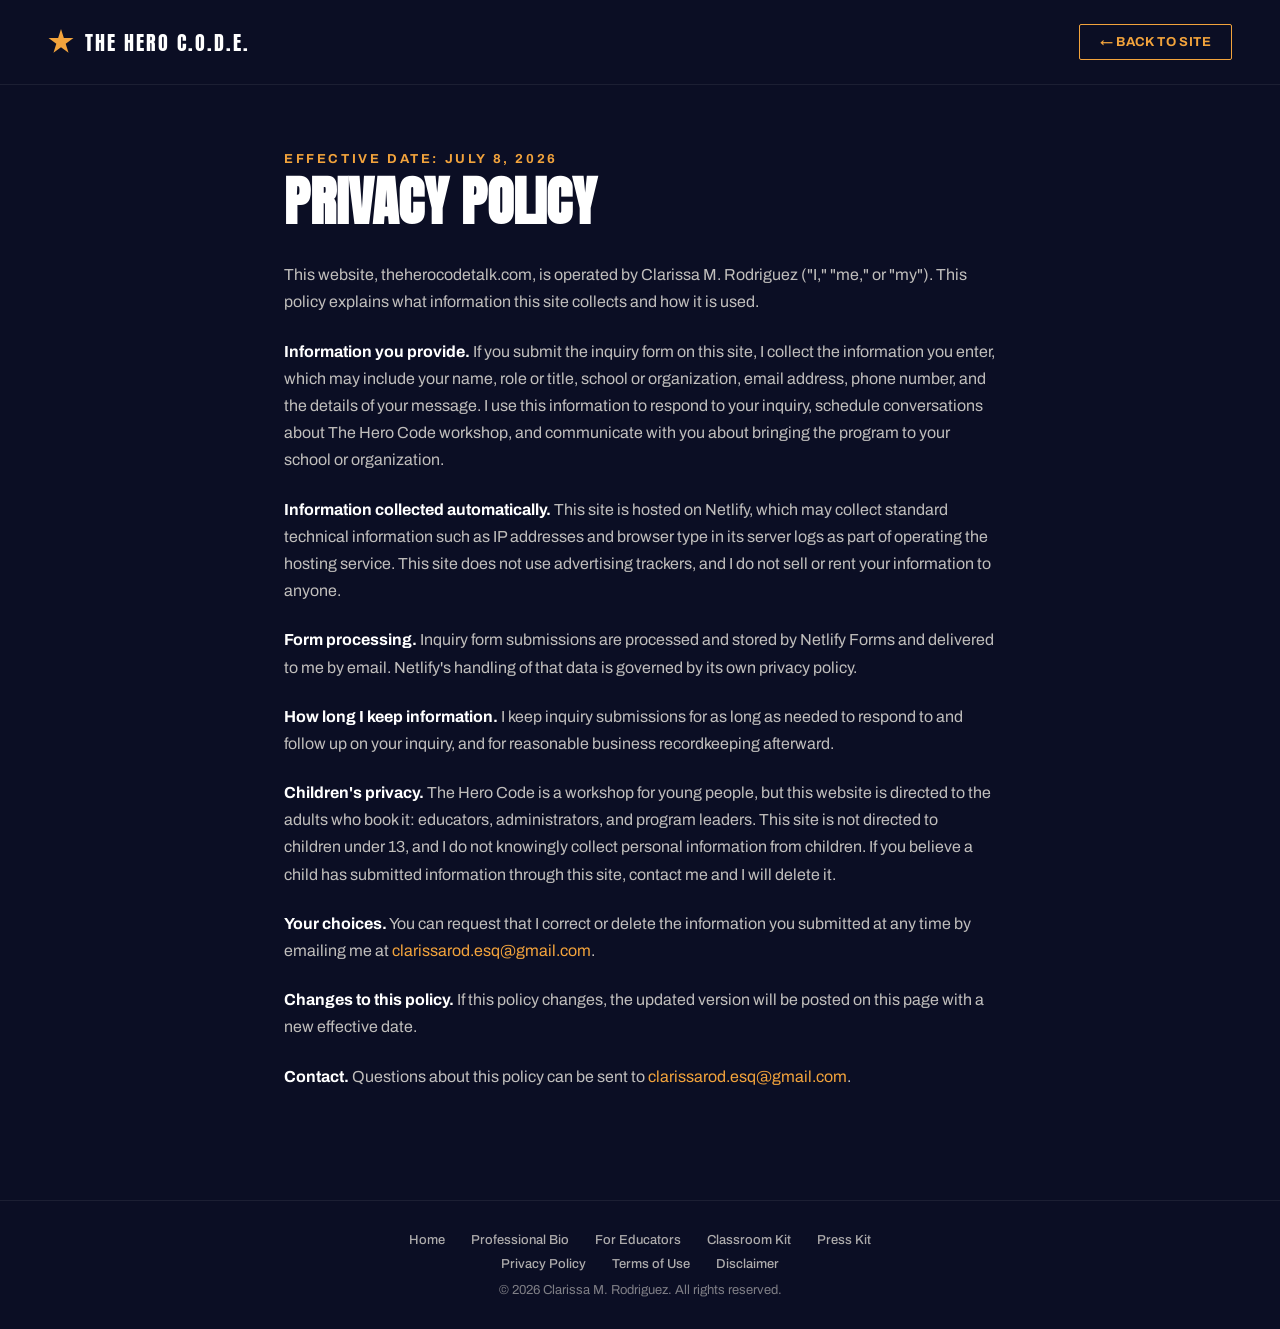
<file: privacy.html>
<!DOCTYPE html>
<html lang="en">
<head>
<meta charset="utf-8">
<meta name="viewport" content="width=device-width, initial-scale=1">
<title>Privacy Policy: The Hero C.O.D.E.</title>
<link rel="icon" href="images/favicon.svg" type="image/svg+xml">
<link rel="icon" href="images/favicon-32.png" type="image/png" sizes="32x32">
<link rel="apple-touch-icon" href="images/apple-touch-icon.png">
<meta name="theme-color" content="#0B0E24">
<link rel="preconnect" href="https://fonts.googleapis.com">
<link rel="preconnect" href="https://fonts.gstatic.com" crossorigin>
<link href="https://fonts.googleapis.com/css2?family=Anton&family=Archivo:wght@400;500;600;700;800&display=swap" rel="stylesheet">
<link rel="stylesheet" href="css/styles.css">
</head>
<body>

<header class="site-header">
  <a class="nav__brand" href="/">
    <span class="nav__star" aria-hidden="true"></span>
    <span class="nav__wordmark">THE HERO C.O.D.E.</span>
  </a>
  <a class="btn-outline" href="/">&larr; Back to Site</a>
</header>

<main class="legal">
  <span class="kicker">Effective date: July 8, 2026</span>
  <h1>PRIVACY POLICY</h1>

  <p>This website, theherocodetalk.com, is operated by Clarissa M. Rodriguez ("I," "me," or "my"). This policy explains what information this site collects and how it is used.</p>

  <p><strong>Information you provide.</strong> If you submit the inquiry form on this site, I collect the information you enter, which may include your name, role or title, school or organization, email address, phone number, and the details of your message. I use this information to respond to your inquiry, schedule conversations about The Hero Code workshop, and communicate with you about bringing the program to your school or organization.</p>

  <p><strong>Information collected automatically.</strong> This site is hosted on Netlify, which may collect standard technical information such as IP addresses and browser type in its server logs as part of operating the hosting service. This site does not use advertising trackers, and I do not sell or rent your information to anyone.</p>

  <p><strong>Form processing.</strong> Inquiry form submissions are processed and stored by Netlify Forms and delivered to me by email. Netlify's handling of that data is governed by its own privacy policy.</p>

  <p><strong>How long I keep information.</strong> I keep inquiry submissions for as long as needed to respond to and follow up on your inquiry, and for reasonable business recordkeeping afterward.</p>

  <p><strong>Children's privacy.</strong> The Hero Code is a workshop for young people, but this website is directed to the adults who book it: educators, administrators, and program leaders. This site is not directed to children under 13, and I do not knowingly collect personal information from children. If you believe a child has submitted information through this site, contact me and I will delete it.</p>

  <p><strong>Your choices.</strong> You can request that I correct or delete the information you submitted at any time by emailing me at <a href="mailto:clarissarod.esq@gmail.com">clarissarod.esq@gmail.com</a>.</p>

  <p><strong>Changes to this policy.</strong> If this policy changes, the updated version will be posted on this page with a new effective date.</p>

  <p><strong>Contact.</strong> Questions about this policy can be sent to <a href="mailto:clarissarod.esq@gmail.com">clarissarod.esq@gmail.com</a>.</p>
</main>

<footer class="footer">
  <nav class="footer__links footer__links--site">
    <a href="/">Home</a>
    <a href="bio.html">Professional Bio</a>
    <a href="educators.html">For Educators</a>
    <a href="kit.html">Classroom Kit</a>
    <a href="press.html">Press Kit</a>
  </nav>
  <nav class="footer__links">
    <a href="privacy.html">Privacy Policy</a>
    <a href="terms.html">Terms of Use</a>
    <a href="disclaimer.html">Disclaimer</a>
  </nav>
  <p class="footer__copy">&copy; 2026 Clarissa M. Rodriguez. All rights reserved.</p>
</footer>

</body>
</html>
</file>
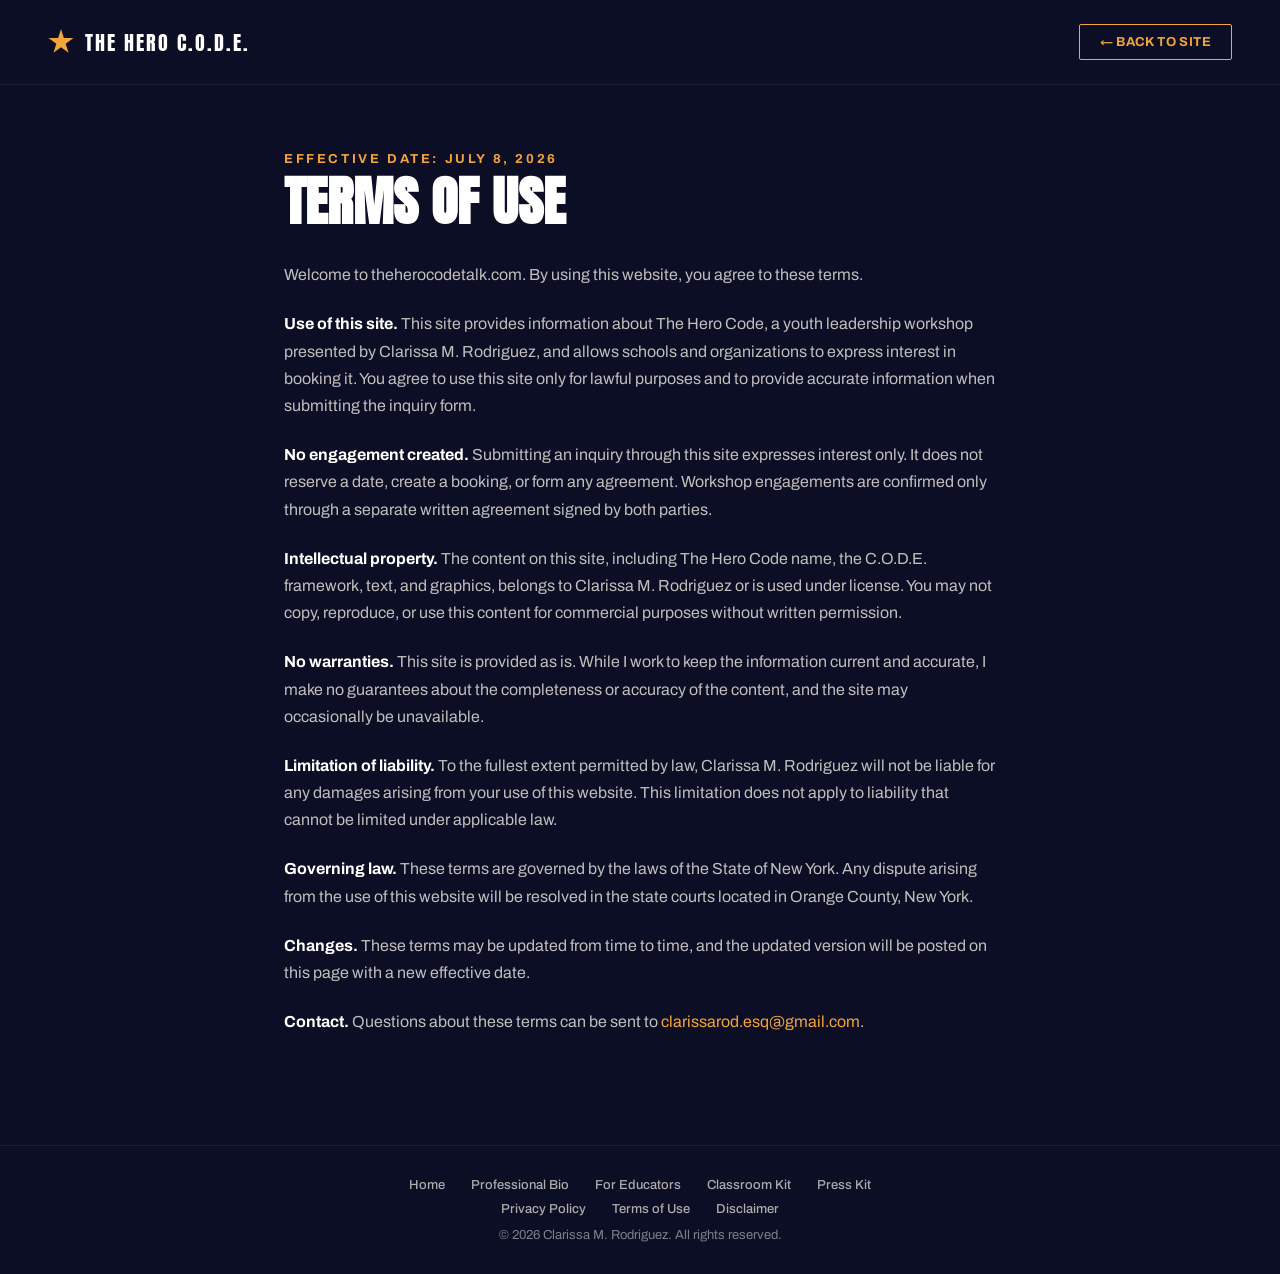
<file: terms.html>
<!DOCTYPE html>
<html lang="en">
<head>
<meta charset="utf-8">
<meta name="viewport" content="width=device-width, initial-scale=1">
<title>Terms of Use: The Hero C.O.D.E.</title>
<link rel="icon" href="images/favicon.svg" type="image/svg+xml">
<link rel="icon" href="images/favicon-32.png" type="image/png" sizes="32x32">
<link rel="apple-touch-icon" href="images/apple-touch-icon.png">
<meta name="theme-color" content="#0B0E24">
<link rel="preconnect" href="https://fonts.googleapis.com">
<link rel="preconnect" href="https://fonts.gstatic.com" crossorigin>
<link href="https://fonts.googleapis.com/css2?family=Anton&family=Archivo:wght@400;500;600;700;800&display=swap" rel="stylesheet">
<link rel="stylesheet" href="css/styles.css">
</head>
<body>

<header class="site-header">
  <a class="nav__brand" href="/">
    <span class="nav__star" aria-hidden="true"></span>
    <span class="nav__wordmark">THE HERO C.O.D.E.</span>
  </a>
  <a class="btn-outline" href="/">&larr; Back to Site</a>
</header>

<main class="legal">
  <span class="kicker">Effective date: July 8, 2026</span>
  <h1>TERMS OF USE</h1>

  <p>Welcome to theherocodetalk.com. By using this website, you agree to these terms.</p>

  <p><strong>Use of this site.</strong> This site provides information about The Hero Code, a youth leadership workshop presented by Clarissa M. Rodriguez, and allows schools and organizations to express interest in booking it. You agree to use this site only for lawful purposes and to provide accurate information when submitting the inquiry form.</p>

  <p><strong>No engagement created.</strong> Submitting an inquiry through this site expresses interest only. It does not reserve a date, create a booking, or form any agreement. Workshop engagements are confirmed only through a separate written agreement signed by both parties.</p>

  <p><strong>Intellectual property.</strong> The content on this site, including The Hero Code name, the C.O.D.E. framework, text, and graphics, belongs to Clarissa M. Rodriguez or is used under license. You may not copy, reproduce, or use this content for commercial purposes without written permission.</p>

  <p><strong>No warranties.</strong> This site is provided as is. While I work to keep the information current and accurate, I make no guarantees about the completeness or accuracy of the content, and the site may occasionally be unavailable.</p>

  <p><strong>Limitation of liability.</strong> To the fullest extent permitted by law, Clarissa M. Rodriguez will not be liable for any damages arising from your use of this website. This limitation does not apply to liability that cannot be limited under applicable law.</p>

  <p><strong>Governing law.</strong> These terms are governed by the laws of the State of New York. Any dispute arising from the use of this website will be resolved in the state courts located in Orange County, New York.</p>

  <p><strong>Changes.</strong> These terms may be updated from time to time, and the updated version will be posted on this page with a new effective date.</p>

  <p><strong>Contact.</strong> Questions about these terms can be sent to <a href="mailto:clarissarod.esq@gmail.com">clarissarod.esq@gmail.com</a>.</p>
</main>

<footer class="footer">
  <nav class="footer__links footer__links--site">
    <a href="/">Home</a>
    <a href="bio.html">Professional Bio</a>
    <a href="educators.html">For Educators</a>
    <a href="kit.html">Classroom Kit</a>
    <a href="press.html">Press Kit</a>
  </nav>
  <nav class="footer__links">
    <a href="privacy.html">Privacy Policy</a>
    <a href="terms.html">Terms of Use</a>
    <a href="disclaimer.html">Disclaimer</a>
  </nav>
  <p class="footer__copy">&copy; 2026 Clarissa M. Rodriguez. All rights reserved.</p>
</footer>

</body>
</html>
</file>
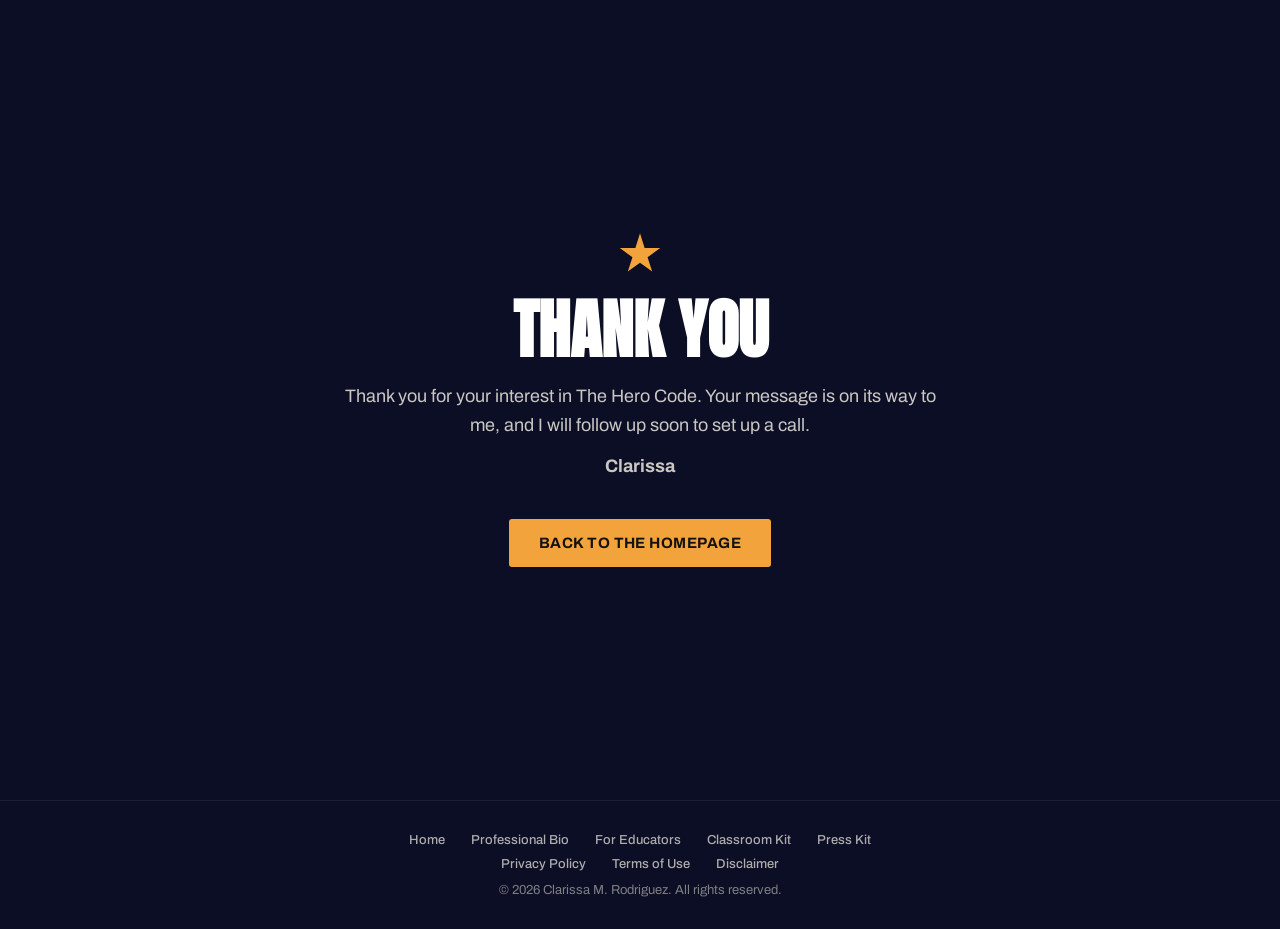
<file: thank-you.html>
<!DOCTYPE html>
<html lang="en">
<head>
<meta charset="utf-8">
<meta name="viewport" content="width=device-width, initial-scale=1">
<title>Thank You: The Hero C.O.D.E.</title>
<meta name="robots" content="noindex">
<link rel="icon" href="images/favicon.svg" type="image/svg+xml">
<link rel="icon" href="images/favicon-32.png" type="image/png" sizes="32x32">
<link rel="apple-touch-icon" href="images/apple-touch-icon.png">
<meta name="theme-color" content="#0B0E24">
<link rel="preconnect" href="https://fonts.googleapis.com">
<link rel="preconnect" href="https://fonts.gstatic.com" crossorigin>
<link href="https://fonts.googleapis.com/css2?family=Anton&family=Archivo:wght@400;500;600;700;800&display=swap" rel="stylesheet">
<link rel="stylesheet" href="css/styles.css">
</head>
<body>

<main class="thanks" style="min-height:calc(100vh - 100px);">
  <div class="thanks__inner">
    <div class="thanks__star" aria-hidden="true"></div>
    <h1>THANK YOU</h1>
    <p>Thank you for your interest in The Hero Code. Your message is on its way to me, and I will follow up soon to set up a call.</p>
    <p class="thanks__sig">Clarissa</p>
    <a class="btn-primary" href="/">Back to the homepage</a>
  </div>
</main>

<footer class="footer">
  <nav class="footer__links footer__links--site">
    <a href="/">Home</a>
    <a href="bio.html">Professional Bio</a>
    <a href="educators.html">For Educators</a>
    <a href="kit.html">Classroom Kit</a>
    <a href="press.html">Press Kit</a>
  </nav>
  <nav class="footer__links">
    <a href="privacy.html">Privacy Policy</a>
    <a href="terms.html">Terms of Use</a>
    <a href="disclaimer.html">Disclaimer</a>
  </nav>
  <p class="footer__copy">&copy; 2026 Clarissa M. Rodriguez. All rights reserved.</p>
</footer>

</body>
</html>
</file>
<file: css/styles.css>
/* ============================================================
   The Hero C.O.D.E. | Workshop Landing Page
   Design tokens from the Claude Design handoff (hifi, 1180px)
   ============================================================ */

:root {
  --bg-primary: #0B0E24;      /* primary dark navy */
  --bg-secondary: #11152F;    /* secondary panel navy */
  --card: #15193A;            /* card surface */
  --gold: #F2A33C;            /* primary accent */
  --magenta: #C42A6B;
  --blue: #4F8DF7;
  --green: #2FB985;
  --pink: #E879A8;
  --ink-on-gold: #14110F;
  --off-white: #F4EFE7;
}

* { box-sizing: border-box; }

html { scroll-behavior: smooth; }

body {
  margin: 0;
  padding: 0;
  background: var(--bg-primary);
  color: var(--off-white);
  font-family: 'Archivo', sans-serif;
}

img { display: block; }

a { text-decoration: none; }

.anton { font-family: 'Anton', sans-serif; font-weight: 400; }

/* Heavy labels: Archivo 700 per handoff (Archivo Black is the alternate) */
.heavy { font-family: 'Archivo', sans-serif; font-weight: 700; }

.kicker {
  display: inline-block;
  font-family: 'Archivo', sans-serif;
  font-weight: 700;
  font-size: 13px;
  letter-spacing: .2em;
  text-transform: uppercase;
  color: var(--gold);
}

/* ---------------- Hero banner ---------------- */

.hero {
  position: relative;
  height: 642px;
  overflow: hidden;
  background: var(--bg-primary);
}

.hero__slide {
  position: absolute;
  inset: 0;
  width: 100%;
  height: 100%;
  object-fit: cover;
  transition: opacity 1.1s ease;
  opacity: 0;
}

.hero__slide.is-active { opacity: 1; }

.hero__shade {
  position: absolute;
  inset: 0;
  background: linear-gradient(100deg, rgba(11,14,36,.97) 0%, rgba(11,14,36,.86) 38%, rgba(11,14,36,.3) 72%, rgba(11,14,36,.55) 100%);
}

.hero__glow {
  position: absolute;
  inset: 0;
  background: radial-gradient(120% 80% at 12% 30%, rgba(242,163,60,.18), transparent 55%);
}

.nav {
  position: absolute;
  top: 0; left: 0; right: 0;
  display: flex;
  align-items: center;
  justify-content: space-between;
  padding: 24px 48px;
  z-index: 3;
}

.nav__brand {
  display: flex;
  align-items: center;
  gap: 11px;
  color: #fff;
}

.nav__star {
  width: 26px;
  height: 26px;
  background: var(--gold);
  clip-path: polygon(50% 0, 61% 35%, 98% 35%, 68% 57%, 79% 91%, 50% 70%, 21% 91%, 32% 57%, 2% 35%, 39% 35%);
}

.nav__wordmark {
  font-family: 'Anton', sans-serif;
  font-size: 20px;
  letter-spacing: .1em;
  color: #fff;
}

.nav__links {
  display: flex;
  align-items: center;
  gap: 28px;
}

.nav__link {
  font-size: 14px;
  font-weight: 500;
  color: rgba(244,239,231,.75);
  transition: color .2s ease;
}

.nav__link:hover { color: #fff; }

.btn-outline {
  border: 1.5px solid var(--gold);
  color: var(--gold);
  font-size: 13px;
  font-weight: 700;
  letter-spacing: .03em;
  text-transform: uppercase;
  padding: 10px 20px;
  border-radius: 2px;
  transition: background .2s ease, color .2s ease;
}

.btn-outline:hover {
  background: var(--gold);
  color: var(--ink-on-gold);
}

.btn-outline--lg {
  display: inline-block;
  max-width: 100%;
  font-size: 14px;
  line-height: 1.35;
  text-align: center;
  padding: 14px 26px;
}

.hero__content {
  position: absolute;
  left: 48px;
  bottom: 72px;
  max-width: 620px;
  z-index: 2;
}

.hero__kicker {
  display: inline-block;
  color: var(--gold);
  font-weight: 700;
  font-size: 12px;
  letter-spacing: .22em;
  text-transform: uppercase;
  margin-bottom: 16px;
}

.hero__title {
  font-family: 'Anton', sans-serif;
  font-size: 88px;
  line-height: .88;
  letter-spacing: .01em;
  margin: 0;
  color: #fff;
}

.hero__title em {
  font-style: normal;
  color: var(--gold);
}

.hero__lede {
  font-size: 19px;
  line-height: 1.55;
  color: rgba(244,239,231,.86);
  max-width: 500px;
  margin: 24px 0 30px;
}

.hero__actions {
  display: flex;
  gap: 16px;
  align-items: center;
}

.btn-primary {
  display: inline-block;
  background: var(--gold);
  color: var(--ink-on-gold);
  font-weight: 700;
  font-size: 15px;
  letter-spacing: .03em;
  text-transform: uppercase;
  padding: 16px 30px;
  border-radius: 3px;
  border: 0;
  cursor: pointer;
  transition: filter .2s ease, transform .2s ease;
}

.btn-primary:hover {
  filter: brightness(1.08);
  transform: translateY(-1px);
}

.link-underline {
  color: #fff;
  font-size: 15px;
  font-weight: 700;
  border-bottom: 2px solid rgba(242,163,60,.6);
  padding-bottom: 3px;
  transition: border-color .2s ease;
}

.link-underline:hover { border-color: var(--gold); }

.hero__actions .link-underline { font-size: 20px; }

.hero__dots {
  position: absolute;
  right: 40px;
  bottom: 34px;
  display: flex;
  gap: 9px;
  z-index: 2;
}

.hero__dot {
  width: 26px;
  height: 5px;
  border-radius: 3px;
  background: rgba(244,239,231,.3);
  border: 0;
  padding: 0;
  cursor: pointer;
  transition: background .3s ease;
}

.hero__dot.is-active { background: var(--gold); }

/* ---------------- Framework ---------------- */

.framework {
  padding: 72px 48px;
  background: var(--bg-primary);
  position: relative;
}

.framework__dots {
  position: absolute;
  top: 40px;
  right: 48px;
  width: 160px;
  height: 160px;
  background-image: radial-gradient(rgba(242,163,60,.4) 1.5px, transparent 1.6px);
  background-size: 13px 13px;
  opacity: .5;
}

.framework h2 {
  font-family: 'Anton', sans-serif;
  font-size: 58px;
  line-height: .95;
  margin: 10px 0 14px;
  color: #fff;
}

.framework__intro {
  font-size: 20px;
  line-height: 1.6;
  color: rgba(244,239,231,.7);
  max-width: 560px;
  margin: 0 0 44px;
}

.section-cta { margin-top: 40px; }

.framework__grid {
  display: grid;
  grid-template-columns: repeat(4, 1fr);
  gap: 18px;
}

.move { padding-top: 22px; }
.move--c { border-top: 3px solid var(--magenta); }
.move--o { border-top: 3px solid var(--gold); }
.move--d { border-top: 3px solid var(--blue); }
.move--e { border-top: 3px solid var(--green); }

.move__letter {
  font-family: 'Anton', sans-serif;
  font-size: 64px;
  line-height: .8;
}

.move--c .move__letter { color: var(--magenta); }
.move--o .move__letter { color: var(--gold); }
.move--d .move__letter { color: var(--blue); }
.move--e .move__letter { color: var(--green); }

.move h3 {
  font-weight: 700;
  font-size: 17px;
  margin: 14px 0 8px;
  letter-spacing: .02em;
  color: var(--off-white);
}

.move p {
  margin: 0;
  font-size: 16px;
  line-height: 1.55;
  color: rgba(244,239,231,.66);
}

/* ---------------- Formats (workshop or keynote) ---------------- */

.formats {
  padding: 72px 48px;
  background: var(--bg-secondary);
  border-top: 1px solid rgba(255,255,255,.07);
}

.formats h2 {
  font-family: 'Anton', sans-serif;
  font-size: 58px;
  line-height: .95;
  margin: 10px 0 14px;
  color: #fff;
}

.info-card .info-card__meta {
  margin-top: 16px;
  font-size: 13px;
  font-weight: 600;
  letter-spacing: .02em;
  color: var(--gold);
}

.formats__note {
  margin: 34px auto 0;
  max-width: 720px;
  text-align: center;
  font-size: 15px;
  line-height: 1.65;
  color: rgba(244,239,231,.7);
}

/* ---------------- About / facilitator ---------------- */

.about {
  background: var(--bg-secondary);
  display: flex;
  align-items: stretch;
  border-top: 1px solid rgba(255,255,255,.07);
}

.about__media {
  flex: none;
  width: 420px;
  position: relative;
  overflow: hidden;
  background: var(--bg-primary);
}

.about__media img {
  width: 100%;
  height: 100%;
  object-fit: cover;
  object-position: center 20%;
}

.about__fade {
  position: absolute;
  inset: 0;
  background: linear-gradient(90deg, transparent 60%, rgba(17,21,47,.9) 100%);
}

.about__body {
  flex: 1;
  padding: 60px 52px;
}

.about h2 {
  font-family: 'Anton', sans-serif;
  font-size: 52px;
  line-height: .95;
  margin: 10px 0 4px;
  color: #fff;
}

.about__subtitle {
  margin: 0 0 20px;
  font-size: 14px;
  letter-spacing: .04em;
  color: var(--gold);
  font-weight: 700;
}

.about__bio {
  margin: 0 0 24px;
  font-size: 20px;
  line-height: 1.65;
  color: rgba(244,239,231,.78);
  max-width: 560px;
}

.about__cta { margin-top: 26px; }

.pills {
  display: flex;
  flex-wrap: wrap;
  gap: 10px;
}

.pill {
  font-size: 12px;
  font-weight: 600;
  padding: 8px 14px;
  border-radius: 20px;
  border: 1px solid rgba(255,255,255,.2);
  color: rgba(244,239,231,.85);
}

.pill--gold { border-color: rgba(242,163,60,.5); color: var(--gold); }
.pill--pink { border-color: rgba(196,42,107,.6); color: var(--pink); }

/* ---------------- Testimonials ---------------- */

.reviews {
  padding: 72px 48px;
  background: var(--bg-primary);
}

.reviews__head {
  text-align: center;
  margin-bottom: 42px;
}

.reviews h2 {
  font-family: 'Anton', sans-serif;
  font-size: 58px;
  line-height: .95;
  margin: 10px 0 14px;
  color: #EB963F;
}

.quote-card {
  background: var(--card);
  border-radius: 6px;
  padding: 28px;
  border: 1px solid rgba(255,255,255,.06);
}

.quote-card--featured {
  padding: 38px 42px;
  margin-bottom: 26px;
  transition: transform .2s ease, box-shadow .2s ease;
}

.quote-card--featured:hover {
  transform: translateY(-3px);
  box-shadow: 0 14px 34px rgba(0,0,0,.35);
}

.quote-card__mark {
  font-family: 'Anton', sans-serif;
  font-size: 54px;
  color: var(--gold);
  line-height: .5;
}

.quote-card--featured .quote-card__text {
  margin: 10px 0 18px;
  font-size: 19px;
  line-height: 1.55;
  color: #fff;
}

.quote-card__text {
  margin: 0 0 16px;
  font-size: 15px;
  line-height: 1.6;
  color: rgba(244,239,231,.88);
}

.quote-card__name {
  margin: 0;
  font-weight: 700;
  font-size: 14px;
  color: var(--gold);
}

.quote-card__role {
  margin: 2px 0 0;
  font-size: 13px;
  color: rgba(244,239,231,.55);
}

.quote-card__stars {
  color: var(--gold);
  font-size: 14px;
  letter-spacing: .2em;
  margin-bottom: 12px;
}

/* Auto-scrolling testimonial marquee */

.marquee {
  position: relative;
  overflow: hidden;
}

.marquee__fade {
  position: absolute;
  top: 0;
  bottom: 0;
  width: 70px;
  z-index: 2;
  pointer-events: none;
}

.marquee__fade--left {
  left: 0;
  background: linear-gradient(90deg, var(--bg-primary), transparent);
}

.marquee__fade--right {
  right: 0;
  background: linear-gradient(270deg, var(--bg-primary), transparent);
}

.marquee__track {
  display: flex;
  gap: 22px;
  width: max-content;
  animation: marqueeX 55s linear infinite;
}

.marquee__track:hover { animation-play-state: paused; }

.marquee__group {
  display: flex;
  gap: 22px;
}

@keyframes marqueeX {
  from { transform: translateX(0); }
  to { transform: translateX(-50%); }
}

.quote-card--marquee {
  width: 380px;
  padding: 26px;
  display: flex;
  flex-direction: column;
}

.quote-card--marquee .quote-card__text {
  flex: 1;
  font-size: 17px;
  line-height: 1.55;
}

/* Body sizes vary by quote length so cards fill evenly */
.quote-card--sm .quote-card__text { font-size: 14px; line-height: 1.6; }
.quote-card--md .quote-card__text { font-size: 15px; }
.quote-card--lg .quote-card__text { font-size: 19px; }

/* ---------------- FAQ ---------------- */

.faq {
  position: relative;
  padding: 72px 48px;
  background: var(--bg-secondary);
  overflow: hidden;
}

.faq__bg {
  position: absolute;
  inset: 0;
  width: 100%;
  height: 100%;
  object-fit: cover;
  opacity: 0;
  transition: opacity 1.4s ease;
}

.faq__bg.is-active { opacity: 1; }

.faq__scrim {
  position: absolute;
  inset: 0;
  background: rgba(17,21,47,.78);
}

.faq h2 {
  position: relative;
  font-family: 'Anton', sans-serif;
  font-size: 52px;
  margin: 0 0 34px;
  color: #fff;
}

.faq__list { position: relative; }

.faq__item {
  border-top: 1px solid rgba(255,255,255,.12);
}

.faq__item:last-child {
  border-bottom: 1px solid rgba(255,255,255,.12);
}

.faq__q {
  position: relative;
  margin: 0;
  padding: 22px 44px 22px 0;
  font-weight: 700;
  font-size: 17px;
  color: #fff;
  cursor: pointer;
  list-style: none;
  transition: color .2s ease;
}

.faq__q::-webkit-details-marker { display: none; }

.faq__q:hover { color: var(--gold); }

.faq__q::after {
  content: '+';
  position: absolute;
  right: 4px;
  top: 50%;
  font-family: 'Anton', sans-serif;
  font-weight: 400;
  font-size: 26px;
  line-height: 1;
  color: var(--gold);
  transform: translateY(-50%);
  transition: transform .25s ease;
}

.faq__item[open] .faq__q::after { transform: translateY(-50%) rotate(45deg); }

.faq__a {
  margin: 0;
  padding: 0 0 22px;
  font-size: 19px;
  line-height: 1.6;
  color: rgba(244,239,231,.68);
}

/* Smooth expand in browsers that support animating <details> */
@supports (interpolate-size: allow-keywords) {
  .faq { interpolate-size: allow-keywords; }

  .faq__item::details-content {
    opacity: 0;
    block-size: 0;
    overflow-y: clip;
    transition: content-visibility .3s allow-discrete, opacity .3s ease, block-size .3s ease;
  }

  .faq__item[open]::details-content {
    opacity: 1;
    block-size: auto;
  }
}

.faq__a a {
  color: var(--gold);
  font-weight: 700;
}

.faq__a a:hover { text-decoration: underline; }

/* ---------------- Contact / final CTA ---------------- */

.contact {
  position: relative;
  padding: 84px 48px;
  text-align: center;
  overflow: hidden;
  background: linear-gradient(120deg, #C42A6B 0%, #7A2E8F 50%, #2B2D6E 100%);
}

.contact__glow {
  position: absolute;
  inset: 0;
  background: radial-gradient(80% 120% at 50% -10%, rgba(242,163,60,.35), transparent 60%);
}

.contact__inner {
  position: relative;
  max-width: 1020px;
  margin: 0 auto;
}

.contact__intro {
  display: flex;
  align-items: center;
  gap: 56px;
  text-align: left;
  margin-bottom: 44px;
}

.contact__photo {
  width: 300px;
  height: 380px;
  object-fit: cover;
  object-position: center 20%;
  border-radius: 6px;
  flex: none;
  box-shadow: 0 22px 55px rgba(0,0,0,.35);
}

.contact h2 {
  font-family: 'Anton', sans-serif;
  font-size: 64px;
  line-height: .92;
  margin: 0 0 16px;
  color: #fff;
}

.contact__lede {
  margin: 0;
  max-width: 500px;
  font-size: 18px;
  line-height: 1.55;
  color: rgba(255,255,255,.9);
}

.contact__card {
  background: var(--bg-secondary);
  border: 1px solid rgba(255,255,255,.12);
  border-radius: 6px;
  padding: 40px;
  text-align: left;
  max-width: 720px;
  margin: 0 auto;
}

.contact__card h3 {
  font-family: 'Anton', sans-serif;
  font-size: 30px;
  line-height: 1.1;
  margin: 0 0 26px;
  color: #fff;
}

.form__grid {
  display: grid;
  grid-template-columns: 1fr 1fr;
  gap: 18px;
}

.form__field { display: flex; flex-direction: column; }

.form__field--full { grid-column: 1 / -1; }

.form__field label {
  font-size: 12px;
  font-weight: 700;
  letter-spacing: .08em;
  text-transform: uppercase;
  color: rgba(244,239,231,.75);
  margin-bottom: 8px;
}

.form__field label .req { color: var(--gold); }

.form__field input,
.form__field textarea {
  background: rgba(11,14,36,.65);
  border: 1px solid rgba(255,255,255,.18);
  border-radius: 3px;
  color: var(--off-white);
  font-family: 'Archivo', sans-serif;
  font-size: 15px;
  padding: 13px 14px;
  transition: border-color .2s ease;
}

.form__field input:focus,
.form__field textarea:focus {
  outline: none;
  border-color: var(--gold);
}

.form__field textarea {
  resize: vertical;
  min-height: 110px;
}

.form__submit-row {
  grid-column: 1 / -1;
  margin-top: 6px;
  text-align: center;
}

/* Netlify injects the reCAPTCHA widget (304 x 78) into this box */
.form__captcha {
  min-width: 0;
  grid-column: 1 / -1;
  display: flex;
  justify-content: center;
  min-height: 78px;
  margin-top: 8px;
}

.form__captcha > div { flex: none; width: 304px; }

.contact__meta {
  margin-top: 28px;
  font-size: 14px;
  color: rgba(255,255,255,.85);
  font-weight: 500;
}

.contact__meta a { color: rgba(255,255,255,.85); }
.contact__meta a:hover { color: #fff; }

/* Netlify honeypot */
.hp-field {
  position: absolute;
  left: -9999px;
  opacity: 0;
  height: 0;
  overflow: hidden;
}

/* ---------------- Footer ---------------- */

.footer {
  background: var(--bg-primary);
  text-align: center;
  padding: 32px 48px;
  border-top: 1px solid rgba(255,255,255,.07);
}

.footer__links {
  display: flex;
  justify-content: center;
  flex-wrap: wrap;
  gap: 8px 26px;
  margin-bottom: 12px;
}

.footer__links--site {
  margin-bottom: 10px;
}

.footer__links--site a {
  color: rgba(244,239,231,.85);
  font-weight: 600;
}

.footer__links a {
  font-size: 13px;
  font-weight: 500;
  color: rgba(244,239,231,.7);
  transition: color .2s ease;
}

.footer__links a:hover { color: var(--gold); }

.footer__copy {
  margin: 0;
  font-size: 13px;
  color: rgba(244,239,231,.5);
}

/* ---------------- Legal pages ---------------- */

.site-header {
  display: flex;
  align-items: center;
  justify-content: space-between;
  padding: 24px 48px;
  background: var(--bg-primary);
  border-bottom: 1px solid rgba(255,255,255,.07);
}

.site-header .link-underline { font-size: 14px; }

.legal {
  max-width: 760px;
  margin: 0 auto;
  padding: 64px 24px 88px;
}

.legal h1 {
  font-family: 'Anton', sans-serif;
  font-size: 54px;
  line-height: .95;
  margin: 10px 0 34px;
  color: #fff;
}

.legal p {
  font-size: 16px;
  line-height: 1.7;
  color: rgba(244,239,231,.78);
  margin: 0 0 22px;
}

.legal p strong { color: #fff; }

.legal a { color: var(--gold); }

.legal a:hover { text-decoration: underline; }

@media (max-width: 760px) {
  .site-header { padding: 20px 24px; }
  .legal { padding: 44px 20px 64px; }
  .legal h1 { font-size: 40px; }
}

/* ---------------- Thank-you page ---------------- */

.thanks {
  min-height: 100vh;
  display: flex;
  align-items: center;
  justify-content: center;
  padding: 48px;
  background: var(--bg-primary);
}

.thanks__inner {
  max-width: 620px;
  text-align: center;
}

.thanks__star {
  width: 42px;
  height: 42px;
  margin: 0 auto 26px;
  background: var(--gold);
  clip-path: polygon(50% 0, 61% 35%, 98% 35%, 68% 57%, 79% 91%, 50% 70%, 21% 91%, 32% 57%, 2% 35%, 39% 35%);
}

.thanks h1 {
  font-family: 'Anton', sans-serif;
  font-size: 64px;
  line-height: .92;
  margin: 0 0 22px;
  color: #fff;
}

.thanks p {
  font-size: 18px;
  line-height: 1.6;
  color: rgba(244,239,231,.82);
  margin: 0 0 12px;
}

.thanks__sig {
  color: var(--gold);
  font-weight: 700;
}

.thanks .btn-primary { margin-top: 26px; }

/* ---------------- Subpages: bio & educator abstract ---------------- */

.site-header__actions {
  display: flex;
  align-items: center;
  gap: 12px;
}

.btn-primary--sm {
  font-size: 13px;
  padding: 10px 20px;
  border-radius: 2px;
}

.bio-hero {
  display: flex;
  align-items: stretch;
  background: var(--bg-secondary);
}

.bio-hero__media {
  flex: none;
  width: 400px;
  position: relative;
  overflow: hidden;
  background: var(--bg-primary);
}

.bio-hero__media img {
  width: 100%;
  height: 100%;
  object-fit: cover;
  object-position: center 20%;
}

.bio-hero__fade {
  position: absolute;
  inset: 0;
  background: linear-gradient(90deg, transparent 60%, rgba(17,21,47,.9) 100%);
}

.bio-hero__body {
  flex: 1;
  padding: 56px 52px;
  display: flex;
  flex-direction: column;
  justify-content: center;
}

.bio-hero__body h1 {
  font-family: 'Anton', sans-serif;
  font-size: 56px;
  line-height: .95;
  margin: 12px 0 6px;
  color: #fff;
}

.bio-hero__subtitle {
  margin: 0 0 22px;
  font-size: 14px;
  letter-spacing: .04em;
  color: var(--gold);
  font-weight: 700;
}

.bio-hero__intro {
  margin: 0;
  font-size: 17px;
  line-height: 1.65;
  color: rgba(244,239,231,.82);
  max-width: 580px;
}

.bio-hero__intro--secondary {
  margin-top: 18px;
  font-size: 16px;
  line-height: 1.6;
  color: rgba(244,239,231,.72);
}

.abstract-hero {
  position: relative;
  padding: 64px 48px 56px;
  background: var(--bg-secondary);
  overflow: hidden;
}

.abstract-hero__dots {
  position: absolute;
  top: 36px;
  right: 48px;
  width: 160px;
  height: 160px;
  background-image: radial-gradient(rgba(242,163,60,.4) 1.5px, transparent 1.6px);
  background-size: 13px 13px;
  opacity: .5;
}

.abstract-hero h1 {
  font-family: 'Anton', sans-serif;
  font-size: 60px;
  line-height: .95;
  margin: 12px 0 10px;
  color: #fff;
}

.abstract-hero h1 em {
  font-style: normal;
  color: var(--gold);
}

.abstract-hero__sub {
  margin: 0 0 6px;
  font-size: 19px;
  color: rgba(244,239,231,.85);
  font-weight: 600;
}

.abstract-hero__byline {
  margin: 0;
  font-size: 15px;
  color: rgba(244,239,231,.6);
}

.doc-sections {
  padding: 60px 48px;
  display: flex;
  flex-direction: column;
  gap: 48px;
}

.doc-sections--roomy {
  padding: 64px 48px;
  gap: 52px;
}

.doc-sections > .doc-section:not(:first-child) {
  border-top: 1px solid rgba(255,255,255,.08);
  padding-top: 48px;
}

.doc-sections--roomy > .doc-section:not(:first-child) { padding-top: 52px; }

.doc-section {
  display: flex;
  gap: 48px;
}

.doc-section__label {
  flex: none;
  width: 230px;
}

.doc-section__label h2 {
  font-family: 'Anton', sans-serif;
  font-weight: 400;
  font-size: 30px;
  line-height: 1;
  margin: 0 0 10px;
}

.doc-section__rule {
  width: 60px;
  height: 3px;
}

.doc-section--magenta .doc-section__label h2 { color: var(--magenta); }
.doc-section--magenta .doc-section__rule { background: var(--magenta); }
.doc-section--gold .doc-section__label h2 { color: var(--gold); }
.doc-section--gold .doc-section__rule { background: var(--gold); }
.doc-section--blue .doc-section__label h2 { color: var(--blue); }
.doc-section--blue .doc-section__rule { background: var(--blue); }
.doc-section--green .doc-section__label h2 { color: var(--green); }
.doc-section--green .doc-section__rule { background: var(--green); }
.doc-section--pink .doc-section__label h2 { color: var(--pink); }
.doc-section--pink .doc-section__rule { background: var(--pink); }

.doc-section__note {
  margin: 14px 0 0;
  font-size: 13px;
  line-height: 1.6;
  color: rgba(244,239,231,.55);
}

.doc-section__body {
  flex: 1;
  min-width: 0;
  font-size: 15px;
  line-height: 1.7;
  color: rgba(244,239,231,.78);
}

.doc-section__body--flow {
  display: flex;
  flex-direction: column;
  gap: 14px;
}

.doc-section__body--flow > p { margin: 0; }

.doc-section__body strong { color: #fff; }

.doc-section__body a {
  color: var(--gold);
  font-weight: 700;
}

.doc-section__body a:hover { text-decoration: underline; }

/* Buttons inside doc sections keep their own colors */
.doc-section__body a.btn-primary { color: var(--ink-on-gold); }
.doc-section__body a.btn-primary:hover,
.doc-section__body a.btn-outline:hover { text-decoration: none; }

strong.txt-magenta { color: var(--magenta); }
strong.txt-gold { color: var(--gold); }
strong.txt-blue { color: var(--blue); }
strong.txt-green { color: var(--green); }

.callout-card {
  background: var(--card);
  border-radius: 6px;
  border: 1px solid rgba(255,255,255,.06);
  padding: 40px 44px;
}

.callout-card__mark {
  font-family: 'Anton', sans-serif;
  font-size: 54px;
  color: var(--gold);
  line-height: .5;
}

.callout-card h2 {
  font-family: 'Anton', sans-serif;
  font-weight: 400;
  font-size: 34px;
  margin: 10px 0 14px;
  color: #fff;
}

.callout-card h2 em {
  font-style: normal;
  color: var(--gold);
}

.callout-card p {
  margin: 0 0 12px;
  font-size: 16px;
  line-height: 1.7;
  color: rgba(244,239,231,.82);
}

.callout-card p:last-child { margin-bottom: 0; }

.objectives-lead { margin: 0 0 16px; }

.objectives {
  display: flex;
  flex-direction: column;
  gap: 12px;
}

.objective {
  display: flex;
  gap: 14px;
  align-items: flex-start;
}

.objective__star {
  width: 12px;
  height: 12px;
  margin-top: 6px;
  flex: none;
  background: var(--blue);
  clip-path: polygon(50% 0, 61% 35%, 98% 35%, 68% 57%, 79% 91%, 50% 70%, 21% 91%, 32% 57%, 2% 35%, 39% 35%);
}

.objective p {
  margin: 0;
  font-size: 15px;
  line-height: 1.6;
}

.session-row {
  display: flex;
  gap: 18px;
  align-items: baseline;
  padding: 14px 0;
  border-bottom: 1px solid rgba(255,255,255,.08);
}

.session-row:last-child { border-bottom: 0; }

.session-row__num {
  font-family: 'Anton', sans-serif;
  font-size: 24px;
  color: var(--gold);
  flex: none;
  width: 34px;
}

.session-row p {
  margin: 0;
  font-size: 15px;
  line-height: 1.6;
}

.card-grid {
  display: grid;
  grid-template-columns: 1fr 1fr;
  gap: 22px;
}

.info-card {
  background: var(--card);
  border-radius: 6px;
  border: 1px solid rgba(255,255,255,.06);
  padding: 30px 34px;
}

.info-card h3 {
  font-family: 'Anton', sans-serif;
  font-weight: 400;
  font-size: 22px;
  margin: 0 0 12px;
  color: #fff;
}

.info-card p {
  margin: 0;
  font-size: 14px;
  line-height: 1.65;
  color: rgba(244,239,231,.75);
}

.dq-lead {
  margin: 0 0 4px;
  font-weight: 700;
  color: #fff;
}

.dq-list {
  display: flex;
  flex-direction: column;
  gap: 10px;
}

.dq-list p {
  margin: 0;
  padding-left: 18px;
  border-left: 2px solid rgba(242,163,60,.5);
}

.doc-section__body--presenter {
  display: flex;
  gap: 28px;
  align-items: flex-start;
}

.doc-section__body--presenter img {
  width: 130px;
  height: 150px;
  object-fit: cover;
  object-position: center 20%;
  border-radius: 6px;
  flex: none;
}

.doc-section__body--presenter p { margin: 0; }

.page-cta {
  position: relative;
  padding: 64px 48px;
  text-align: center;
  overflow: hidden;
  background: linear-gradient(120deg, #C42A6B 0%, #7A2E8F 50%, #2B2D6E 100%);
}

.page-cta__glow {
  position: absolute;
  inset: 0;
  background: radial-gradient(80% 120% at 50% -10%, rgba(242,163,60,.35), transparent 60%);
}

.page-cta__inner { position: relative; }

.page-cta h2 {
  font-family: 'Anton', sans-serif;
  font-size: 48px;
  line-height: .95;
  margin: 0 0 14px;
  color: #fff;
}

.page-cta__lede {
  margin: 0 auto 28px;
  max-width: 480px;
  font-size: 17px;
  line-height: 1.55;
  color: rgba(255,255,255,.9);
}

.page-cta .btn-primary {
  font-size: 15px;
  padding: 16px 36px;
}

.page-cta__site {
  margin-top: 24px;
  font-size: 16px;
  color: rgba(255,255,255,.85);
  font-weight: 500;
}

/* ---------------- Press / speaker kit ---------------- */

.download-row {
  display: flex;
  align-items: center;
  justify-content: space-between;
  gap: 24px;
  padding: 20px 0;
  border-bottom: 1px solid rgba(255,255,255,.08);
}

.download-row:first-child { padding-top: 0; }
.download-row:last-child { border-bottom: 0; padding-bottom: 0; }

.download-row__title {
  margin: 0 0 4px;
  font-weight: 700;
  font-size: 17px;
  color: #fff;
}

.download-row__desc {
  margin: 0;
  font-size: 14px;
  line-height: 1.6;
  color: rgba(244,239,231,.68);
  max-width: 520px;
}

.download-row .btn-primary--sm,
.download-row .btn-outline { flex: none; white-space: nowrap; }

.photo-grid {
  display: grid;
  grid-template-columns: repeat(3, 1fr);
  gap: 18px;
}

.photo-card {
  margin: 0;
}

.photo-card img {
  width: 100%;
  aspect-ratio: 4 / 5;
  object-fit: cover;
  object-position: center 20%;
  border-radius: 6px;
  border: 1px solid rgba(255,255,255,.08);
}

.photo-card figcaption {
  display: flex;
  align-items: center;
  justify-content: space-between;
  gap: 8px;
  margin-top: 10px;
  font-size: 13px;
  font-weight: 600;
  color: rgba(244,239,231,.8);
}

.photo-card figcaption a {
  color: var(--gold);
  font-weight: 700;
  white-space: nowrap;
}

.photo-card figcaption a:hover { text-decoration: underline; }

.objective__star--green { background: var(--green); }
.objective__star--magenta { background: var(--magenta); }
.objective__star--gold { background: var(--gold); }

/* ---------------- Educator page: offerings ---------------- */

.format-table-wrap { overflow-x: auto; margin-top: 6px; }

.format-table {
  width: 100%;
  border-collapse: collapse;
  font-size: 14px;
  line-height: 1.5;
}

.format-table th {
  text-align: left;
  font-size: 12px;
  font-weight: 700;
  letter-spacing: .12em;
  text-transform: uppercase;
  color: rgba(244,239,231,.6);
  padding: 0 14px 10px 0;
  border-bottom: 2px solid rgba(255,255,255,.14);
}

.format-table td {
  padding: 14px 14px 14px 0;
  border-bottom: 1px solid rgba(255,255,255,.08);
  vertical-align: top;
}

.format-table td:first-child { font-weight: 700; }
.format-table .txt-magenta { color: var(--magenta); }
.format-table .txt-gold { color: var(--gold); }
.format-table .txt-blue { color: var(--blue); }

.objectives-group + .objectives-group { margin-top: 28px; }

.objectives-group h3 {
  margin: 0 0 12px;
  font-size: 13px;
  font-weight: 700;
  letter-spacing: .12em;
  text-transform: uppercase;
}

.objectives-group--magenta h3 { color: var(--magenta); }
.objectives-group--gold h3 { color: var(--gold); }

.goal-line {
  font-style: italic;
  color: #fff;
}

.coordinator-note {
  margin: 0;
  padding: 14px 18px;
  border-left: 3px solid var(--gold);
  background: rgba(242,163,60,.07);
  font-size: 14px;
  line-height: 1.6;
}

.card-grid--3 { grid-template-columns: repeat(3, 1fr); }

.info-card--magenta { border-top: 3px solid var(--magenta); }
.info-card--gold { border-top: 3px solid var(--gold); }
.info-card--blue { border-top: 3px solid var(--blue); }

.section-note {
  margin: 0;
  font-size: 14px;
  line-height: 1.65;
  color: rgba(244,239,231,.7);
}

.section-note a { color: var(--gold); font-weight: 700; }
.section-note a:hover { text-decoration: underline; }


/* ---------------- Reduced motion ---------------- */

@media (prefers-reduced-motion: reduce) {
  html { scroll-behavior: auto; }

  .hero__slide, .faq__bg { transition: none; }

  /* Marquee becomes a manually scrollable row */
  .marquee { overflow-x: auto; }
  .marquee__track { animation: none; }
  .marquee__group[aria-hidden="true"] { display: none; }

  .faq__item::details-content { transition: none; }

  .btn-primary:hover { transform: none; }
  .quote-card--featured:hover { transform: none; }
}

/* ---------------- Responsive ---------------- */

@media (max-width: 1024px) {
  .hero__title { font-size: 68px; }
  .framework__grid { grid-template-columns: repeat(2, 1fr); gap: 28px 18px; }
  .about__media { width: 340px; }
  .bio-hero__media { width: 320px; }
  .photo-grid { grid-template-columns: repeat(2, 1fr); }
  .doc-section { flex-direction: column; gap: 18px; }
  .doc-sections > .doc-section:not(:first-child),
  .doc-sections--roomy > .doc-section:not(:first-child) { padding-top: 40px; }
  .card-grid, .card-grid--3 { grid-template-columns: 1fr; }
}

@media (max-width: 900px) {
  .contact__intro {
    flex-direction: column;
    text-align: center;
    gap: 28px;
  }
}

@media (max-width: 760px) {
  .nav { padding: 20px 24px; }
  .nav__links .nav__link { display: none; }
  /* Keep the Spanish link reachable on phones */
  .nav__links .nav__link--es { display: inline; }
  .hero { height: 580px; }
  .hero__content { left: 24px; right: 24px; bottom: 56px; }
  .hero__title { font-size: 52px; }
  .hero__lede { font-size: 17px; }
  .hero__actions { flex-wrap: wrap; }
  .hero__dots { right: 24px; left: 24px; flex-wrap: wrap; }
  .framework, .formats, .reviews, .faq { padding: 56px 24px; }
  .framework h2, .formats h2 { font-size: 42px; }
  .reviews h2, .faq h2 { font-size: 40px; }
  .about { flex-direction: column; }
  .about__media { width: 100%; height: 380px; }
  .about__fade { background: linear-gradient(180deg, transparent 60%, rgba(17,21,47,.9) 100%); }
  .about__body { padding: 44px 24px; }
  .about h2 { font-size: 38px; }
  .contact { padding: 64px 24px; }
  .contact h2 { font-size: 44px; }
  .contact__card { padding: 28px 20px; }
  .form__grid { grid-template-columns: 1fr; }
  .bio-hero { flex-direction: column; }
  .bio-hero__media { width: 100%; height: 380px; }
  .bio-hero__fade { background: linear-gradient(180deg, transparent 60%, rgba(17,21,47,.9) 100%); }
  .bio-hero__body { padding: 44px 24px; }
  .bio-hero__body h1 { font-size: 40px; }
  .abstract-hero { padding: 48px 24px; }
  .abstract-hero h1 { font-size: 40px; }
  .doc-sections, .doc-sections--roomy { padding: 48px 24px; }
  .doc-section__body--presenter { flex-direction: column; }
  .page-cta { padding: 56px 24px; }
  .page-cta h2 { font-size: 38px; }
  .download-row { flex-direction: column; align-items: flex-start; gap: 14px; }
  .site-header { padding: 18px 24px; gap: 14px; flex-wrap: wrap; }
  .site-header__actions { flex-wrap: wrap; gap: 10px; }
  .format-table thead { display: none; }
  .format-table tr { display: block; padding: 14px 0; border-bottom: 1px solid rgba(255,255,255,.08); }
  .format-table td { display: block; padding: 2px 0; border: 0; }
  .format-table td[data-label]::before {
    content: attr(data-label) ": ";
    font-weight: 700;
    color: rgba(244,239,231,.55);
  }
}

@media (max-width: 520px) {
  .btn-outline--lg { padding: 13px 18px; letter-spacing: .02em; }
  /* The widget is fixed-width, so shrink it to fit narrow cards */
  .form__captcha > div { transform: scale(.86); transform-origin: center top; }
  .form__captcha { min-height: 69px; }
  .framework__grid { grid-template-columns: 1fr; }
  .hero__title { font-size: 44px; }
}

@media (max-width: 360px) {
  .form__captcha > div { transform: scale(.76); }
  .form__captcha { min-height: 60px; }
}
</file>
<file: files/abstract/abstract.css>
/* The Hero C.O.D.E. Educator Abstract
   Print source for files/hero-code-educator-abstract.pdf.
   Each .page is one US Letter sheet. Rebuild the PDF with build-pdf.js. */

@import url('fonts/fonts.css');

:root {
  --blue: #1667a6;
  --magenta: #cb2a6f;
  --gold: #b8860b;
  --green: #1c7c54;
  --ink: #222222;
  --muted: #686868;
  --navy: #1b1c33;
  --hair: #d9d9de;
  --serif: 'Source Serif 4', Georgia, serif;
  --sans: 'Figtree', 'Helvetica Neue', Arial, sans-serif;
}

@page { size: letter; margin: 0; }

* { box-sizing: border-box; }

html, body { margin: 0; padding: 0; }

body {
  background: #e6e6ea;
  color: var(--ink);
  font-family: var(--serif);
  font-optical-sizing: none;
  font-variation-settings: "opsz" 15.5;
  font-size: 9.55pt;
  line-height: 11.65pt;
  -webkit-print-color-adjust: exact;
  print-color-adjust: exact;
}

.page {
  position: relative;
  width: 8.5in;
  height: 11in;
  margin: 0 auto 24px;
  padding: 0.4in 0.6in 0;
  background: #fff;
  overflow: hidden;
  page-break-after: always;
  break-after: page;
}

.page:last-child { page-break-after: auto; break-after: auto; }

.page--2 { padding-top: 0.37in; }
.page--3 { padding-top: 0.24in; }
.page--3 .footer { bottom: 0.19in; }
.page--3 .section { margin-top: 10pt; }

@media print {
  body { background: #fff; }
  .page { margin: 0; }
}

p { margin: 0; }

/* ---------- Footer ---------- */

.footer {
  position: absolute;
  left: 0.6in;
  right: 0.6in;
  bottom: 0.3in;
  display: flex;
  justify-content: space-between;
  font-family: var(--sans);
  font-size: 7.5pt;
  letter-spacing: .14em;
  text-transform: uppercase;
  color: var(--muted);
}

/* ---------- Page 1 masthead ---------- */

.kicker {
  font-family: var(--sans);
  font-size: 8.5pt;
  font-weight: 500;
  letter-spacing: .2em;
  text-transform: uppercase;
  color: #5c5c6e;
}

.wordmark {
  margin: 8pt 0 0;
  font-family: var(--sans);
  font-weight: 800;
  font-size: 28.4pt;
  line-height: 1;
  color: var(--navy);
  letter-spacing: .005em;
}

.wordmark sup {
  font-size: 9.5pt;
  font-weight: 700;
  vertical-align: top;
  position: relative;
  top: 2pt;
  margin-left: 2pt;
}

.tagline {
  margin-top: 9pt;
  font-style: italic;
  font-size: 14.5pt;
  line-height: 1.2;
  color: #57556e;
}

.byline {
  margin-top: 11pt;
  font-family: var(--sans);
  font-size: 9.5pt;
  letter-spacing: .05em;
  color: #57556e;
}

.byline .dot { margin: 0 .45em; }

/* ---------- Shared type ---------- */

.c-magenta { color: var(--magenta); }
.c-gold { color: var(--gold); }
.c-blue { color: var(--blue); }
.c-green { color: var(--green); }

b, strong { font-weight: 600; }

.cols {
  display: grid;
  grid-template-columns: 1fr 1fr;
  column-gap: 0.33in;
}

.cols > div > p + p { margin-top: 7pt; }

.cols--list { column-gap: 0.04in; }

h2 {
  margin: 0;
  padding-bottom: 4pt;
  font-family: var(--sans);
  font-size: 12.5pt;
  font-weight: 700;
  letter-spacing: .1em;
  line-height: 1.1;
  text-transform: uppercase;
  border-bottom: .6pt solid currentColor;
}

h2 + * { margin-top: 7pt; }

.section { margin-top: 13pt; }

.goal {
  font-style: italic;
  margin-bottom: 6pt;
}

.label {
  margin: 9pt 0 6pt;
  font-family: var(--sans);
  font-size: 8pt;
  font-weight: 500;
  letter-spacing: .16em;
  text-transform: uppercase;
}

ul {
  margin: 0;
  padding-left: 14pt;
}

ul li { padding-left: 0; }
ul li + li { margin-top: 3.5pt; }

/* ---------- Page 1 intro, callout, table ---------- */

.intro { margin-top: 29pt; }

.bar {
  border-left: 3.2pt solid var(--magenta);
  padding: 3pt 0 3pt 14pt;
}

.bar--gold { border-color: var(--gold); }
.bar--blue { border-color: var(--blue); }

.callout { margin-top: 14pt; }

.formats {
  width: 100%;
  margin-top: 10pt;
  border-collapse: collapse;
}

.formats th {
  padding: 0 7pt 7pt 7pt;
  text-align: left;
  font-family: var(--sans);
  font-size: 8pt;
  font-weight: 600;
  letter-spacing: .16em;
  text-transform: uppercase;
  color: var(--navy);
  border-bottom-width: 1.3pt;
  border-bottom-style: solid;
}

.formats th:nth-child(1) { border-bottom-color: var(--magenta); width: 26.2%; }
.formats th:nth-child(2) { border-bottom-color: var(--gold); width: 28.7%; }
.formats th:nth-child(3) { border-bottom-color: var(--blue); width: 28.7%; }
.formats th:nth-child(4) { border-bottom-color: var(--green); }

.formats td {
  padding: 7.5pt 7pt;
  vertical-align: middle;
  border-bottom: .6pt solid var(--hair);
}

.formats td:first-child { font-weight: 600; }
.formats tr:last-child td { border-bottom: 0; }

/* ---------- Page 2 ---------- */

.note {
  margin-top: 10pt;
  font-style: italic;
}

.note b {
  font-family: var(--sans);
  font-style: italic;
  font-weight: 800;
  letter-spacing: .06em;
  color: var(--gold);
}

.keynote {
  display: grid;
  grid-template-columns: 1fr 3in;
  column-gap: 0.27in;
  align-items: start;
}

.keynote p + p { margin-top: 9pt; }

.leave {
  margin-top: 1pt;
  padding: 10pt 14pt 12pt;
  border: .8pt solid var(--green);
}

.leave .label { margin-top: 0; margin-bottom: 9pt; }
.leave ul li + li { margin-top: 7pt; }

.why { font-size: 9.2pt; line-height: 12.8pt; }
.why p + p { margin-top: 8pt; }

/* ---------- Page 3 ---------- */

.plainly {
  padding: 3pt 0 16pt 18pt;
  border-left: 3.2pt solid var(--blue);
}

.plainly .label { margin-top: 0; font-style: normal; }
.plainly p { font-style: italic; }
.plainly p + p { margin-top: 12pt; }

.talks {
  display: grid;
  grid-template-columns: repeat(3, 1fr);
  column-gap: 0.2in;
  margin-top: 10pt;
}

.talk {
  padding-top: 5pt;
  border-top: 2pt solid;
}

.talk h3 {
  margin: 0 0 6pt;
  font-family: var(--sans);
  font-size: 10pt;
  font-weight: 700;
}

.cols.contact { grid-template-columns: 4.4in 1fr; column-gap: 0.3in; }
.contact .label { margin-top: 12pt; }

.contact a {
  display: block;
  font-family: var(--sans);
  font-size: 11.5pt;
  font-weight: 700;
  line-height: 15pt;
  color: var(--blue);
  text-decoration: none;
}
</file>
<file: files/one-sheet/one-sheet.css>
/* The Hero C.O.D.E. Speaker One-Sheet
   Print source for files/hero-code-one-sheet.pdf. One US Letter page.
   Shares fonts and palette with files/abstract. Rebuild with build-pdf.js. */

@import url('../abstract/fonts/fonts.css');

:root {
  --blue: #1667a6;
  --magenta: #cb2a6f;
  --gold: #b8860b;
  --green: #1c7c54;
  --ink: #222222;
  --muted: #686868;
  --navy: #1b1c33;
  --hair: #d9d9de;
  --serif: 'Source Serif 4', Georgia, serif;
  --sans: 'Figtree', 'Helvetica Neue', Arial, sans-serif;
}

@page { size: letter; margin: 0; }

* { box-sizing: border-box; }

html, body { margin: 0; padding: 0; }

body {
  background: #e6e6ea;
  color: var(--ink);
  font-family: var(--serif);
  font-optical-sizing: none;
  font-variation-settings: "opsz" 15.5;
  font-size: 10pt;
  line-height: 13pt;
  -webkit-print-color-adjust: exact;
  print-color-adjust: exact;
}

.page {
  position: relative;
  width: 8.5in;
  height: 11in;
  margin: 0 auto;
  padding: 0.5in 0.6in 0;
  background: #fff;
  overflow: hidden;
}

@media print {
  body { background: #fff; }
}

p { margin: 0; }
b, strong { font-weight: 600; }

.c-magenta { color: var(--magenta); }
.c-gold { color: var(--gold); }
.c-blue { color: var(--blue); }
.c-green { color: var(--green); }

.label {
  font-family: var(--sans);
  font-size: 8pt;
  font-weight: 500;
  letter-spacing: .18em;
  text-transform: uppercase;
}

h2 {
  margin: 0 0 8pt;
  padding-bottom: 4pt;
  font-family: var(--sans);
  font-size: 11pt;
  font-weight: 700;
  letter-spacing: .12em;
  line-height: 1.1;
  text-transform: uppercase;
  border-bottom: .6pt solid currentColor;
}

.section { margin-top: 17pt; }

/* ---------- Masthead ---------- */

.masthead {
  display: grid;
  grid-template-columns: 1fr 2.15in;
  column-gap: 0.35in;
  align-items: center;
}

.masthead .label { color: #5c5c6e; }

.name {
  margin: 8pt 0 0;
  font-family: var(--sans);
  font-weight: 800;
  font-size: 27pt;
  line-height: 1.02;
  color: var(--navy);
}

.role {
  margin-top: 7pt;
  font-style: italic;
  font-size: 13pt;
  line-height: 16pt;
  color: #57556e;
}

.program {
  margin-top: 16pt;
  padding-left: 13pt;
  border-left: 3.2pt solid var(--magenta);
}

.wordmark {
  font-family: var(--sans);
  font-weight: 800;
  font-size: 15pt;
  line-height: 1.1;
  color: var(--navy);
}

.wordmark sup { font-size: 6.5pt; font-weight: 700; vertical-align: top; margin-left: 1pt; }

.wordmark .sub {
  margin-left: 6pt;
  font-family: var(--serif);
  font-style: italic;
  font-weight: 400;
  font-size: 11.5pt;
  color: #57556e;
}

.program p { margin-top: 5pt; }

.photo {
  width: 2.15in;
  height: 2.15in;
  border-radius: 4pt;
  object-fit: cover;
  object-position: center 18%;
  display: block;
}

/* ---------- Formats ---------- */

.formats {
  display: grid;
  grid-template-columns: repeat(3, 1fr);
  column-gap: 0.2in;
}

.format {
  padding-top: 6pt;
  border-top: 2pt solid;
}

.format h3 {
  margin: 0 0 4pt;
  font-family: var(--sans);
  font-size: 10.5pt;
  font-weight: 700;
  line-height: 1.2;
}

.format .len {
  font-family: var(--sans);
  font-weight: 600;
  font-size: 9pt;
  color: var(--navy);
}

.format p + p { margin-top: 3pt; }

.formats-note {
  margin-top: 9pt;
  font-family: var(--sans);
  font-size: 9pt;
  font-weight: 600;
  color: var(--navy);
}

/* ---------- Credentials ---------- */

.creds {
  margin: 0;
  padding: 0;
  list-style: none;
  columns: 2;
  column-gap: 0.33in;
}

.creds li {
  position: relative;
  break-inside: avoid;
  margin-bottom: 6pt;
  padding-left: 14pt;
}

.creds li::before {
  content: "";
  position: absolute;
  left: 0;
  top: 4.2pt;
  width: 6pt;
  height: 6pt;
  background: var(--green);
  clip-path: polygon(50% 0, 61% 35%, 98% 35%, 68% 57%, 79% 91%, 50% 70%, 21% 91%, 32% 57%, 2% 35%, 39% 35%);
}

/* ---------- Testimonials ---------- */

.quotes {
  display: grid;
  grid-template-columns: repeat(3, 1fr);
  column-gap: 0.22in;
}

.quote {
  padding: 2pt 0 2pt 11pt;
  border-left: 3.2pt solid;
}

.quote p { font-style: italic; }

.quote .who {
  margin-top: 7pt;
  font-style: normal;
  font-family: var(--sans);
  font-size: 8.5pt;
  line-height: 11pt;
}

.quote .who b { display: block; font-weight: 700; color: var(--navy); }
.quote .who span { color: var(--muted); }

/* ---------- Bottom band ---------- */

.band {
  position: absolute;
  left: 0.6in;
  right: 0.6in;
  bottom: 0.64in;
  display: grid;
  grid-template-columns: 1fr 2.6in;
  column-gap: 0.35in;
  padding-top: 12pt;
  border-top: .6pt solid var(--hair);
}

.band .label { margin-bottom: 5pt; }

.contact a {
  display: block;
  font-family: var(--sans);
  font-size: 12pt;
  font-weight: 700;
  line-height: 16pt;
  color: var(--blue);
  text-decoration: none;
}

.footer {
  position: absolute;
  left: 0.6in;
  right: 0.6in;
  bottom: 0.28in;
  display: flex;
  justify-content: space-between;
  font-family: var(--sans);
  font-size: 7.5pt;
  letter-spacing: .14em;
  text-transform: uppercase;
  color: var(--muted);
}
</file>
